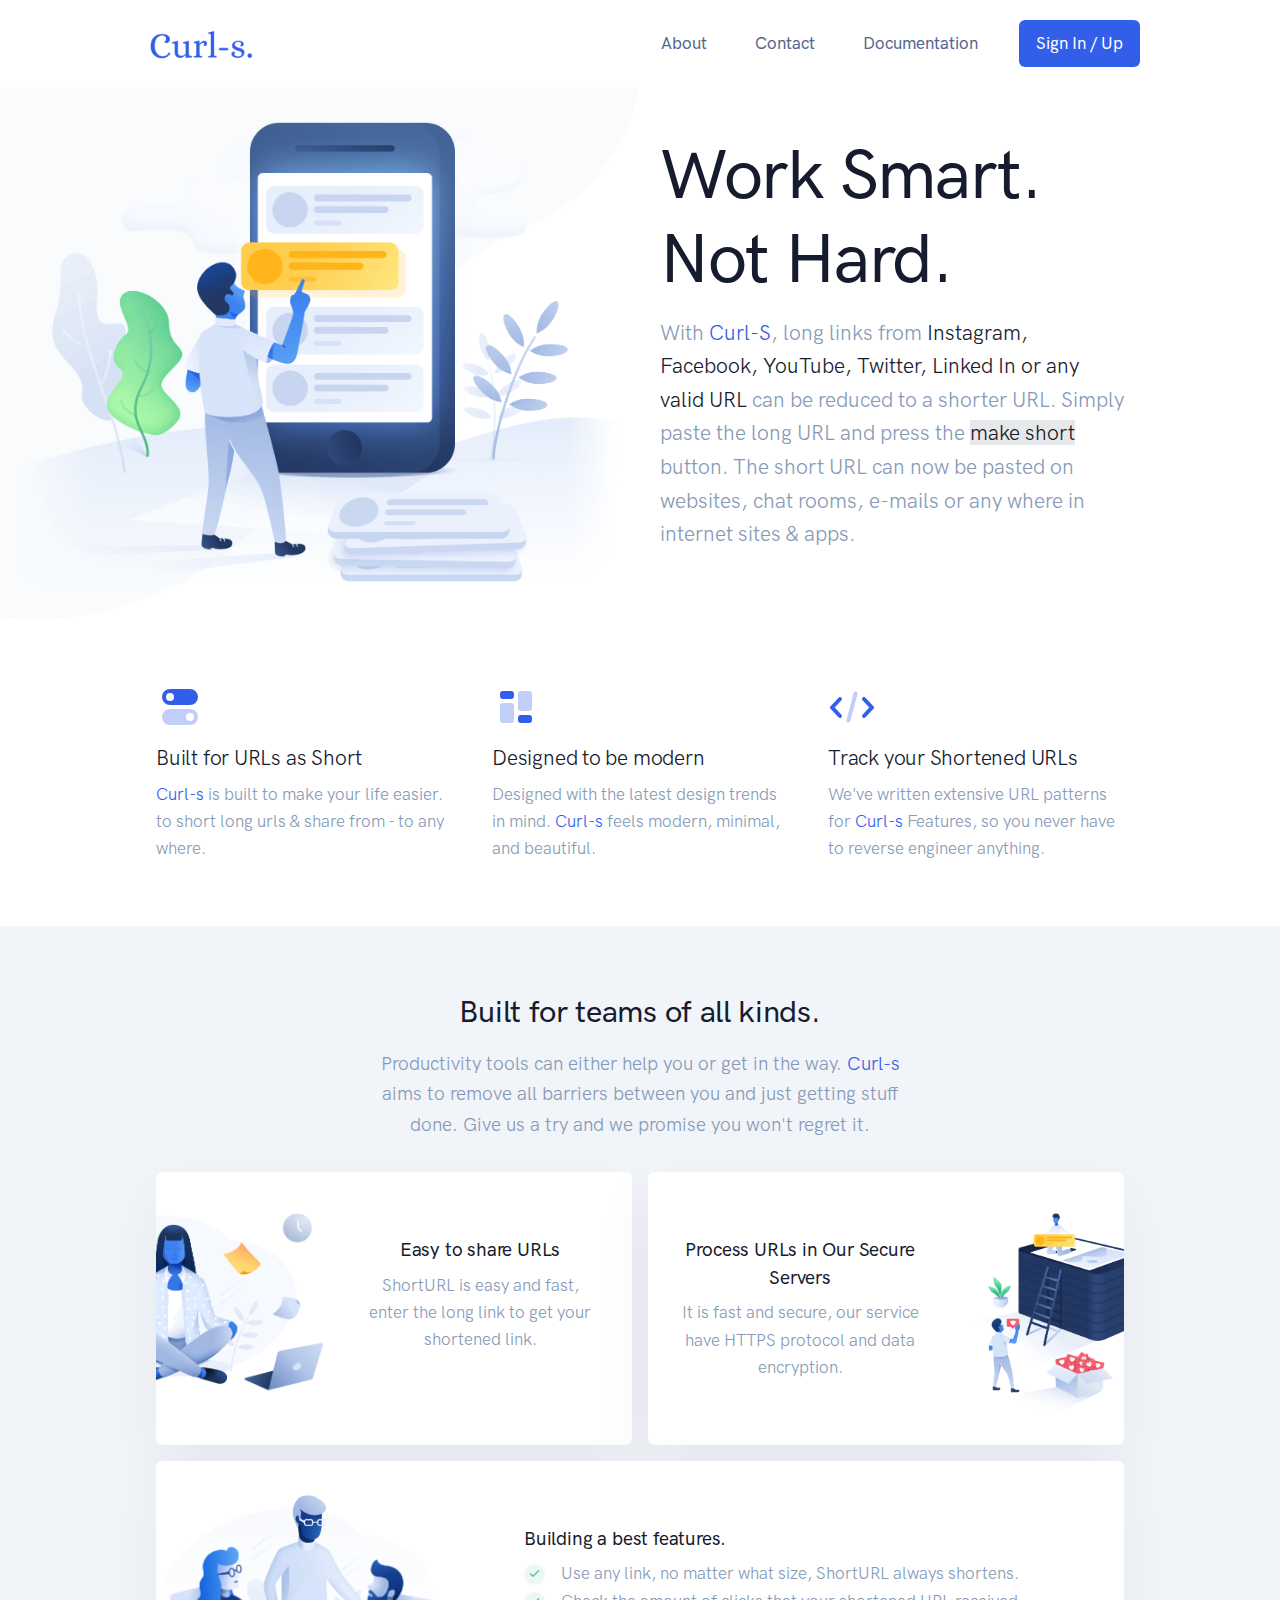
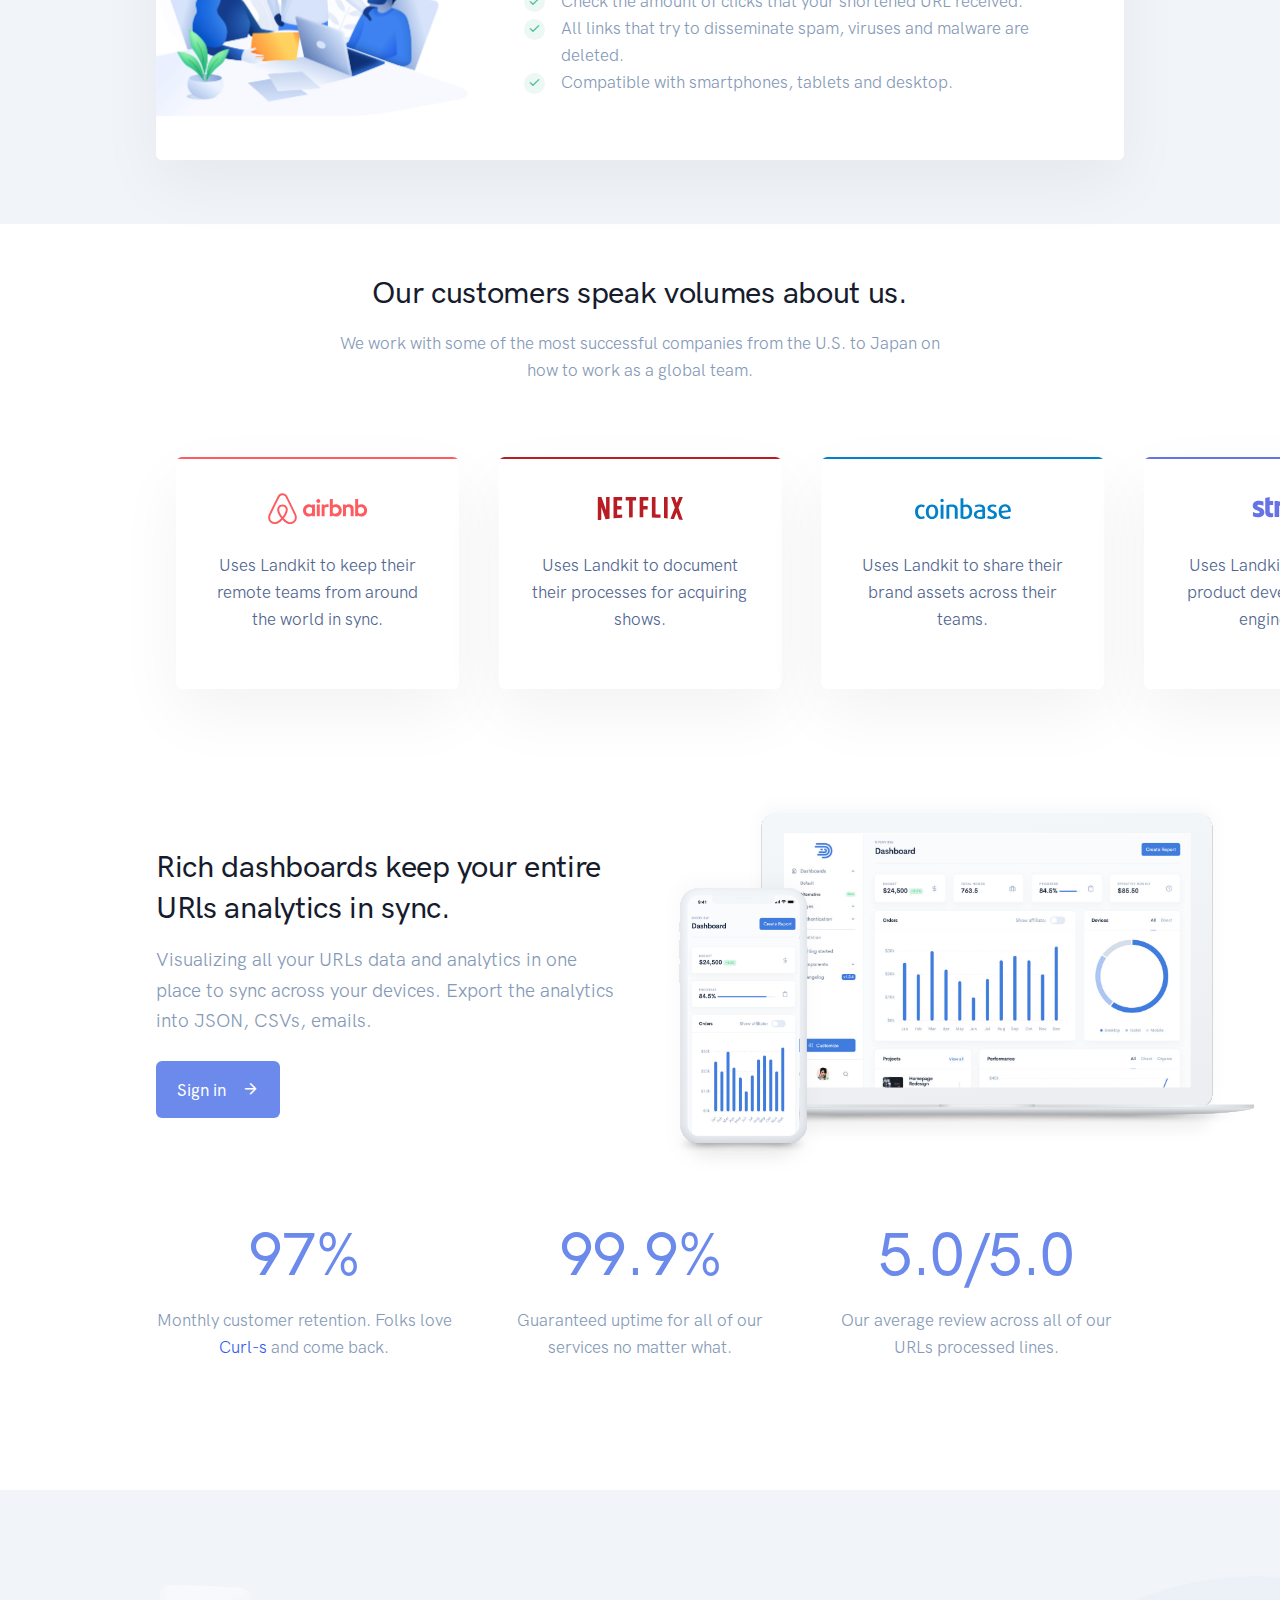
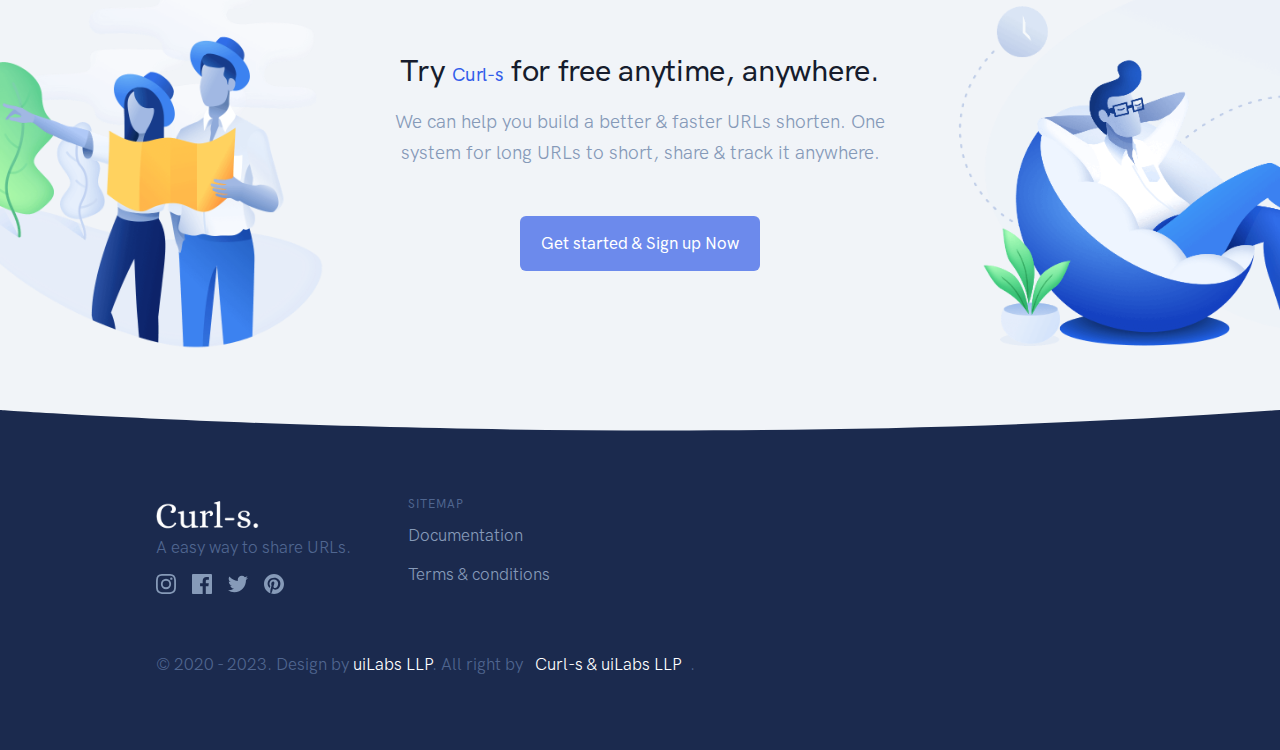
<file: about.html>
<!DOCTYPE html>
<html lang="en">
	<head>
		<meta http-equiv="Content-Type" content="text/html; charset=UTF-8">
		<meta name="viewport" content="width=device-width, initial-scale=1">
		
		<!-- Favicon -->
		<link rel="shortcut icon" href="./assets/img/favicon.ico" type="image/x-icon">
		
		<!-- Map CSS -->
		<link rel="stylesheet" href="./assets/css/mapbox-gl.css">
		
		<!-- Libs CSS -->
		<link rel="stylesheet" href="./assets/css/libs.bundle.css">
		
		<!-- Theme CSS -->
		<link rel="stylesheet" href="./assets/css/theme.default.css">
		
		<!-- Default Css -->
		<!-- <link rel="stylesheet" href="./assets/css/theme.bundle.css">-->
		
		<!-- Title -->
		<title>About Us - Curl-s. | A easy way to Share URLs.</title>
		
		<!-- Cursor animation css -->
		<style>
			.row.top-padding-footer-credits {
				padding-top: 3em;
			}

			.typed-cursor{
			  opacity: 1;
			}
			
			.typed-cursor.typed-cursor--blink{
			  animation: typedjsBlink 0.7s infinite;
			  -webkit-animation: typedjsBlink 0.7s infinite;
					  animation: typedjsBlink 0.7s infinite;
			}
			
			@keyframes typedjsBlink{
			  50% { opacity: 0.0; }
			}
			
			@-webkit-keyframes typedjsBlink{
			  0% { opacity: 1; }
			  50% { opacity: 0.0; }
			  100% { opacity: 1; }
			}
		</style>
	</head>
	<body data-aos-easing="ease-out-quad" data-aos-duration="700" data-aos-delay="0">

		<!-- NAVBAR -->
		<nav class="navbar navbar-expand-lg navbar-light bg-white">
		  <div class="container">
		
			<!-- Brand -->
			<a class="navbar-brand" href="https://curl-s.in">
			  <img src="./assets/img/title_logo.png" class="navbar-brand-img" alt="Curl-s.">
			</a>
		
			<!-- Toggler -->
			<button class="navbar-toggler" type="button" data-bs-toggle="collapse" 
					data-bs-target="#navbarCollapse" aria-controls="navbarCollapse" 
					aria-expanded="false" aria-label="Toggle navigation">
			  <span class="navbar-toggler-icon"></span>
			</button>
		
			<!-- Collapse -->
			<div class="collapse navbar-collapse" id="navbarCollapse">
			  <!-- Toggler -->
			  <button class="navbar-toggler" type="button" data-bs-toggle="collapse" 
					data-bs-target="#navbarCollapse" aria-controls="navbarCollapse" 
					aria-expanded="false" aria-label="Toggle navigation">
				<i class="fe fe-x"></i>
			  </button>
		
			  <!-- Navigation -->
			  <ul class="navbar-nav ms-auto">
				
				<li class="nav-item">
				  <a class="nav-link" id="navbarAbout" href="about.html">About</a>
				   
				</li>
				<li class="nav-item">
				  <a class="nav-link" id="navbarContact" href="contact.html">
					Contact
				  </a>
				  
				</li>
				<li class="nav-item">
				  <a class="nav-link" id="navbarDocumentation" href="documentation.html">
					Documentation
				  </a>
				  
				</li>
			  </ul>
		
			  <!-- Button -->
			  <a class="btn btn-primary btn-sm lift navbar-btn" href="signin.html" target="_blank">Sign In / Up</a>
		
			</div>
		
		  </div>
		</nav>
		<!-- Navbar Ends -->

		<!-- WELCOME -->
		<section class="position-relative pt-5">

			<!-- Shape -->
			<div class="shape shape-fluid-x shape-blur-2 text-light">
				<svg viewBox="0 0 1313 768" fill="none" xmlns="http://www.w3.org/2000/svg">
					<path d="M442.794 768c163.088 0 305.568-88.227 382.317-219.556l.183.556s.249-.749.762-2.181a440.362 440.362 0 0033.192-71.389C901.996 397.81 989.306 277.09 1144.29 206l-.92-.693C1230.34 171.296 1295.63 94.049 1312.83 0H1.294v295.514c-.663 9.909-1 19.908-1 29.986 0 244.386 198.114 442.5 442.5 442.5z" fill="currentColor"></path>
				</svg>
			</div>

			<!-- Content -->
			<div class="container">
				<div class="row align-items-center text-center text-md-start">
				  <div class="col-12 col-md-6">

					<!-- Image -->
					<img src="./assets/img/illustration-4.png" alt="..." class="img-fluid mw-130 float-end mb-6 mb-md-0 aos-init aos-animate" data-aos="fade-right">

				  </div>
				  <div class="col-12 col-md-6">

					<!-- Heading -->
					<h1 class="display-1 fw-bold">
					  <div data-aos="fade-left" class="aos-init aos-animate">Work Smart.</div>
					  <div data-aos="fade-left" data-aos-delay="100" class="aos-init aos-animate">Not Hard.</div>
					</h1>

					<!-- Text -->
					<p class="lead text-md-start text-muted mb-6 mb-lg-8">
						With <span class="text-primary">Curl-S</span>, long links from 
						<span class="text-black">Instagram, Facebook, YouTube, Twitter, Linked In or any valid URL</span> 
						can be reduced to a shorter URL. Simply paste the long URL and press the 
						<span class="btn-black-soft">make short</span> button. 
						The short URL can now be pasted on websites, chat rooms, e-mails or any where in internet sites &amp; apps.
					</p>
				  </div>
				</div> <!-- / .row -->
			</div> <!-- / .container -->
			<!-- Welcome Section End -->
		</section>

		<!-- HUB -->
		<section class="py-8 py-md-11 border-bottom">
		  <div class="container">
			<div class="row">
			  <div class="col-12 col-md-4 aos-init aos-animate" data-aos="fade-up">

				<!-- Icon -->
				<div class="icon text-primary mb-3">
				  <svg width="24" height="24" viewBox="0 0 24 24" xmlns="http://www.w3.org/2000/svg"><g fill="none" fill-rule="evenodd"><path d="M0 0h24v24H0z"></path><path d="M7 3h10a4 4 0 110 8H7a4 4 0 110-8zm0 6a2 2 0 100-4 2 2 0 000 4z" fill="#335EEA"></path><path d="M7 13h10a4 4 0 110 8H7a4 4 0 110-8zm10 6a2 2 0 100-4 2 2 0 000 4z" fill="#335EEA" opacity=".3"></path></g></svg>            </div>

				<!-- Heading -->
				<h3>Built for URLs as Short</h3>

				<!-- Text -->
				<p class="text-muted mb-6 mb-md-0">
				  <span class="text-primary">Curl-s</span> is built to make your life easier. to short long urls &amp; share from - to any where.
				</p>

			  </div>
			  <div class="col-12 col-md-4 aos-init aos-animate" data-aos="fade-up" data-aos-delay="50">

				<!-- Icon -->
				<div class="icon text-primary mb-3">
				  <svg width="24" height="24" viewBox="0 0 24 24" xmlns="http://www.w3.org/2000/svg"><g fill="none" fill-rule="evenodd"><path d="M0 0h24v24H0z"></path><path d="M5.5 4h4A1.5 1.5 0 0111 5.5v1A1.5 1.5 0 019.5 8h-4A1.5 1.5 0 014 6.5v-1A1.5 1.5 0 015.5 4zm9 12h4a1.5 1.5 0 011.5 1.5v1a1.5 1.5 0 01-1.5 1.5h-4a1.5 1.5 0 01-1.5-1.5v-1a1.5 1.5 0 011.5-1.5z" fill="#335EEA"></path><path d="M5.5 10h4a1.5 1.5 0 011.5 1.5v7A1.5 1.5 0 019.5 20h-4A1.5 1.5 0 014 18.5v-7A1.5 1.5 0 015.5 10zm9-6h4A1.5 1.5 0 0120 5.5v7a1.5 1.5 0 01-1.5 1.5h-4a1.5 1.5 0 01-1.5-1.5v-7A1.5 1.5 0 0114.5 4z" fill="#335EEA" opacity=".3"></path></g></svg>            </div>

				<!-- Heading -->
				<h3>
				  Designed to be modern
				</h3>

				<!-- Text -->
				<p class="text-muted mb-6 mb-md-0">
				  Designed with the latest design trends in mind. <span class="text-primary">Curl-s</span> feels modern, minimal, and beautiful.
				</p>

			  </div>
			  <div class="col-12 col-md-4 aos-init aos-animate" data-aos="fade-up" data-aos-delay="100">

				<!-- Icon -->
				<div class="icon text-primary mb-3">
				  <svg width="24" height="24" viewBox="0 0 24 24" xmlns="http://www.w3.org/2000/svg"><g fill="none" fill-rule="evenodd"><path d="M0 0h24v24H0z"></path><path d="M17.272 8.685a1 1 0 111.456-1.37l4 4.25a1 1 0 010 1.37l-4 4.25a1 1 0 01-1.456-1.37l3.355-3.565-3.355-3.565zm-10.544 0L3.373 12.25l3.355 3.565a1 1 0 01-1.456 1.37l-4-4.25a1 1 0 010-1.37l4-4.25a1 1 0 011.456 1.37z" fill="#335EEA"></path><rect fill="#335EEA" opacity=".3" transform="rotate(15 12 12)" x="11" y="4" width="2" height="16" rx="1"></rect></g></svg>            </div>

				<!-- Heading -->
				<h3>
				  Track your Shortened URLs
				</h3>

				<!-- Text -->
				<p class="text-muted mb-0">
				  We've written extensive URL patterns for <span class="text-primary">Curl-s</span> Features, so you never have to reverse engineer anything.
				</p>

			  </div>
			</div> <!-- / .row -->
		  </div> <!-- / .container -->
		</section>

		<!-- ABOUT -->
		<section class="py-8 py-md-11 bg-gray-200">
		  <div class="container">
			<div class="row justify-content-center">
			  <div class="col-12 col-md-10 col-lg-7 text-center">

				<!-- Heading -->
				<h2 class="fw-bold">
				  Built for teams of all kinds.
				</h2>

				<!-- Text -->
				<p class="fs-lg text-muted mb-0 aos-init aos-animate pb-md-6" data-aos="fade-left" data-aos-delay="200">
				  Productivity tools can either help you or get in the way. 
				  <span class="text-primary">Curl-s</span> aims to remove all barriers between you and just getting stuff done. 
				  Give us a try and we promise you won't regret it.
				</p>

			  </div>
			</div> <!-- / .row -->
			<div class="row gx-4">
			  <div class="col-12 col-lg-6 d-lg-flex mb-4">

				<!-- Card -->
				<div class="card shadow-light-lg overflow-hidden aos-init aos-animate" data-aos="fade-up">
				  <div class="row">
					<div class="col-md-4 position-relative">

					  <!-- Image -->
					  <img src="./assets/img/illustration-8.png" class="h-75 position-absolute right-0 mt-7 me-n4" alt="...">

					</div>
					<div class="col-md-8">

					  <!-- Body -->
					  <div class="card-body py-7 py-md-9 text-center">

						<!-- Heading -->
						<h4 class="fw-bold">
						  Easy to share URLs
						</h4>

						<!-- Text -->
						<p class="text-muted mb-0">
						  ShortURL is easy and fast, enter the long link to get your shortened link.
						</p>

					  </div>

					</div>
				  </div> <!-- / .row -->
				</div>

			  </div>
			  <div class="col-12 col-lg-6 d-lg-flex mb-4">

				<!-- Card -->
				<div class="card shadow-light-lg overflow-hidden text-center aos-init aos-animate" data-aos="fade-up">
				  <div class="row">
					<div class="col-md-8">

					  <!-- Body -->
					  <div class="card-body py-7 py-md-9">

						<!-- Heading -->
						<h4 class="fw-bold">
						  Process URLs in Our Secure Servers
						</h4>

						<!-- Text -->
						<p class="text-muted mb-0">
						  It is fast and secure, our service have HTTPS protocol and data encryption.
						</p>

					  </div>

					</div>
					<div class="col-md-4">

					  <!-- Image -->
					  <img src="./assets/img/illustration-6.png" class="h-75 position-absolute left-0 mt-7" alt="...">

					</div>
				  </div> <!-- / .row -->
				</div>

			  </div>
			</div> <!-- / .row -->
			<div class="row">
			  <div class="col-12">

				<!-- Card -->
				<div class="card shadow-light-lg overflow-hidden text-center text-lg-start aos-init aos-animate" data-aos="fade-up">
				  <div class="row">
					<div class="col-md-4 position-relative">

					  <!-- Image -->
					  <img src="./assets/img/illustration-2.png" class="h-75 position-absolute right-0 mt-6" alt="...">

					</div>
					<div class="col-md-8">

					  <!-- Body -->
					  <div class="card-body py-7 py-md-9">

						<!-- Heading -->
						<h4 class="fw-bold">
						  Building a best features.
						</h4>

						<!-- Features -->
						<div class="d-flex">

							<!-- Check -->
							<div class="badge badge-rounded-circle bg-success-soft mt-1 me-4">
								<i class="fe fe-check"></i>
							</div>

							<!-- Text -->
							<p class="text-muted mb-0">
								Use any link, no matter what size, ShortURL always shortens.
							</p>

						</div>
						
						<div class="d-flex">

							<!-- Check -->
							<div class="badge badge-rounded-circle bg-success-soft mt-1 me-4">
								<i class="fe fe-check"></i>
							</div>

							<!-- Text -->
							<p class="text-muted mb-0">
								Check the amount of clicks that your shortened URL received.
							</p>

						</div>
						
						<div class="d-flex">

							<!-- Check -->
							<div class="badge badge-rounded-circle bg-success-soft mt-1 me-4">
								<i class="fe fe-check"></i>
							</div>

							<!-- Text -->
							<p class="text-muted mb-0">
								All links that try to disseminate spam, viruses and malware are deleted.
							</p>

						</div>
						
						<div class="d-flex">

							<!-- Check -->
							<div class="badge badge-rounded-circle bg-success-soft mt-1 me-4">
								<i class="fe fe-check"></i>
							</div>

							<!-- Text -->
							<p class="text-muted mb-0">
								Compatible with smartphones, tablets and desktop.
							</p>

						</div>

					  </div>

					</div>
				  </div> <!-- / .row -->
				</div>

			  </div>
			</div> <!-- / .row -->
		  </div> <!-- / .container -->
		</section>

		<!-- Our Work -->
		<section class="pt-8 pt-md-11">
			<div class="container">
				<div class="row justify-content-center">
					<div class="col-12 col-md-10 col-lg-8 text-center">
						<!-- Heading -->
						<h2 class="fw-bold">
							Our customers speak volumes about us.
						</h2>

						<!-- Text -->
						<p class="text-muted mb-7 mb-md-9">
							We work with some of the most successful companies from the U.S. 
							to Japan on how to work as a global team.
						</p>
					</div>
				</div> <!-- / .row -->
				<div class="row">
					<div class="col-12">

						<!-- Flickity -->
						<div class="flickity-viewport-visible pt-2 pb-9 flickity-enabled is-draggable" data-flickity="{&quot;cellAlign&quot;: &quot;left&quot;, &quot;imagesLoaded&quot;: true, &quot;pageDots&quot;: false, &quot;prevNextButtons&quot;: false, &quot;contain&quot;: true}" tabindex="0">
							<div class="d-block col-12 col-md-5 col-lg-4 flickity-cell is-selected" style="transform: translateX(0%);">
								<!-- Card -->
								<div class="card card-border shadow-light-lg lift lift-lg" style="border-top-color: #FF5A5F;">
									<div class="card-body text-center">
										<!-- Icon -->
										<div class="img-fluid mb-5 w-50 mx-auto" style="color: #FF5A5F;">
											<svg viewBox="0 0 2761 991" xmlns="http://www.w3.org/2000/svg">
												<path d="M1447.629 301.83c0 28.119-22.658 50.76-50.777 50.76-28.118 0-50.76-22.641-50.76-50.76s21.87-50.76 50.76-50.76c28.915.78 50.777 23.43 50.777 50.76zm-209.316 102.317v12.5s-24.202-31.256-75.75-31.256c-85.121 0-151.517 64.828-151.517 154.638 0 89.037 65.615 154.638 151.517 154.638 52.328 0 75.75-32.02 75.75-32.02v13.271c0 6.25 4.697 10.923 10.939 10.923h63.252V393.177h-63.252c-6.242.024-10.939 5.5-10.939 10.97zm0 188.21c-11.703 17.189-35.14 32.028-63.251 32.028-49.98 0-88.258-31.24-88.258-84.356 0-53.11 38.277-84.349 88.258-84.349 27.338 0 52.328 15.62 63.251 32.02v104.658zm121.058-199.156h74.97v293.664h-74.97V393.2zm1119.954-7.818c-51.548 0-75.766 31.255-75.766 31.255V251.85h-74.97v435.015h63.267c6.25 0 10.923-5.47 10.923-10.94v-13.27s24.218 32.02 75.75 32.02c85.137 0 151.518-65.585 151.518-154.623s-66.38-154.669-150.722-154.669zm-12.499 238.214c-28.906 0-51.548-14.824-63.267-32.02V486.92c11.719-15.62 36.709-32.02 63.267-32.02 49.98 0 88.25 31.24 88.25 84.349 0 53.109-38.261 84.348-88.25 84.348zm-177.28-110.891v174.939h-74.985V521.288c0-48.412-15.62-67.949-57.767-67.949-22.642 0-46.08 11.72-60.942 28.907v204.626h-74.955V393.21h59.335c6.25 0 10.938 5.469 10.938 10.938v12.5c21.87-22.658 50.76-31.256 79.652-31.256 32.808 0 60.147 9.386 82.016 28.126 26.543 21.87 36.709 49.98 36.709 99.189zm-450.65-127.323c-51.532 0-75.75 31.255-75.75 31.255V251.85h-74.97v435.015h63.251c6.25 0 10.939-5.47 10.939-10.94v-13.27s24.218 32.02 75.75 32.02c85.137 0 151.518-65.585 151.518-154.623.78-89.045-65.6-154.669-150.737-154.669zm-12.498 238.214c-28.891 0-51.533-14.824-63.252-32.02V486.92c11.719-15.62 36.709-32.02 63.252-32.02 49.996 0 88.257 31.24 88.257 84.349 0 53.109-38.261 84.348-88.257 84.348zm-203.05-238.214c22.641 0 34.36 3.917 34.36 3.917v69.5s-62.48-21.088-101.52 23.438v205.399H1481.2V393.2h63.267c6.25 0 10.923 5.469 10.923 10.938v12.5c14.075-16.409 44.535-31.256 67.957-31.256zM844.705 660.306c-3.901-9.37-7.81-19.52-11.711-28.119-6.258-14.051-12.507-27.338-17.96-39.83l-.781-.78c-53.897-117.156-111.68-235.858-172.606-352.999l-2.34-4.696a1536.65 1536.65 0 01-18.734-36.71c-7.817-14.067-15.62-28.89-28.119-42.958-24.99-31.24-60.918-48.427-99.18-48.427-39.057 0-74.198 17.188-99.96 46.859-11.72 14.052-20.317 28.891-28.12 42.958a1695.173 1695.173 0 01-18.732 36.71l-2.349 4.696c-60.138 117.141-118.709 235.85-172.598 353l-.788 1.552c-5.462 12.514-11.719 25.786-17.968 39.83-3.901 8.597-7.803 17.968-11.704 28.118-10.158 28.892-13.287 56.23-9.37 84.357 8.59 58.578 47.632 107.763 101.529 129.647 20.309 8.598 41.398 12.5 63.26 12.5 6.249 0 14.051-.78 20.308-1.569 25.779-3.12 52.33-11.703 78.107-26.543 32.02-17.968 62.48-43.73 96.84-81.22 34.36 37.49 65.6 63.252 96.84 81.22 25.786 14.84 52.329 23.422 78.1 26.543 6.249.796 14.066 1.568 20.316 1.568 21.87 0 43.73-3.9 63.252-12.499 54.677-21.884 92.938-71.85 101.536-129.647 6.203-27.331 3.082-54.654-7.068-83.56zm-352.219 40.61c-42.178-53.109-69.517-103.09-78.88-145.252-3.9-17.968-4.688-33.588-2.34-47.647 1.553-12.5 6.25-23.438 12.499-32.808 14.84-21.074 39.83-34.36 68.729-34.36 28.907 0 54.677 12.498 68.736 34.36 6.25 9.37 10.931 20.316 12.507 32.808 2.333 14.067 1.553 30.46-2.348 47.647-9.402 41.383-36.74 91.37-78.903 145.252zm311.6 36.71c-5.46 40.61-32.8 75.765-71.06 91.385-18.742 7.802-39.058 10.15-59.352 7.802-19.52-2.348-39.057-8.598-59.35-20.3-28.119-15.636-56.23-39.83-89.038-75.767 51.54-63.252 82.78-121.058 94.5-172.59 5.469-24.218 6.257-46.08 3.9-66.397-3.113-19.52-10.15-37.489-21.081-53.109-24.226-35.156-64.843-55.45-110.127-55.45-45.283 0-85.901 21.09-110.111 55.45-10.93 15.62-17.968 33.588-21.09 53.11-3.12 20.316-2.348 42.958 3.902 66.395 11.71 51.533 43.73 110.112 94.491 173.371-32.02 35.929-60.919 60.147-89.037 75.766-20.31 11.72-39.822 17.969-59.343 20.302a124.96 124.96 0 01-59.359-7.803c-38.261-15.62-65.6-50.776-71.061-91.386-2.341-19.52-.788-39.042 7.03-60.91 2.332-7.819 6.249-15.62 10.15-24.991 5.47-12.499 11.703-25.786 17.96-39.057l.788-1.553c53.882-116.376 111.672-235.085 171.81-350.666l2.341-4.697c6.258-11.703 12.507-24.202 18.749-35.92 6.25-12.5 13.271-24.219 21.87-34.377 16.4-18.725 38.26-28.891 62.478-28.891 24.218 0 46.08 10.166 62.48 28.891 8.598 10.182 15.62 21.9 21.87 34.376 6.256 11.719 12.506 24.218 18.74 35.921l2.348 4.697a10341.109 10341.109 0 01171.038 351.446v.78c6.257 12.515 11.719 26.559 17.968 39.073 3.901 9.355 7.81 17.157 10.15 24.975 6.235 20.285 8.575 39.822 5.447 60.123z" fill="currentColor" fill-rule="nonzero"></path>
											</svg>
										</div>

										<!-- Text -->
										<p class="text-gray-700 mb-5">
											Uses Landkit to keep their remote teams from around the world in sync.
										</p>
									</div>
								</div>
							</div>
							
							<div class="d-block col-12 col-md-5 col-lg-4 flickity-cell" aria-hidden="true" style="transform: translateX(100%);">
								<!-- Card -->
								<div class="card card-border shadow-light-lg lift lift-lg" style="border-top-color: #B81D24;">
									<div class="card-body text-center">
										<!-- Icon -->
										<div class="img-fluid mb-5 w-50 mx-auto" style="color: #B81D24;">
											<svg viewBox="0 0 2761 991" xmlns="http://www.w3.org/2000/svg">
												<path d="M2140.629 749.008c29.915 2.896 59.815 6.007 89.644 9.225l65.859-162.412 62.6 177.393a7894.176 7894.176 0 0196.232 12.643l-109.75-311.073L2455 204.021h-92.981l-.967 1.33-59.307 146.273-52.068-147.581h-91.807l94.779 268.625-112.013 276.34h-.007zm-69.432-6.364V204.02h-91.77v531.064c30.609 2.36 61.233 4.892 91.77 7.552v.007zm-689.374-30.12c24.774 0 49.52.186 74.222.386V515.03h110.244v-84.267h-110.237V288.388h126.97v-84.367h-219.099v508.575c5.95 0 11.929-.093 17.9-.072zm-284.928 5.149a8147.87 8147.87 0 0191.82-2.746V288.402h85.779v-84.36h-263.377v84.36h85.792v429.27h-.014zm-701.862 56.793V453.568l108.662 307.94a7954.136 7954.136 0 01100.442-10.605V204.03h-88.055v332.396L398.828 204.03H307V786h.551c29.092-4.019 58.284-7.837 87.482-11.534zM922.625 288.38v-84.352h-219.12v537.757a7890.227 7890.227 0 01218.941-15.81v-84.432a7642.138 7642.138 0 00-126.805 8.445V515.066h110.244v-84.317H795.64V288.38h126.984zm842.27 349.13V204h-92.171v513.98c73.32 2.69 146.352 6.436 219.142 11.156v-84.481a8007.367 8007.367 0 00-126.97-7.151v.007z" fill="currentColor" fill-rule="nonzero"></path>
											</svg>
										</div>

										<!-- Text -->
										<p class="text-gray-700 mb-5">
											Uses Landkit to document their processes for acquiring shows.
										</p>
									</div>
								</div>
							</div>
							
							<div class="d-block col-12 col-md-5 col-lg-4 flickity-cell" aria-hidden="true" style="transform: translateX(200%);">
								<!-- Card -->
								<div class="card card-border shadow-light-lg lift lift-lg" style="border-top-color: #0081C9;">
									<div class="card-body text-center">
										<!-- Icon -->
										<div class="img-fluid mb-5 w-50 mx-auto" style="color: #0081C9;">
											<svg viewBox="0 0 2761 991" xmlns="http://www.w3.org/2000/svg">
												<path d="M326.558 759C247.442 759 170 702.045 170 573.476c0-128.987 77.442-185.105 156.558-185.105 38.93 0 69.489 10.051 91.256 24.29l-23.86 52.349c-14.652-10.47-36.42-17.17-58.187-17.17-47.72 0-91.255 37.69-91.255 124.799 0 87.108 44.79 125.636 91.255 125.636 21.768 0 43.535-6.7 58.186-17.17l23.861 53.605C395.209 749.787 365.488 759 326.558 759zm272.512 0c-100.884 0-156.558-79.989-156.558-185.524s55.255-185.105 156.558-185.105c100.883 0 156.558 79.151 156.558 185.105C755.628 679.011 699.953 759 599.07 759zm0-313.255c-56.093 0-83.721 50.255-83.721 126.894 0 76.638 27.628 127.312 83.72 127.312 56.094 0 83.722-50.674 83.722-127.312 0-76.639-27.628-126.894-83.721-126.894zm253.674-114.748c-23.86 0-43.116-18.427-43.116-41.042 0-22.614 19.256-41.041 43.116-41.041s43.116 18.427 43.116 41.041c0 22.615-19.674 41.042-43.116 41.042zm-36.418 64.493h72.837v355.972h-72.837V395.49zm358.325 355.972V514.008c0-41.46-25.116-67.425-74.511-67.425-26.373 0-50.652 4.606-65.303 10.47V751.88h-72V413.498c35.582-14.657 81.21-25.127 136.884-25.127 99.628 0 147.767 43.554 147.767 118.936v244.574h-72.837v-.42zm264.14 7.538c-46.047 0-91.675-11.307-119.721-25.127V233h72v171.704c17.163-7.957 44.79-14.658 69.488-14.658 91.675 0 154.047 66.169 154.047 175.054 0 134.432-69.489 193.9-175.814 193.9zM1448 446.583c-19.674 0-43.116 4.606-56.93 11.726v233.685c10.465 4.606 30.977 9.213 51.488 9.213 57.349 0 99.628-39.785 99.628-130.662.419-77.895-36.419-123.962-94.186-123.962zM1810.512 759c-102.14 0-154.047-41.46-154.047-111.817 0-99.253 105.488-116.842 213.07-122.705v-22.615c0-44.81-29.721-60.724-75.349-60.724-33.488 0-74.512 10.47-98.372 21.777l-18.419-49.418c28.465-12.563 76.605-25.127 124.326-25.127 84.977 0 136.884 33.084 136.884 121.03v224.472c-25.535 13.82-77.86 25.127-128.093 25.127zm59.441-186.361c-72.837 3.769-145.255 10.05-145.255 73.288 0 37.69 28.883 60.724 83.72 60.724 23.024 0 50.233-3.769 61.535-9.213v-124.8zM2101.023 759c-41.442 0-84.976-11.307-110.93-25.127l24.28-55.28c18.418 11.307 57.348 23.033 84.557 23.033 38.93 0 64.884-19.265 64.884-48.999 0-32.246-27.21-44.81-63.21-58.211-47.72-18.008-100.883-39.785-100.883-106.373 0-58.63 45.628-99.672 124.744-99.672 43.116 0 78.698 10.47 103.814 25.127l-22.605 50.255c-15.907-10.05-47.72-20.94-73.255-20.94-37.675 0-58.605 19.684-58.605 45.649 0 32.247 26.372 43.554 61.535 56.955 49.395 18.427 104.232 38.948 104.232 108.467C2239.163 717.12 2190.186 759 2101.023 759zm489.35-187.199l-236.513 33.084c7.117 64.075 48.977 96.322 108.838 96.322 35.581 0 74.093-8.795 98.372-21.777l20.93 54.024c-27.628 14.657-75.349 25.127-124.326 25.127-112.186 0-174.976-72.032-174.976-185.524 0-108.885 60.697-185.105 160.325-185.105 92.512 0 147.35 60.725 147.35 156.628.836 8.794.836 18.008 0 27.221zm-147.768-130.662c-55.256 0-91.675 42.297-92.93 116.423l172.465-23.87c-.838-61.982-32.233-92.553-79.535-92.553z" fill="currentColor" fill-rule="nonzero"></path>
											</svg>
										</div>
										<!-- Text -->
										<p class="text-gray-700 mb-5">
											Uses Landkit to share their brand assets across their teams.
										</p>

									</div>
								</div>

							</div>
							
							<div class="d-block col-12 col-md-5 col-lg-4 flickity-cell" aria-hidden="true" style="transform: translateX(300%);">
								<!-- Card -->
								<div class="card card-border shadow-light-lg lift lift-lg" style="border-top-color: #6772E5;">
									<div class="card-body text-center">

										<!-- Icon -->
										<div class="img-fluid mb-5 w-50 mx-auto" style="color: #6772E5;">
											<svg viewBox="0 0 2761 991" xmlns="http://www.w3.org/2000/svg">
												<path d="M666.751 420.38c0-17.962 14.764-24.873 39.222-24.873 35.063 0 79.355 10.597 114.42 29.482V316.742c-38.293-15.2-76.126-21.188-114.42-21.188-93.665 0-155.952 48.827-155.952 130.358 0 127.126 175.326 106.861 175.326 161.676 0 21.185-18.453 28.096-44.292 28.096-38.294 0-87.203-15.662-125.96-36.85V688.46c42.91 18.425 86.28 26.253 125.96 26.253 95.968 0 161.947-47.44 161.947-129.892-.46-137.263-176.25-112.852-176.25-164.442zM978.65 203.432l-112.579 23.95-.46 368.954c0 68.175 51.215 118.378 119.5 118.378 37.834 0 65.516-6.908 80.741-15.2V606.01c-14.76 5.988-87.663 27.176-87.663-40.996V401.495h87.663v-98.11H978.19l.46-99.953zm230.697 134.037l-7.384-34.084h-99.66v403.038h115.349V433.28c27.218-35.467 73.36-29.019 87.663-23.954v-105.94c-14.764-5.53-68.747-15.663-95.968 34.083zm124.111-34.084h115.81v403.038h-115.81V303.385zm0-35.007l115.81-24.873V150l-115.81 24.413v93.965zm356.654 27.176c-45.217 0-74.284 21.188-90.43 35.93l-6.002-28.559h-101.502V840l115.345-24.41.464-130.355c16.61 11.977 41.061 29.019 81.665 29.019 82.589 0 157.795-66.329 157.795-212.343-.461-133.58-76.591-206.357-157.335-206.357zm-27.682 317.364c-27.222 0-43.374-9.67-54.443-21.647l-.464-170.89c11.997-13.357 28.607-22.568 54.907-22.568 41.986 0 71.053 46.98 71.053 107.32 0 61.724-28.607 107.785-71.053 107.785zm548.59-106.401c0-117.918-57.213-210.963-166.56-210.963-109.814 0-176.254 93.048-176.254 210.043 0 138.643 78.44 208.657 191.015 208.657 54.907 0 96.432-12.437 127.806-29.939V592.19c-31.37 15.663-67.361 25.337-113.039 25.337-44.756 0-84.435-15.663-89.509-70.015h225.62c0-5.991.922-29.941.922-40.995zm-227.926-43.758c0-52.05 31.838-73.7 60.905-73.7 28.143 0 58.135 21.65 58.135 73.7h-119.04z" fill="currentColor" fill-rule="nonzero"></path>
											</svg>
										</div>
										<!-- Text -->
										<p class="text-gray-700 mb-5">
											Uses Landkit to plan their product development with engineering.
										</p>

									</div>
								</div>
							</div>
							
							<div class="d-block col-12 col-md-5 col-lg-4 flickity-cell" aria-hidden="true" style="transform: translateX(400%);">
								<!-- Card -->
								<div class="card card-border shadow-light-lg lift lift-lg" style="border-top-color: #CB2027;">
									<div class="card-body text-center">

										<!-- Icon -->
										<div class="img-fluid mb-5 w-50 mx-auto" style="color: #CB2027;">
											<svg viewBox="0 0 2761 991" xmlns="http://www.w3.org/2000/svg">
												<path d="M705.019 399.95c27.127 0 53.153-22.584 57.68-50.446 5.35-27.119-13.037-49.703-40.144-49.703-27.115 0-53.145 22.584-57.74 49.703-5.29 27.862 12.342 50.446 40.204 50.446zm1840.855 80.607h60.682c8.316 0 13.186-3.377 15.059-11.137a2716.172 2716.172 0 018.961-35.996c1.796-6.984-2.271-12.278-10.015-12.278h-59.879c4.314-17.161 21.107-72.876 21.107-109.2 0-72.54-61.598-134.244-149-134.244-98.708 0-162.925 66.243-162.925 159.455 0 27.188 10.144 58.879 22.717 78.537-5.411-.309-10.83-.462-16.25-.46-75.002 0-122.244 40.685-122.244 99.887 0 55.562 43.8 77.153 85.038 91.522 36.63 12.766 70.362 18.706 70.362 47.322 0 19.295-18.56 30.618-54.884 30.618-43.098 0-66.783-20.296-72.803-27.995 4.083-3.208 10.156-10.846 10.156-23.573 0-17.802-12.505-32.332-35.73-32.332-19.65 0-36.263 16.027-40.435 37.11-31.561 25.82-66.008 42.553-114.864 42.553-48.105 0-73.074-25.021-73.074-78.263 11.278 3.434 40.645 7.558 60.053 7.558 81.455 0 136.968-37.01 136.968-111.124 0-39.854-34.987-81.709-104.204-81.709h-.157c-91.038 0-142.032 57.668-164.297 121.098a1300.764 1300.764 0 00-18.747-4.374c4.98-14.07 8.554-30.375 8.554-48.452 0-31.328-19.4-68.272-71.314-68.272-36.162 0-70.463 23.685-94.237 59.185 5.915-23.157 9.837-38.578 10.091-39.611 1.55-6.057-.972-12.803-10.418-12.803h-53.282c-7.594 0-12.953 2.683-15.112 11.33-1.448 5.766-19.755 77.597-37.577 147.54-11.226 43.61-69.298 97.897-142.287 97.897-48.113 0-73.061-26.667-73.061-79.93 12.589 5.012 40.64 9.22 60.04 9.22 84.768 0 136.968-37.008 136.968-111.123 0-39.854-34.983-81.709-104.207-81.709h-.15c-102.513 0-165.31 79.623-175.95 169.902-4.426 37.53-36.101 89.064-70.439 89.064-16.729 0-26.058-10.507-26.058-28.346 0-15.405 10.846-53.076 22.733-100.286 3.983-15.793 10.027-39.886 16.73-66.581h55.73c8.297 0 13.163-3.377 15.047-11.137 2.668-11.173 7.562-30.666 8.95-35.996 1.796-6.984-2.247-12.278-10.015-12.278h-54.803s25.23-100.674 25.832-103.26c2.429-10.237-6.137-16.144-15.1-14.26 0 0-42.359 8.292-50.215 9.93-7.896 1.598-14.025 5.936-16.878 17.319l-22.435 90.27h-44.005c-8.296 0-13.175 3.386-15.035 11.13a3732.041 3732.041 0 01-8.95 36.003c-1.82 6.985 2.244 12.279 10.003 12.279h43.155c-.307 1.235-15.587 59.363-27.947 111.418-5.818 25.033-25.303 83.61-57.212 83.61-19.061 0-27.115-9.616-27.115-30.239 0-32.477 31.97-113.779 31.97-150.67 0-49.28-26.438-77.832-80.6-77.832-34.14 0-69.54 22.044-84.541 41.391 0 0 4.551-15.837 6.109-21.926 1.662-6.432-1.788-12.75-10.233-12.75H837.25c-11.27 0-14.385 6.024-16.04 12.65-.661 2.658-19.743 77.588-38.062 149.52-12.528 49.255-42.972 90.412-75.523 90.412-16.737 0-24.19-10.503-24.19-28.341 0-15.414 9.959-53.448 21.842-100.653 14.457-57.471 27.212-104.797 28.576-110.325 1.78-7.086-1.388-13.26-10.52-13.26H670.06c-9.652 0-13.098 5.065-15.132 12.102 0 0-14.994 56.76-30.871 119.948-11.532 45.858-24.267 92.567-24.267 114.513 0 39.164 17.585 68.684 65.928 68.684 37.312 0 66.84-18.92 89.387-43.03-3.312 13.05-5.427 21.31-5.64 22.153-1.946 7.46.41 14.054 9.2 14.054h54.516c9.49 0 13.138-3.817 15.12-12.093 1.908-7.897 42.625-168.05 42.625-168.05 10.761-43.02 37.38-71.508 74.829-71.508 17.758 0 33.127 11.758 31.348 34.608-1.977 25.138-32.292 115.446-32.292 155.081 0 30 11.124 68.813 67.598 68.813 38.494 0 66.832-18.456 87.438-42.275 7.546 25.28 27.535 42.275 64.201 42.275 60.937 0 97.667-36.141 119.247-72.444 17.907 42.178 59.847 72.424 121.348 72.424 62.684 0 111.193-26.425 145.57-62.349l-10.72 42.053c-1.95 7.574 1.347 13.53 10.24 13.53h53.957c7.388 0 12.645-3.757 14.562-11.517.948-3.809 8.744-33.938 19.755-76.75 21.059-81.922 54.904-166.915 105.762-166.915 17.935 0 25.29 10.027 25.29 25.824 0 7.449-2.162 13.884-4.03 17.334-24.65-4.898-44.482 7.271-44.482 33.592 0 17.148 18.045 32.736 42.4 32.736 18.61 0 33.995-4.564 46.265-12.824a1729.855 1729.855 0 0136.15 7.86 237.795 237.795 0 00-2.829 35.904c0 65.754 46.951 121.518 131.11 121.518 65.947 0 111.204-24.125 150.27-55.054 18.78 30.727 66.195 55.558 128.402 55.558 85.26 0 133.615-44.332 133.615-102.932 0-53.04-43.541-72.562-88.443-88.815-36.5-13.186-66.944-20.356-66.944-46.152 0-21.144 16.644-30.815 45.171-30.815 18.509 0 32.405 3.986 39.826 6.068 7.36 18.42 22.588 38.817 48.585 38.817 21.999 0 31.877-17.399 31.877-33.422 0-45.612-75.98-50.393-75.98-148.214 0-60.827 34.42-111.006 105.702-111.006 49.53 0 81.874 31.408 81.874 82.1 0 41.794-25.348 116.196-25.348 116.196h-43.086c-8.28 0-13.166 3.385-15.038 11.128a3072.974 3072.974 0 01-8.966 36.004c-1.812 6.985 2.251 12.279 10.015 12.279h42.069s-43.49 160.391-43.49 189.56c0 39.164 22.072 68.676 70.435 68.676 68.406 0 111.152-44.454 129.738-109.095 1.444-4.999-1.388-9.07-6.452-9.07h-26.099c-5.209 0-8.231 2.97-9.546 8.062-5.896 22.947-20.506 47.088-49.276 47.088-16.729 0-26.054-10.507-26.054-28.342 0-15.41 10.2-51.486 22.75-100.285 5.98-23.238 16.624-66.59 16.624-66.59zm-539.375-2.74c24.19 0 35.682 16.092 35.682 35.27 0 32.437-25.158 52.217-64.508 52.217-14.082 0-33.769-3.337-45.393-7.21 4.886-29.831 26.477-80.277 74.22-80.277zm-569.035 0c26.477 0 35.67 16.092 35.67 35.27 0 32.437-25.147 52.217-64.492 52.217-14.086 0-33.773-3.337-45.394-7.21 4.858-29.831 24.004-80.277 74.216-80.277zM390.64 177C218.03 177 131 300.753 131 403.952c0 62.486 23.657 118.077 74.397 138.788 8.32 3.406 15.773.117 18.186-9.095 1.679-6.375 5.649-22.454 7.42-29.156 2.438-9.112 1.49-12.307-5.225-20.248-14.63-17.258-23.98-39.6-23.98-71.246 0-91.812 68.692-174.005 178.872-174.005 97.566 0 151.163 59.613 151.163 139.227 0 104.753-46.354 193.164-115.18 193.164-38.005 0-66.456-31.433-57.337-69.983 10.919-46.023 32.07-95.694 32.07-128.914 0-29.738-15.962-54.542-48.996-54.542-38.853 0-70.064 40.193-70.064 94.036 0 34.294 11.588 57.487 11.588 57.487s-39.76 168.465-46.729 197.969c-13.88 58.757-2.09 130.786-1.093 138.061.589 4.31 6.129 5.335 8.638 2.082 3.584-4.676 49.853-61.804 65.59-118.89 4.45-16.165 25.553-99.859 25.553-99.859 12.621 24.077 49.513 45.285 88.746 45.285 116.785 0 196.024-106.472 196.024-248.988C620.643 277.363 529.367 177 390.64 177z" fill="currentColor" fill-rule="nonzero"></path>
											</svg>
										</div>
										<!-- Text -->
										<p class="text-gray-700 mb-5">
											Uses Landkit to share financial projections with their investors.
										</p>
									</div>
								</div>
							</div>
							
							<div class="d-block col-12 col-md-5 col-lg-4 flickity-cell" aria-hidden="true" style="transform: translateX(500%);">
								<!-- Card -->
								<div class="card card-border shadow-light-lg lift lift-lg" style="border-top-color: #DA5988;">
									<div class="card-body text-center">

										<!-- Icon -->
										<div class="img-fluid mb-5 w-50 mx-auto" style="color: #DA5988;">
											<svg viewBox="0 0 2761 991" xmlns="http://www.w3.org/2000/svg">
												<path d="M951.211 442.866c25.294 0 45.797-20.48 45.797-45.739 0-25.263-20.503-45.738-45.797-45.738-25.294 0-45.797 20.475-45.797 45.738 0 25.26 20.503 45.739 45.797 45.739zm1511.432 156.271c-6.967-4.891-12.345-5.702-16.808 3.797-76.919 166.334-206.54 83.33-193.664 90.636 28.751-13.132 104.37-73.682 92.94-157.289-6.94-51.095-50.864-73.76-97.486-65.644-81.381 14.166-111.32 101.806-96.078 179.397 2.667 13.325 7.432 24.315 12.193 35.08-91.965 74.669-128.486-66.842-132.63-83.753-.164-.905 71.01-60.137 90.805-201.281 20.748-147.928-26.516-174.864-74.847-174.023-89.436 1.556-113.603 188.124-81.135 343.615-2.72.707-15.375 7.706-35.71 8.49-14.632-45.97-77.156-86.266-93.519-70.738-40.954 38.842 9.932 114.782 45.737 120.738-21.51 132.267-156.021 99.51-130.982-66.2 43.803-81.215 77.117-201.975 71.173-274.877-2.106-25.81-21.219-60.39-64.443-58.675-83.139 3.284-92.177 189.904-82.43 322.356-.484-3.263-5.111 16.092-39.18 25.715-8.06-44.66-80.083-89.49-97.038-67.937-31.738 40.338 23.266 112.262 49.32 117.278-21.51 132.263-156.017 99.505-130.977-66.204 43.802-81.21 77.112-201.971 71.168-274.873-2.106-25.814-21.215-60.395-64.443-58.684-83.139 3.288-92.177 189.908-82.43 322.36-.489-3.314-5.224 16.679-40.683 26.142-1.187-57.942-73.474-84.511-90.839-66.023-30.948 32.956 7.088 100.574 42.275 117.282-21.508 132.263-156.016 99.505-130.977-66.204 43.803-81.21 77.117-201.971 71.17-274.873-2.103-25.814-21.216-60.395-64.445-58.684-83.134 3.288-89.824 199.29-80.078 331.738-27.383 117.14-119.214 263.426-107.284-29.616 1.179-20.557 2.465-28.361-7.8-36.058-7.691-5.982-25.181-3.103-34.742-2.866-11.62.465-14.534 7.253-17.102 17.514-5.982 26.496-7.057 52.181-7.912 87.227-.56 16.394-1.877 24.043-8.201 46.397-6.315 22.35-42.344 63.201-62.07 56.37-27.366-9.395-18.388-86.528-13.26-139.524 4.273-41.88-9.41-60.688-44.467-67.527-20.525-4.271-32.995-3.616-54.37-10.344-20.213-6.36-24.785-44.535-67.897-31.813-23.58 6.964-8.421 56.848-14.089 93.82-27.862 181.871-85.835 186.866-112.731 98.518 121.131-296.205 35.04-412.978-15.353-412.978-52.488 0-112.486 36.097-87.08 267.059-12.353-3.599-16.152-5.538-29.675-5.538-76.482 0-128.59 61.731-128.59 137.882 0 76.151 52.112 137.887 128.595 137.887 45.15 0 76.849-20.501 100.857-52.216 15.664 22.397 34.738 52.56 69.619 51.203 103.969-4.043 134.205-216.977 137.775-228.854 11.115 1.71 21.63 4.947 31.894 6.658 17.102 2.564 18.345 9.322 17.956 26.496-4.532 144.82 22.234 195.528 82.948 195.528 33.828 0 63.978-33.185 84.749-56.913 15.513 31.968 40.233 55.934 73.396 56.908 80.358 1.996 111.126-125.884 108.32-109.055-2.201 13.205 26.071 108.335 108.8 108.68 102.475.431 121.523-112.085 123.794-130.93.284-3.75.41-3.362 0 0l-.078 1.142c32.533-6.043 49.32-23.458 49.32-23.458s26.122 154.996 122.887 153.25c100.486-1.818 119.435-103.525 121.921-123.358.328-4.706.522-4.155 0 0l-.039.582c38.645-14.037 48.81-28.125 48.81-28.125s20.762 151.914 122.888 153.242c91.007 1.19 124.736-91.86 124.934-130.806 15.35.164 43.743-9.093 43.078-9.62 0 0 33.335 132.824 126.427 139.646 43.708 3.202 76.495-24.557 95.186-37.218 43.923 35.515 190.185 80.879 282.538-75.453 13.036-22.436-14.99-48.94-19.911-52.401zM400.883 712.64c-44.623 0-73.236-41.196-73.236-85.615 0-44.415 26.265-85.611 70.888-85.611 20.08 0 31.25 2.206 46.889 15.786 2.836 11.158 10.873 36.895 14.784 48.582 5.24 15.64 11.473 28.953 17.757 43.441-8.978 37.162-38.411 63.417-77.082 63.417zm108.739-154.134c-1.856-2.952-1.468-1.138-3.544-3.926-8.18-22.216-23.943-71.803-25.769-128.126-2.063-63.713 8.572-138.395 39.927-138.395 21.245 0 43.824 151.355-10.619 270.447h.005zm628.3-66.386c-5.033-37.808-5.297-206.358 35.23-201.716 22.376 9.05-14.188 168.097-35.23 201.716zm295.928 0c-5.033-37.808-5.296-206.358 35.23-201.716 22.377 9.05-14.188 168.097-35.23 201.716zm293.58 2.349c-5.037-37.813-5.296-206.362 35.226-201.72 22.376 9.05-14.188 168.1-35.226 201.72zm324.11-213.93c37.052-3.835 35.524 157.715-38.848 259.707-9.59-36.865-24.297-247.05 38.848-259.711v.004zm155.736 347.623c-11.9-60.02 18.85-99.44 50.55-103.763 11.08-1.767 27.136 5.4 30.34 18.799 5.265 25.25-.765 62.705-71.714 110.227.104.405-6.522-11.894-9.172-25.263h-.004z" fill="currentColor" fill-rule="nonzero"></path>
											</svg>
										</div>
										<!-- Text -->
										<p class="text-gray-700 mb-5">
										Uses Landkit to plan their priorities for the company quarterly and annually.
										</p>
									</div>
								</div>
							</div>
						</div>

					</div>
				</div>
			</div> <!-- / .container -->
		</section>

		<!-- ABOUT -->
		<section class="pt-5 pt-md-7">
		  <div class="container">
			<div class="row align-items-center">
			  <div class="col-12 col-md-6">

				<!-- Heading -->
				<h2 class="fw-bold">
				  Rich dashboards keep your entire URls analytics in sync.
				</h2>

				<!-- Text -->
				<p class="fs-lg text-muted mb-5">
				  Visualizing all your URLs data and analytics in one place to sync across your devices. Export the analytics into JSON, CSVs, emails.
				</p>

				<!-- Button -->
				<a href="signin.html" class="btn btn-primary-desat mb-6 mb-md-0 lift">
				  Sign in <i class="fe fe-arrow-right ms-3"></i>
				</a>

			  </div>
			  <div class="col-12 col-md-6">

				<!-- iPhone + Macbook -->
				<div class="w-md-130">
				  <div class="device-combo device-combo-iphonex-macbook">

					<!-- iPhone -->
					<div class="device device-iphonex">
					  <img src="./assets/img/dashkit-alt.jpg" class="device-screen" alt="...">
					  <img src="./assets/img/iphonex.svg" class="img-fluid" alt="...">
					</div>

					<!-- Macbook -->
					<div class="device device-macbook">
					  <img src="./assets/img/dashkit-alt(1).jpg" class="device-screen" alt="...">
					  <img src="./assets/img/macbook.svg" class="img-fluid" alt="...">
					</div>

				  </div>
				</div>

			  </div>
			</div> <!-- / .row -->
		  </div> <!-- / .container -->
		</section>

		<!-- STATS -->
		<section class="py-8 pt-md-11 pb-md-12">
		  <div class="container">
			<div class="row">
			  <div class="col-12 col-md-4 text-center">

				<!-- Heading -->
				<h1 class="display-2 fw-bold text-primary-desat">
				  <span data-countup="{&quot;startVal&quot;: 0}" data-to="97" data-aos="" data-aos-id="countup:in" class="aos-init aos-animate">97</span>%
				</h1>

				<!-- Text -->
				<p class="text-muted mb-6 mb-md-0">
				  Monthly customer retention. Folks love <span class="text-primary">Curl-s</span> and come back.
				</p>

			  </div>
			  <div class="col-12 col-md-4 text-center">

				<!-- Heading -->
				<h1 class="display-2 fw-bold text-primary-desat">
				  <span data-countup="{&quot;startVal&quot;: &quot;00.0&quot;, &quot;decimalPlaces&quot;: 1}" data-to="99.9" data-aos="" data-aos-id="countup:in" class="aos-init aos-animate">99.9</span>%
				</h1>

				<!-- Text -->
				<p class="text-muted mb-6 mb-md-0">
				  Guaranteed uptime for all of our services no matter what.
				</p>

			  </div>
			  <div class="col-12 col-md-4 text-center">

				<!-- Heading -->
				<h1 class="display-2 fw-bold text-primary-desat">
				  <span data-countup="{&quot;startVal&quot;: &quot;0.0&quot;, &quot;decimalPlaces&quot;: 1}" data-to="5.0" data-aos="" data-aos-id="countup:in" class="aos-init aos-animate">5.0</span>/5.0
				</h1>

				<!-- Text -->
				<p class="text-muted mb-0">
				  Our average review across all of our URLs processed lines.
				</p>

			  </div>
			</div> <!-- / .row -->
		  </div> <!-- / .container -->
		</section>

		<!-- CTA -->
		<section class="py-10 py-md-13 bg-gray-200 bg-between" style="background-image: url(./assets/img/illustration-1-cropped.png), url(./assets/img/illustration-3-cropped.png);">
		  <div class="container">
			<div class="row justify-content-center">
			  <div class="col-12 col-md-10 col-lg-8 text-center">

				<!-- Heading -->
				<h2 class="fw-bold">
				  Try <span class="text-primary fs-lg">Curl-s</span> for free anytime, anywhere.
				</h2>

				<!-- Text -->
				<p class="fs-lg text-muted mb-8 px-lg-9">
				  We can help you build a better & faster URLs shorten. One system for long URLs to short, share & track it anywhere.
				</p>

				<!-- Button -->
				<a href="signup.html" class="btn btn-primary-desat lift">
				  Get started & Sign up Now
				</a>

			  </div>
			</div> <!-- / .row -->
		  </div> <!-- / .container -->
		</section>

		<!-- SHAPE -->
		<div class="position-relative">
			<div class="shape shape-bottom shape-fluid-x text-dark">
				<svg viewBox="0 0 2880 48" fill="none" xmlns="http://www.w3.org/2000/svg">
					<path d="M0 48h2880V0h-720C1442.5 52 720 0 720 0H0v48z" fill="currentColor"></path>
				</svg>
			</div>
		</div>

		<!-- FOOTER -->
		<footer class="py-8 py-md-11 bg-dark">
		  <div class="container">
			<div class="row">
			  <div class="col-12 col-md-4 col-lg-3">
		
				<!-- Brand -->
				<a class="navbar-brand" href="https://curl-s.in">
				  <img src="./assets/img/title_logo_white.png" class="navbar-brand-img" alt="Curl-s." style="margin-left: -10px !important;">
				</a>
				<!-- <img src="./assets/img/brand.svg" alt="..." class="footer-brand img-fluid mb-2"> -->
		
				<!-- Text -->
				<p class="text-gray-700 mb-2">
				  A easy way to share URLs.
				</p>
		
				<!-- Social -->
				<ul class="list-unstyled list-inline list-social mb-6 mb-md-0">
				  <li class="list-inline-item list-social-item me-3">
					<a href="#" class="text-decoration-none">
					  <img src="./assets/img/instagram.svg" class="list-social-icon" alt="...">
					</a>
				  </li>
				  <li class="list-inline-item list-social-item me-3">
					<a href="#" class="text-decoration-none">
					  <img src="./assets/img/facebook.svg" class="list-social-icon" alt="...">
					</a>
				  </li>
				  <li class="list-inline-item list-social-item me-3">
					<a href="#" class="text-decoration-none">
					  <img src="./assets/img/twitter.svg" class="list-social-icon" alt="...">
					</a>
				  </li>
				  <li class="list-inline-item list-social-item">
					<a href="#" class="text-decoration-none">
					  <img src="./assets/img/pinterest.svg" class="list-social-icon" alt="Curl-s">
					</a>
				  </li>
				</ul>
		
			  </div>
			  
			  <div class="col-md-4">
		
				<!-- Heading -->
				<h6 class="fw-bold text-uppercase text-gray-700">
				  Sitemap
				</h6>
		
				<!-- List -->
				<ul class="list-unstyled text-muted mb-0">
				  <li class="mb-3">
					<a href="documentation.html" class="text-reset">
					  Documentation
					</a>
				  </li>
				  <li class="mb-3">
					<a href="term.html" class="text-reset">Terms &amp; conditions</a>
				  </li>
				  
				</ul>
		
			  </div>
			</div> <!-- / .row -->

			<div class="row top-padding-footer-credits text-gray-700 mb-2">          
				<div class="col-12">
					© 2020 - 2023. Design by <a class="text-white" href="https://uilabs.in">uiLabs LLP</a>. 
					All right by <span class="p-2 text-bg-dark"> Curl-s &amp; uiLabs LLP</span>.
				</div>
			</div>
		  </div> <!-- / .container -->
		</footer>

		<!-- JAVASCRIPT -->
		<!-- Map JS -->
		<script src="./assets/js/mapbox-gl.js.download"></script>
		
		<!-- Vendor JS -->
		<script src="./assets/js/vendor.bundle.js.download"></script>
		
		<!-- Theme JS -->
		<script src="./assets/js/theme.bundle.js.download"></script>
	</body>
</html>
</file>
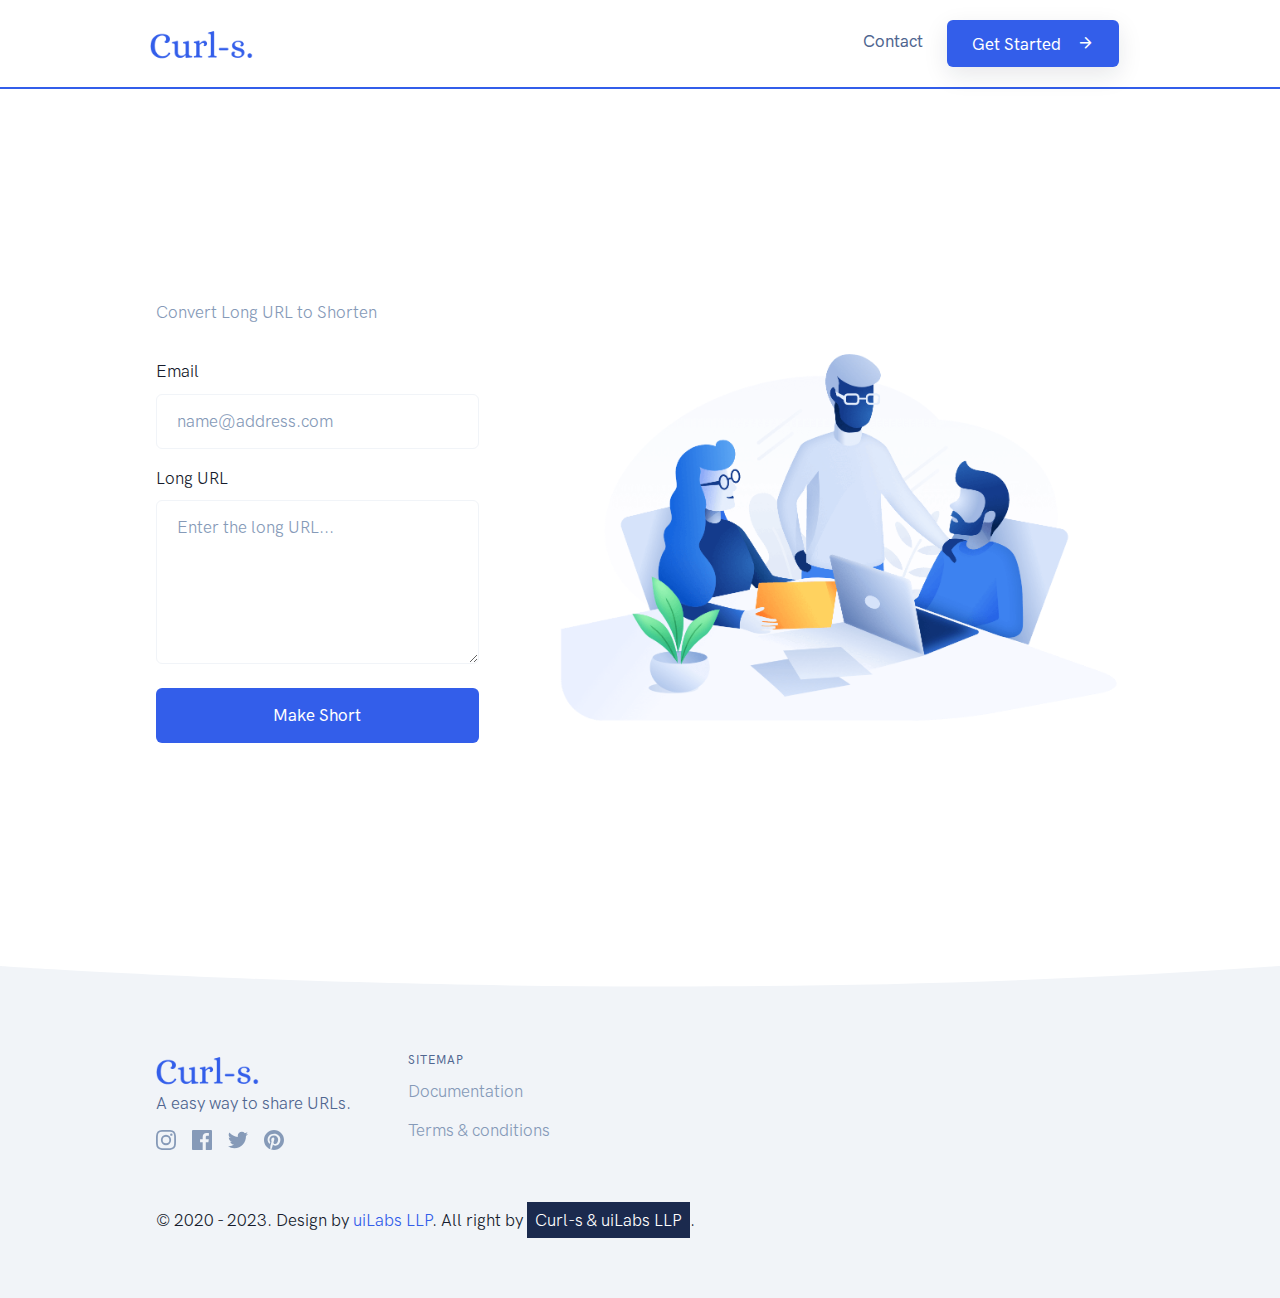
<file: createURL.html>
<!DOCTYPE html>
<html lang="en">
	<head>
		<meta http-equiv="Content-Type" content="text/html; charset=UTF-8">
		<meta name="viewport" content="width=device-width, initial-scale=1">
		
		<!-- Favicon -->
		<link rel="shortcut icon" href="./assets/img/favicon.ico" type="image/x-icon">
		
		<!-- Map CSS -->
		<link rel="stylesheet" href="./assets/css/mapbox-gl.css">
		
		<!-- Libs CSS -->
		<link rel="stylesheet" href="./assets/css/libs.bundle.css">
		
		<!-- Theme CSS -->
		<link rel="stylesheet" href="./assets/css/theme.bundle.css">
		
		<!-- Default Css -->
		<link rel="stylesheet" href="./assets/css/theme.default.css">
		
		<!-- Title -->
		<title>Create URL - Curl-s. | A easy way to Share URLs.</title>
		
		<!-- Cursor animation css -->
		<style>
			.row.top-padding-footer-credits {
				padding-top: 3em;
			}

			.typed-cursor{
			  opacity: 1;
			}
			
			.typed-cursor.typed-cursor--blink{
			  animation: typedjsBlink 0.7s infinite;
			  -webkit-animation: typedjsBlink 0.7s infinite;
					  animation: typedjsBlink 0.7s infinite;
			}
			
			@keyframes typedjsBlink{
			  50% { opacity: 0.0; }
			}
			
			@-webkit-keyframes typedjsBlink{
			  0% { opacity: 1; }
			  50% { opacity: 0.0; }
			  100% { opacity: 1; }
			}
		</style>
	</head>
	<body data-aos-easing="ease-out-quad" data-aos-duration="700" data-aos-delay="0">
		<!-- NAVBAR -->
		<nav class="navbar navbar-expand-lg navbar-light bg-white">
            <div class="container">
          
              <!-- Brand -->
              <a class="navbar-brand" href="https://curl-s.in">
                <img src="./assets/img/title_logo.png" class="navbar-brand-img" alt="Curl-s.">
              </a>
          
              <!-- Toggler -->
              <button class="navbar-toggler" type="button" data-bs-toggle="collapse" 
                      data-bs-target="#navbarCollapse" aria-controls="navbarCollapse" 
                      aria-expanded="false" aria-label="Toggle navigation">
                <span class="navbar-toggler-icon"></span>
              </button>
          
              <!-- Collapse -->
              <div class="collapse navbar-collapse" id="navbarCollapse">
                <!-- Toggler -->
                <button class="navbar-toggler" type="button" data-bs-toggle="collapse" 
                      data-bs-target="#navbarCollapse" aria-controls="navbarCollapse" 
                      aria-expanded="false" aria-label="Toggle navigation">
                  <i class="fe fe-x"></i>
                </button>
          
                <!-- Navigation -->
                <ul class="navbar-nav ms-auto">
                  <li class="nav-item">
                    <a class="nav-link" id="navbarContact" href="contact.html">
                      Contact
                    </a>
                  </li>
  
                  <li class="nav-item">
                      <a href="createURL.html" id="getStarted" class="nav-link btn btn-primary shadow lift me-1" style="color: white;"> Get Started 
                          <i class="fe fe-arrow-right d-none d-md-inline ms-3"></i>
                      </a>
                  </li>
                </ul>
              </div>
          
            </div>
          </nav>

		<!-- CONTENT -->
		<section class="section-border border-primary">
		  <div class="container d-flex flex-column">
			<div class="row align-items-center justify-content-center gx-0 min-vh-100">
			  <div class="col-8 col-md-6 col-lg-7 offset-md-1 order-md-2 mt-auto mt-md-0 pt-8 pb-4 py-md-11">

				<!-- Image -->
				<img src="./assets/img/illustration-2.png" alt="..." class="img-fluid">

			  </div>
			  <div class="col-12 col-md-5 col-lg-4 order-md-1 mb-auto mb-md-0 pb-8 py-md-11">

				<!-- Text -->
				<p class="mb-6 text-muted">
                    Convert Long URL to Shorten
				</p>

				<!-- Form -->
				<form class="mb-6" action="/createURL.php" method="post">
                    <!-- Hidden shortCode -->
                    <input type="hidden" id="shortCode" name="shortCode" />
                    <script>
                        var characters = "ABCDEFGHIJKLMNOPQRSTUVWXTZabcdefghiklmnopqrstuvwxyz0123456789";  
                        var shortenCode = null;
                        var lenString = 6;
                    
                        for (var i=0; i<lenString; i++) {  
                            var rnum = Math.floor(Math.random() * characters.length); 
                            if (shortenCode === null) {
                                shortenCode = characters.substring(rnum, rnum+1);
                            } else {
                                shortenCode += characters.substring(rnum, rnum+1);
                            }  
                        }
                        document.querySelector('#shortCode').value = shortenCode;
                    </script>
				  <!-- Email -->
				  <div class="form-group">
					<label class="form-label" for="email">
					  Email
					</label>
					<input type="email" name="email" class="form-control" id="email" placeholder="name@address.com">
				  </div>

				  <!-- Password -->
				  <div class="form-group mb-5">
					<label class="form-label" for="longURL">
					  Long URL
					</label>
					<textarea class="form-control" id="longURL" name="longURL" rows="5" placeholder="Enter the long URL..."></textarea>
				  </div>

				  <!-- Submit -->
				  <button class="btn w-100 btn-primary" type="submit">
					Make Short
				  </button>
				</form>
			  </div>
			</div> <!-- / .row -->
		  </div> <!-- / .container -->
		</section>
		
		<!-- SHAPE -->
		<div class="position-relative">
		  <div class="shape shape-bottom shape-fluid-x text-gray-200">
			<svg viewBox="0 0 2880 48" fill="none" xmlns="http://www.w3.org/2000/svg"><path d="M0 48h2880V0h-720C1442.5 52 720 0 720 0H0v48z" fill="currentColor"></path></svg>      </div>
		</div>

		<!-- FOOTER -->
		<footer class="py-8 py-md-11 bg-gray-200">
		  <div class="container">
			<div class="row">
			  <div class="col-12 col-md-4 col-lg-3">
		
				<!-- Brand -->
				<a class="navbar-brand" href="https://curl-s.in">
				  <img src="./assets/img/title_logo.png" class="navbar-brand-img" alt="Curl-s." style="margin-left: -10px !important;">
				</a>
				<!-- <img src="./assets/img/brand.svg" alt="..." class="footer-brand img-fluid mb-2"> -->
		
				<!-- Text -->
				<p class="text-gray-700 mb-2">
				  A easy way to share URLs.
				</p>
		
				<!-- Social -->
				<ul class="list-unstyled list-inline list-social mb-6 mb-md-0">
				  <li class="list-inline-item list-social-item me-3">
					<a href="#" class="text-decoration-none">
					  <img src="./assets/img/instagram.svg" class="list-social-icon" alt="...">
					</a>
				  </li>
				  <li class="list-inline-item list-social-item me-3">
					<a href="#" class="text-decoration-none">
					  <img src="./assets/img/facebook.svg" class="list-social-icon" alt="...">
					</a>
				  </li>
				  <li class="list-inline-item list-social-item me-3">
					<a href="#" class="text-decoration-none">
					  <img src="./assets/img/twitter.svg" class="list-social-icon" alt="...">
					</a>
				  </li>
				  <li class="list-inline-item list-social-item">
					<a href="#" class="text-decoration-none">
					  <img src="./assets/img/pinterest.svg" class="list-social-icon" alt="Curl-s">
					</a>
				  </li>
				</ul>
		
			  </div>
			  
			  <div class="col-md-4">
		
				<!-- Heading -->
				<h6 class="fw-bold text-uppercase text-gray-700">
				  Sitemap
				</h6>
		
				<!-- List -->
				<ul class="list-unstyled text-muted mb-0">
				  <li class="mb-3">
					<a href="documentation.html" class="text-reset">
					  Documentation
					</a>
				  </li>
				  <li class="mb-3">
					<a href="term.html" class="text-reset">Terms &amp; conditions</a>
				  </li>
				  
				</ul>
		
			  </div>
			</div> <!-- / .row -->

			<div class="row top-padding-footer-credits">          
				<div class="col-12">
					© 2020 - 2023. Design by <a href="https://uilabs.in">uiLabs LLP</a>. 
					All right by <span class="p-2 text-bg-dark"> Curl-s &amp; uiLabs LLP</span>.
				</div>
			</div>
		  </div> <!-- / .container -->
		</footer>

		<!-- JAVASCRIPT -->
		<!-- Map JS -->
		<script src="../assets/js/mapbox-gl.js.download"></script>
		
		<!-- Vendor JS -->
		<script src="../assets/js/vendor.bundle.js.download"></script>
		
		<!-- Theme JS -->
		<script src="../assets/js/theme.bundle.js.download"></script>
	</body>
</html>
</file>
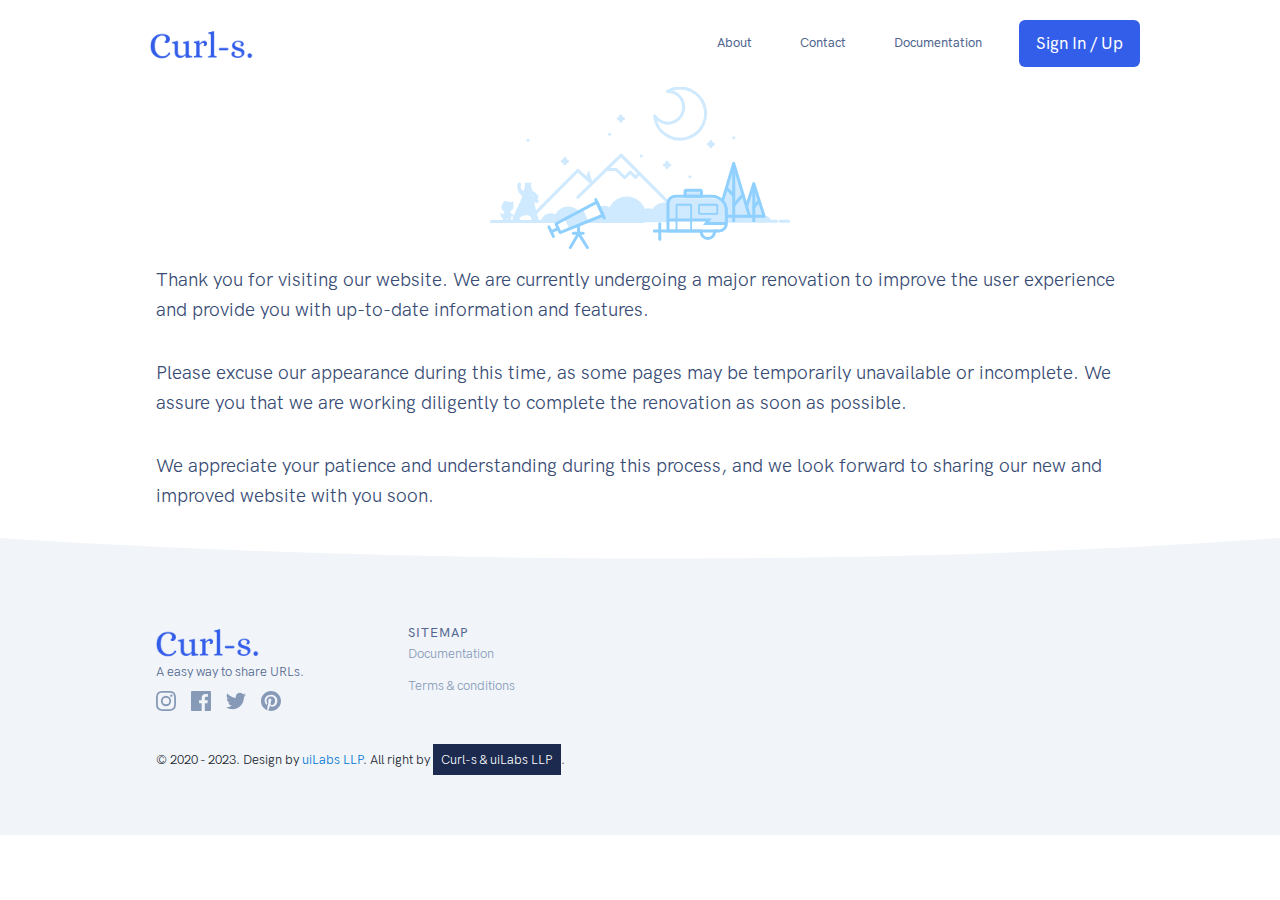
<file: documentation.html>
<!DOCTYPE html>
<html lang="en">
	<head>
		<meta http-equiv="Content-Type" content="text/html; charset=UTF-8">
		<meta name="viewport" content="width=device-width, initial-scale=1">
		
		<!-- Favicon -->
		<link rel="shortcut icon" href="./assets/img/favicon.ico" type="image/x-icon">
		
		<!-- Map CSS -->
		<link rel="stylesheet" href="./assets/css/mapbox-gl.css">
		
		<!-- Libs CSS -->
		<link rel="stylesheet" href="./assets/css/libs.bundle.css">
		
		<!-- Theme CSS -->
		<link rel="stylesheet" href="./assets/css/theme.bundle.css">
		
		<!-- Default Css -->
		<link rel="stylesheet" href="./assets/css/theme.default.css">
		
		<!-- Lightning Design System -->
		<link rel="stylesheet" href="./assets/css/theme.lightning.css">
		
		<!-- Title -->
		<title>Documentation - Curl-s. | A easy way to Share URLs.</title>
		
		<!-- Cursor animation css -->
		<style>
			.row.top-padding-footer-credits {
				padding-top: 3em;
			}

			.typed-cursor{
			  opacity: 1;
			}
			
			.typed-cursor.typed-cursor--blink{
			  animation: typedjsBlink 0.7s infinite;
			  -webkit-animation: typedjsBlink 0.7s infinite;
					  animation: typedjsBlink 0.7s infinite;
			}
			
			@keyframes typedjsBlink{
			  50% { opacity: 0.0; }
			}
			
			@-webkit-keyframes typedjsBlink{
			  0% { opacity: 1; }
			  50% { opacity: 0.0; }
			  100% { opacity: 1; }
			}
		</style>
	</head>
	<body data-aos-easing="ease-out-quad" data-aos-duration="700" data-aos-delay="0">

		<!-- NAVBAR -->
		<nav class="navbar navbar-expand-lg navbar-light bg-white">
		
		  <div class="container">
		
			<!-- Brand -->
			<a class="navbar-brand" href="https://curl-s.in">
			  <img src="./assets/img/title_logo.png" class="navbar-brand-img" alt="Curl-s.">
			</a>
		
			<!-- Toggler -->
			<button class="navbar-toggler" type="button" data-bs-toggle="collapse" 
					data-bs-target="#navbarCollapse" aria-controls="navbarCollapse" 
					aria-expanded="false" aria-label="Toggle navigation">
			  <span class="navbar-toggler-icon"></span>
			</button>
		
			<!-- Collapse -->
			<div class="collapse navbar-collapse" id="navbarCollapse">
			  <!-- Toggler -->
			  <button class="navbar-toggler" type="button" data-bs-toggle="collapse" 
					data-bs-target="#navbarCollapse" aria-controls="navbarCollapse" 
					aria-expanded="false" aria-label="Toggle navigation">
				<i class="fe fe-x"></i>
			  </button>
		
			  <!-- Navigation -->
			  <ul class="navbar-nav ms-auto">
				
				<li class="nav-item">
				  <a class="nav-link" id="navbarAbout" href="about.html">About</a>
				   
				</li>
				<li class="nav-item">
				  <a class="nav-link" id="navbarContact" href="contact.html">
					Contact
				  </a>
				  
				</li>
				<li class="nav-item">
				  <a class="nav-link" id="navbarDocumentation" href="documentation.html">
					Documentation
				  </a>
				  
				</li>
			  </ul>
		
			  <!-- Button -->
			  <a class="btn btn-primary btn-sm lift navbar-btn" href="signin.html" target="_blank">Sign In / Up</a>
		
			</div>
		
		  </div>
		</nav>

		<!-- Container::row::col-12 -->
		<div class="container">
			<!-- row -->
			<div class="row">
				<div class="col-12">
					<div class="slds-illustration slds-illustration_small">
						<svg class="slds-illustration__svg" viewBox="0 0 493 266" aria-hidden="true" xmlns="http://www.w3.org/2000/svg">
							<g stroke="none" stroke-width="1" fill="none" fill-rule="evenodd">
							  <g transform="translate(-54.000000, -75.000000)">
								<g>
								  <g transform="translate(245.500000, 236.500000) scale(-1, 1) translate(-245.500000, -236.500000) translate(124.500000, 187.000000)">
									<polyline vector-effect="non-scaling-stroke" class="slds-illustration__stroke-secondary" stroke-width="3" stroke-linecap="round" stroke-linejoin="round" points="0.5 97 97 0 168 69"></polyline>
									<polyline vector-effect="non-scaling-stroke" class="slds-illustration__stroke-secondary" stroke-width="3" stroke-linecap="round" stroke-linejoin="round" points="119.917969 23.5 105.449217 23.5 91.1448389 37.1793777 81.8465031 27.8810419 73.1896465 36.5378985 68.1055212 31.4537731"></polyline>
									<polyline vector-effect="non-scaling-stroke" class="slds-illustration__stroke-secondary" stroke-width="3" stroke-linecap="round" stroke-linejoin="round" points="145.5 46 168 25 241.5 99"></polyline>
									<path vector-effect="non-scaling-stroke" d="M149.072948,27.0372884 L155.148556,47 L150.514767,44.0361328 L143.5,38.2738261 L147.165427,27.0187879 C147.336449,26.4936498 147.900798,26.2065817 148.425936,26.3776034 C148.736361,26.4786994 148.977892,26.7249613 149.072948,27.0372884 Z"
									  class="slds-illustration__fill-secondary" transform="translate(149.324278, 36.617027) scale(-1, 1) translate(-149.324278, -36.617027) "></path>
								  </g>
								  <g transform="translate(56.000000, 271.000000)">
									<g transform="translate(130.339768, 0.275260)"></g>
									<path vector-effect="non-scaling-stroke" d="M210.962142,26.4644491 C208.225735,20.0143094 201.944776,15.5029106 194.633892,15.5029106 C192.619663,15.5029106 190.683612,15.8453541 188.878328,16.4764392 C185.451481,11.1704266 179.567406,7.66985447 172.883789,7.66985447 C166.491267,7.66985447 160.830159,10.8721423 157.350851,15.7935668 C155.958996,14.968161 154.342316,14.4956341 152.617761,14.4956341 C151.108314,14.4956341 149.68151,14.8576334 148.415767,15.5014039 C144.997533,6.58722215 136.50983,0.275259875 126.580456,0.275259875 C117.463284,0.275259875 109.561578,5.59684366 105.68373,13.3681823 C103.391203,12.266973 100.831486,11.6515593 98.1312741,11.6515593 C89.4373504,11.6515593 82.1998844,18.0312998 80.6476214,26.4644491 L210.962142,26.4644491 Z"
									  class="slds-illustration__fill-secondary"></path>
									<path vector-effect="non-scaling-stroke" d="M0,25 L250,25" class="slds-illustration__stroke-secondary" stroke-width="3" stroke-linecap="round"></path>
								  </g>
								  <path vector-effect="non-scaling-stroke" d="M92.3840606,286.007966 C93.0385344,286.409807 93.137697,286.964909 92.840209,287.490106 C92.433642,288.21342 90.745893,288.576011 88.7388402,287.525617 C88.7328904,288.273229 88.7090913,289.112423 88.65951,290.091794 C88.6297612,290.652502 88.237077,291.983251 88.5980291,292.323414 C89.4706608,293.145787 89.7483163,293.818637 89.549991,294.680259 C89.440912,295.156862 88.7527229,295.508239 87.9138066,295.721309 C87.221651,295.936247 86.3728184,296.080162 85.5041532,295.951199 L85.50217,295.951199 C83.2888588,295.781117 82.4122606,295.360586 82.4558921,294.455976 C82.4598587,294.330751 82.4836578,294.194312 82.5253061,294.042921 C82.7037989,293.413058 82.8604759,292.728993 82.8584926,292.237439 C82.8565094,292.072964 82.8406434,291.929049 82.7970118,291.816907 C82.7573468,291.704766 82.5709209,291.338436 82.2912821,291.145926 C82.2218682,291.0992 82.1465046,291.06182 82.0651912,291.04126 C81.8212509,290.981451 81.5316959,291.08051 81.2183418,291.519732 C81.1370284,291.631873 81.0497652,291.801955 81.0219997,291.98512 C80.9942342,292.168285 81.0219997,292.364533 81.1786768,292.529007 C81.2679232,292.624328 81.337337,292.732731 81.3908849,292.848611 C81.4424495,292.964491 81.4781481,293.087847 81.4959974,293.21681 C81.5971433,293.98685 81.039849,294.91015 79.8082484,295.166207 C79.2668201,295.27648 78.7630736,295.351241 78.2950257,295.386752 C76.890882,295.491418 75.8179417,295.250313 75.1059537,294.6597 C74.6279895,294.267204 75.0246403,292.594423 75.4312073,291.153402 C72.5158242,290.09927 71.9248145,288.019041 71.9248145,288.019041 C72.5812716,288.357335 73.3924224,289.116161 73.5153841,288.667594 C73.6383458,288.222765 69.0590129,285.46034 71.9704294,280.548533 C71.8276351,283.488515 73.2972262,283.92213 73.568932,283.952034 C73.8386545,283.983808 73.7692406,283.578228 73.6105803,282.939021 C74.5764249,283.21003 75.3141953,284.024926 75.8496738,284.6903 C75.8734729,284.59498 75.8853724,284.486576 75.9091714,284.393125 C75.8794226,283.963248 75.9726356,283.419361 76.1570782,282.838093 C76.492248,281.797044 77.1368055,280.653198 77.8963917,279.817742 C77.6921166,279.724291 77.5056907,279.628971 77.3609132,279.539257 C74.483212,277.726299 69.9455273,273.003263 75.1079369,266.637351 C75.3776594,266.306533 75.6672145,266.003751 75.9785854,265.725265 C75.4907048,259.992954 78.9812315,262.256348 80.5341193,263.527287 C83.0746674,263.007697 85.8611389,263.301135 88.1974119,264.216959 C89.9585412,263.046947 93.3003239,261.46388 92.2809314,267.089656 C92.2809314,267.089656 94.3930967,274.416249 89.1235914,278.329995 C88.2013784,279.015929 87.2573496,279.520567 86.3272036,279.881289 C86.3906677,279.980348 86.4223997,280.049502 86.4382658,280.094359 C86.4580983,280.116787 86.4759476,280.139215 86.4977634,280.163513 C88.0447013,280.475641 88.2826918,281.647522 88.2826918,281.647522 C88.2727755,281.912924 88.3164071,282.183933 88.3818545,282.550263 C88.5246487,282.752118 88.667443,282.955842 88.8142038,283.176387 C88.9133665,283.32404 89.0541775,283.49786 89.198955,283.673549 C89.9327589,284.039878 90.8212566,284.118378 90.8351394,284.120247 C90.9640509,284.109033 91.1187447,284.138937 91.2040246,284.155758 C91.6125749,284.232388 92.4356252,284.217436 92.5804027,284.897763 C92.6458501,285.206152 92.4098429,285.374365 92.2531659,285.529494 C92.1183046,285.660326 92.2214338,285.908907 92.3840606,286.007966 Z"
									class="slds-illustration__fill-secondary" fill-rule="nonzero"></path>
								  <path vector-effect="non-scaling-stroke" d="M113.258395,232.870346 C115.028317,231.952627 118.784118,232.271536 119.951297,232.577668 C120.313745,232.26174 121.282887,231.567456 122.047518,232.381243 C122.930485,233.322395 121.308514,234.915114 121.308514,234.915114 L121.293271,234.892789 C121.572951,236.186669 121.722287,237.810764 121.842426,239.16667 C122.030426,241.288467 123.137541,244.212839 123.517852,245.168008 C123.529666,245.151316 123.54159,245.13465 123.553625,245.118012 C123.553625,245.118012 131.272861,250.561306 132.90909,253.383961 C134.253961,255.703666 133.470489,257.036973 132.308607,258.771527 C131.35636,260.192607 132.674582,259.900031 133.310597,260.18982 C134.209546,260.600819 134.817136,264.634178 131.224893,265.424132 C129.409578,265.823329 127.704963,264.973356 126.396716,263.767792 C126.559329,264.331306 126.730635,264.91036 126.911072,265.505282 C128.328306,270.177669 129.270828,277.888419 130.964056,283.920523 C131.953498,287.458937 134,289.272768 134,291.414716 C134,294.273272 130.734981,295.6973 126.007189,295.161813 C123.314859,294.857321 122.292298,293.662974 121.842426,290.343742 C121.344255,286.683269 115.985815,285.743541 113.286585,285.633294 C108.936906,285.454798 103.270732,287.989174 103.044416,290.665297 C102.865019,292.811183 103.143774,295.084378 98.8796534,295.804923 C93.8137677,296.661964 91,294.531828 91,292.593313 C91,291.439653 92.4130937,287.804116 94.3257381,283.416535 C97.3989409,276.352832 101.75828,267.33355 103.608825,263.549704 C105.053183,260.595771 106.045675,257.130015 106.854035,254.018581 C105.168042,252.891778 103.23089,251.176607 101.43118,248.413466 C100.667969,247.234065 99.3749042,243.222792 99.0756598,239.575824 C98.3261761,236.053347 98.9150562,232.270092 102.692674,232.008002 C104.991914,231.844197 105.17448,234.214792 104.555401,237.312685 C104.547165,237.32972 104.547165,237.345446 104.547165,237.362482 C104.442842,240.417129 104.744831,242.339552 104.854646,242.664543 C105.571185,243.872773 107.097606,244.850365 108.316547,245.525245 C108.711611,245.584795 109.101051,245.605322 109.465197,245.606795 C110.451644,243.073517 111.041532,237.997926 111.8607,235.140389 C111.480704,234.700203 110.593532,233.51622 111.310049,232.769822 C111.996591,232.054305 112.829741,232.530536 113.258395,232.870346 Z M123.725746,251.519917 C123.852786,252.563048 124.035751,253.760907 124.294057,255.128083 C124.484578,254.689069 124.722377,254.208447 125.015749,253.675143 C125.334194,253.089531 124.602368,252.300247 123.725746,251.519917 Z"
									class="slds-illustration__fill-secondary" fill-rule="nonzero"></path>
								  <g transform="translate(216.000000, 255.000000)">
									<g transform="translate(0.293436, 0.054545)">
									  <path vector-effect="non-scaling-stroke" d="M165.428708,41.9454545 L0.0995432562,41.9454545 C0.0336614956,41.2089487 0,40.4630069 0,39.7090909 C0,26.2132599 10.7866531,15.2727273 24.0926641,15.2727273 C27.7492016,15.2727273 31.215485,16.0989227 34.3199502,17.5772977 C39.5712028,7.14424616 50.271428,0 62.6175975,0 C76.0636257,0 87.5573893,8.47383452 92.1862485,20.441159 C93.9002755,19.5768947 95.8324059,19.0909091 97.8764479,19.0909091 C100.211783,19.0909091 102.401037,19.7252784 104.285841,20.8333889 C108.997403,14.2263569 116.663488,9.92727273 125.320028,9.92727273 C138.043441,9.92727273 148.627152,19.2146805 150.834755,31.4671412 C151.487388,31.3631046 152.156394,31.3090909 152.837838,31.3090909 C159.117096,31.3090909 164.340238,35.8953699 165.428708,41.9454545 Z"
										class="slds-illustration__fill-secondary"></path>
									  <path vector-effect="non-scaling-stroke" d="M32.7065637,39.9454545 L173.706564,39.9454545" class="slds-illustration__stroke-secondary" stroke-width="3" stroke-linecap="round"></path>
									  <path vector-effect="non-scaling-stroke" d="M182.706564,39.9454545 L193.706564,39.9454545" class="slds-illustration__stroke-secondary" stroke-width="3" stroke-linecap="round"></path>
									</g>
								  </g>
								  <g transform="translate(351.000000, 255.000000)">
									<g transform="translate(0.293436, 0.054545)">
									  <path vector-effect="non-scaling-stroke" d="M165.428708,41.9454545 L0.0995432562,41.9454545 C0.0336614956,41.2089487 0,40.4630069 0,39.7090909 C0,26.2132599 10.7866531,15.2727273 24.0926641,15.2727273 C27.7492016,15.2727273 31.215485,16.0989227 34.3199502,17.5772977 C39.5712028,7.14424616 50.271428,0 62.6175975,0 C76.0636257,0 87.5573893,8.47383452 92.1862485,20.441159 C93.9002755,19.5768947 95.8324059,19.0909091 97.8764479,19.0909091 C100.211783,19.0909091 102.401037,19.7252784 104.285841,20.8333889 C108.997403,14.2263569 116.663488,9.92727273 125.320028,9.92727273 C138.043441,9.92727273 148.627152,19.2146805 150.834755,31.4671412 C151.487388,31.3631046 152.156394,31.3090909 152.837838,31.3090909 C159.117096,31.3090909 164.340238,35.8953699 165.428708,41.9454545 Z"
										class="slds-illustration__fill-secondary"></path>
									  <path vector-effect="non-scaling-stroke" d="M32.7065637,40.4454545 L173.706564,40.4454545" class="slds-illustration__stroke-secondary" stroke-width="3" stroke-linecap="round"></path>
									  <path vector-effect="non-scaling-stroke" d="M179.706564,40.4454545 L193.706564,40.4454545" class="slds-illustration__stroke-secondary" stroke-width="3" stroke-linecap="round"></path>
									</g>
								  </g>
								  <g transform="translate(470.500000, 233.500000)">
									<g class="slds-illustration__fill-secondary">
									  <path vector-effect="non-scaling-stroke" d="M18.9209988,1.95433401 L33.259296,51.443436 C33.5666778,52.5043744 32.9557995,53.613617 31.8948612,53.9209988 C31.7139843,53.9734036 31.5266126,54 31.3382972,54 L2.6617028,54 C1.5571333,54 0.661702805,53.1045695 0.661702805,52 C0.661702805,51.8116846 0.688299176,51.6243129 0.74070397,51.443436 L15.0790012,1.95433401 C15.386383,0.893395645 16.4956256,0.282517358 17.556564,0.589899164 C18.2152102,0.780726338 18.7301717,1.29568777 18.9209988,1.95433401 Z"></path>
									</g>
									<g class="slds-illustration__stroke-primary" stroke-linecap="round" stroke-width="3">
									  <polygon vector-effect="non-scaling-stroke" stroke-linejoin="round" points="17 0.323943662 34 54 -1.81721305e-12 54"></polygon>
									  <path vector-effect="non-scaling-stroke" d="M17,4.6953125 C17,43.0456294 17,62.6471919 17,63.5 C17,62.6471919 17,43.0456294 17,4.6953125 Z"></path>
									  <path vector-effect="non-scaling-stroke" d="M17,29.3239437 C22.3333333,35.7851611 25,39.1184944 25,39.3239437 C25,39.1184944 22.3333333,35.7851611 17,29.3239437 Z" stroke-linejoin="round" transform="translate(21.000000, 34.323944) scale(-1, 1) translate(-21.000000, -34.323944) "></path>
									</g>
								  </g>
								  <g transform="translate(428.000000, 200.500000)">
									<g transform="translate(1.000000, 0.000000)" class="slds-illustration__fill-secondary">
									  <path vector-effect="non-scaling-stroke" d="M25.6478873,0 L50.879042,84.4273253 C51.1953215,85.4856452 50.5937789,86.5999782 49.535459,86.9162577 C49.3496374,86.9717906 49.1567264,87 48.9627843,87 L2.33299037,87 C1.22842087,87 0.332990367,86.1045695 0.332990367,85 C0.332990367,84.8060578 0.361199757,84.6131469 0.416732643,84.4273253 L25.6478873,0 Z"></path>
									</g>
									<g class="slds-illustration__stroke-primary" stroke-linecap="round" stroke-width="3">
									  <polygon vector-effect="non-scaling-stroke" stroke-linejoin="round" points="26.5 0 52.5 87 0.5 87"></polygon>
									  <path vector-effect="non-scaling-stroke" d="M26.5,3.58642578 C26.5,64.0261034 26.5,94.9972948 26.5,96.5 C26.5,94.9972948 26.5,64.0261034 26.5,3.58642578 Z"></path>
									  <path vector-effect="non-scaling-stroke" d="M15.6478873,42 C22.9812207,49.078692 26.6478873,52.7453587 26.6478873,53 C26.6478873,52.7453587 22.9812207,49.078692 15.6478873,42 Z" stroke-linejoin="round"></path>
									  <path vector-effect="non-scaling-stroke" d="M27.6478873,68 C36.9812207,57.078692 41.6478873,51.7453587 41.6478873,52 C41.6478873,51.7453587 36.9812207,57.078692 27.6478873,68 Z" stroke-linejoin="round"></path>
									</g>
								  </g>
								  <g transform="translate(322.000000, 244.500000)">
									<g transform="translate(25.000000, 0.000000)" class="slds-illustration__fill-secondary">
									  <path vector-effect="non-scaling-stroke" d="M2.01464844,13.4511719 L0.18359375,22.2475586 L0.18359375,49.0366211 L65.9321289,49.0366211 L62.9897461,54.4458008 L95.7871094,54.4458008 L95.199707,29.3144531 L89.3999023,17.3056641 L75.6298828,10.543457 C59.2139757,10.1238607 43.9452582,9.9140625 29.8237305,9.9140625 C15.7022027,9.9140625 6.43250868,11.093099 2.01464844,13.4511719 Z"></path>
									  <rect x="27.5" y="0" width="27" height="10" rx="2"></rect>
									</g>
									<g transform="translate(24.000000, 9.000000)" fill="#FFFFFF">
									  <polygon vector-effect="non-scaling-stroke" points="0.634277344 40.8232422 67.1601562 40.8232422 64.1865234 45.4521484 96.6953125 46.4760742 93.1474609 54.6992188 84.7587891 57.7099609 11.0742187 58.3500977 0.634277344 57.7099609"></polygon>
									  <circle vector-effect="non-scaling-stroke" cx="66" cy="59.5" r="11"></circle>
									  <path vector-effect="non-scaling-stroke" d="M1.52783203,11.3217773 C4.92236328,6.82128906 8.36539714,4.55810547 11.8569336,4.53222656 C15.3484701,4.50634766 35.8100628,4.50634766 73.241712,4.53222656 C83.0900108,5.16178385 90.4536947,10.2570801 95.3327637,19.8181152 C100.211833,29.3791504 99.1593424,26.0000814 92.175293,9.6809082 C88.4861654,6.10766602 86.5785319,4.27368164 86.4523926,4.17895508 C86.3262533,4.08422852 82.7312012,2.83650716 75.6672363,0.435791016 L58.2929688,0.435791016 L11.5412598,0.435791016 L4.86254883,2.60107422 L1.52783203,6.31982422 L1.52783203,11.3217773 Z"></path>
									</g>
									<g class="slds-illustration__stroke-primary" stroke-width="3">
									  <path vector-effect="non-scaling-stroke" d="M108.5,67 C115.127417,67 120.5,61.627417 120.5,55 L120.5,34 C120.5,20.745166 109.754834,10 96.5,10 L36.5,10 C29.872583,10 24.5,15.372583 24.5,22 L24.5,67 L79.1014187,67 C79.0345454,67.4904531 79,67.9911923 79,68.5 C79,74.5751322 83.9248678,79.5 90,79.5 C96.0751322,79.5 101,74.5751322 101,68.5 C101,67.9911923 100.965455,67.4904531 100.898581,67 L108.5,67 Z"
										stroke-linecap="round" stroke-linejoin="round"></path>
									  <path vector-effect="non-scaling-stroke" d="M54.5,0 L77.5,0 C78.6045695,-2.02906125e-16 79.5,0.8954305 79.5,2 L79.5,10 L52.5,10 L52.5,2 C52.5,0.8954305 53.3954305,2.02906125e-16 54.5,0 Z"></path>
									  <rect x="38.5" y="24" width="24" height="43" rx="1"></rect>
									  <rect x="75.5" y="24" width="30" height="15" rx="1"></rect>
									  <polyline vector-effect="non-scaling-stroke" points="25 49 91.5 49 86.9943799 55 120.5 55"></polyline>
									  <path vector-effect="non-scaling-stroke" d="M105.004883,67 L0,67"></path>
									  <path vector-effect="non-scaling-stroke" d="M11,55.0403226 L11,80.5241935" stroke-linecap="round"></path>
									</g>
								  </g>
								  <g transform="translate(145.000000, 258.000000)">
									<g transform="translate(53.410421, 34.819165) rotate(-25.000000) translate(-53.410421, -34.819165) translate(15.410421, 22.319165)" fill="#FFFFFF">
									  <path vector-effect="non-scaling-stroke" d="M0.947441167,4.84215335 L74.9474412,0.947416509 C75.4989626,0.918389067 75.9695904,1.34195411 75.9986178,1.89347551 C75.9995391,1.91097997 76,1.92850564 76,1.94603434 L76,23.838003 C76,24.3902878 75.5522847,24.838003 75,24.838003 C74.9824713,24.838003 74.9649456,24.8375421 74.9474412,24.8366208 L0.947441167,20.941884 C0.416316461,20.9139301 -2.42221946e-12,20.475126 -2.4222846e-12,19.9432662 L-2.42650344e-12,5.84077118 C-2.42656858e-12,5.30891135 0.416316461,4.87010728 0.947441167,4.84215335 Z"></path>
									</g>
									<g transform="translate(50.802425, 34.576672) rotate(-25.000000) translate(-50.802425, -34.576672) translate(33.802425, 22.576672)" class="slds-illustration__fill-secondary">
									  <path vector-effect="non-scaling-stroke" d="M0.883158752,3.78811765 L32.8831588,0.0234117638 C33.4316607,-0.0411178754 33.928621,0.351219188 33.9931506,0.899721121 C33.997713,0.938501075 34,0.977514963 34,1.01656237 L34,22.767475 C34,23.3197597 33.5522847,23.767475 33,23.767475 C32.9609526,23.767475 32.9219387,23.7651879 32.8831588,23.7606256 L0.883158752,19.9959197 C0.379545837,19.9366711 -1.96527987e-12,19.5098553 -1.96354044e-12,19.0027691 L-1.96420658e-12,4.78126825 C-1.96426868e-12,4.2741821 0.379545837,3.84736622 0.883158752,3.78811765 Z"></path>
									</g>
									<g transform="translate(49.453154, 35.788691) rotate(-25.000000) translate(-49.453154, -35.788691) translate(2.953154, 18.788691)" class="slds-illustration__stroke-primary" stroke-linecap="round" stroke-width="3">
									  <path vector-effect="non-scaling-stroke" d="M15.9474412,8.84215335 L89.9474412,4.94741651 C90.4989626,4.91838907 90.9695904,5.34195411 90.9986178,5.89347551 C90.9995391,5.91097997 91,5.92850564 91,5.94603434 L91,27.838003 C91,28.3902878 90.5522847,28.838003 90,28.838003 C89.9824713,28.838003 89.9649456,28.8375421 89.9474412,28.8366208 L15.9474412,24.941884 C15.4163165,24.9139301 15,24.475126 15,23.9432662 L15,9.84077118 C15,9.30891135 15.4163165,8.87010728 15.9474412,8.84215335 Z"
										stroke-linejoin="round"></path>
									  <rect fill="#FFFFFF" stroke-linejoin="round" x="2.93185165" y="16.5176381" width="12" height="2" rx="1"></rect>
									  <path vector-effect="non-scaling-stroke" d="M91,0.540322581 L91,33.9603207"></path>
									  <path vector-effect="non-scaling-stroke" d="M2.2607777,8.57427115 L2.2607777,25.9942712"></path>
									</g>
									<g transform="translate(41.000000, 45.000000)" class="slds-illustration__stroke-primary" stroke-linecap="round" stroke-linejoin="round" stroke-width="3">
									  <path vector-effect="non-scaling-stroke" d="M13.5,0.575195312 L13.5,11.8151951"></path>
									  <path vector-effect="non-scaling-stroke" d="M13.5,12.5751953 L0,35.8151951"></path>
									  <path vector-effect="non-scaling-stroke" d="M28,12.5751953 L13.5,35.8151951" transform="translate(20.750000, 24.195195) scale(-1, 1) translate(-20.750000, -24.195195) "></path>
									  <path vector-effect="non-scaling-stroke" d="M5,12.5 L21,12.5"></path>
									</g>
								  </g>
								  <g transform="translate(114.000000, 76.000000)">
									<g>
									  <path vector-effect="non-scaling-stroke" d="M210.699691,46.7204576 C212.020514,61.0736985 220.69299,74.3442509 234.663351,80.8587375 C255.612995,90.6277168 280.542968,81.5047909 290.346004,60.4821122 C300.14904,39.4594335 291.112929,14.4978627 270.163285,4.72888342 C257.35563,-1.2434243 243.06031,-0.154804852 231.643264,6.39706158 C235.558035,6.27525724 239.557475,7.0438216 243.346578,8.8107095 C256.315405,14.8581729 261.909188,30.3105738 255.840642,43.324613 C249.772096,56.3386522 234.339255,61.9861778 221.370428,55.9387144 C216.862351,53.8365632 213.245413,50.597996 210.699691,46.7204576 Z"
										class="slds-illustration__stroke-secondary" stroke-width="3" stroke-linecap="round" stroke-linejoin="round"></path>
									  <circle vector-effect="non-scaling-stroke" class="slds-illustration__fill-secondary" cx="136.5" cy="76.5" r="2.5"></circle>
									  <circle vector-effect="non-scaling-stroke" class="slds-illustration__fill-secondary" cx="2.5" cy="86.5" r="2.5"></circle>
									  <circle vector-effect="non-scaling-stroke" class="slds-illustration__fill-secondary" cx="340.5" cy="82.5" r="2.5"></circle>
									  <circle vector-effect="non-scaling-stroke" class="slds-illustration__fill-secondary" cx="268.5" cy="146.5" r="2.5"></circle>
									  <circle vector-effect="non-scaling-stroke" class="slds-illustration__fill-secondary" cx="188.5" cy="112.5" r="2.5"></circle>
									  <polygon vector-effect="non-scaling-stroke" class="slds-illustration__stroke-secondary" stroke-width="3" stroke-linecap="round" stroke-linejoin="round" transform="translate(303.000000, 93.000000) rotate(45.000000) translate(-303.000000, -93.000000) "
										points="303 94.5995812 300 96 301.400419 93 300 90 303 91.4004188 306 90 304.599581 93 306 96"></polygon>
									  <polygon vector-effect="non-scaling-stroke" class="slds-illustration__stroke-secondary" stroke-width="3" stroke-linecap="round" stroke-linejoin="round" transform="translate(231.000000, 127.000000) rotate(45.000000) translate(-231.000000, -127.000000) "
										points="231 128.599581 228 130 229.400419 127 228 124 231 125.400419 234 124 232.599581 127 234 130"></polygon>
									  <polygon vector-effect="non-scaling-stroke" class="slds-illustration__stroke-secondary" stroke-width="3" stroke-linecap="round" stroke-linejoin="round" transform="translate(63.000000, 121.000000) rotate(45.000000) translate(-63.000000, -121.000000) "
										points="63 122.599581 60 124 61.4004188 121 60 118 63 119.400419 66 118 64.5995812 121 66 124"></polygon>
									  <polygon vector-effect="non-scaling-stroke" class="slds-illustration__stroke-secondary" stroke-width="3" stroke-linecap="round" stroke-linejoin="round" transform="translate(155.000000, 51.000000) rotate(45.000000) translate(-155.000000, -51.000000) "
										points="155 52.5995812 152 54 153.400419 51 152 48 155 49.4004188 158 48 156.599581 51 158 54"></polygon>
									</g>
								  </g>
								</g>
							  </g>
							</g>
						</svg>
					</div>
					<div class="under-construction">
						<p class="fs-lg text-gray-800 pb-md-6">
							Thank you for visiting our website. 
							We are currently undergoing a major renovation to improve the user experience and provide you with up-to-date information and features.
						</p>
						
						<p class="fs-lg text-gray-800 pb-md-6">
							Please excuse our appearance during this time, 
							as some pages may be temporarily unavailable or incomplete. 
							We assure you that we are working diligently to complete the renovation as soon as possible.
						</p>

						<p class="fs-lg text-gray-800 pb-md-8">
							We appreciate your patience and understanding during this process, 
							and we look forward to sharing our new and improved website with you soon.
						</p>
					</div>
				</div>
			</div>
		</div>
		
		<!-- SHAPE -->
		<div class="position-relative">
		  <div class="shape shape-bottom shape-fluid-x text-gray-200">
			<svg viewBox="0 0 2880 48" fill="none" xmlns="http://www.w3.org/2000/svg"><path d="M0 48h2880V0h-720C1442.5 52 720 0 720 0H0v48z" fill="currentColor"></path></svg>      </div>
		</div>

		<!-- FOOTER -->
		<footer class="py-8 py-md-11 bg-gray-200">
		  <div class="container">
			<div class="row">
			  <div class="col-12 col-md-4 col-lg-3">
		
				<!-- Brand -->
				<a class="navbar-brand" href="https://curl-s.in">
				  <img src="./assets/img/title_logo.png" class="navbar-brand-img" alt="Curl-s." style="margin-left: -10px !important;">
				</a>
				<!-- <img src="./assets/img/brand.svg" alt="..." class="footer-brand img-fluid mb-2"> -->
		
				<!-- Text -->
				<p class="text-gray-700 mb-2">
				  A easy way to share URLs.
				</p>
		
				<!-- Social -->
				<ul class="list-unstyled list-inline list-social mb-6 mb-md-0">
				  <li class="list-inline-item list-social-item me-3">
					<a href="#" class="text-decoration-none">
					  <img src="./assets/img/instagram.svg" class="list-social-icon" alt="...">
					</a>
				  </li>
				  <li class="list-inline-item list-social-item me-3">
					<a href="#" class="text-decoration-none">
					  <img src="./assets/img/facebook.svg" class="list-social-icon" alt="...">
					</a>
				  </li>
				  <li class="list-inline-item list-social-item me-3">
					<a href="#" class="text-decoration-none">
					  <img src="./assets/img/twitter.svg" class="list-social-icon" alt="...">
					</a>
				  </li>
				  <li class="list-inline-item list-social-item">
					<a href="#" class="text-decoration-none">
					  <img src="./assets/img/pinterest.svg" class="list-social-icon" alt="Curl-s">
					</a>
				  </li>
				</ul>
		
			  </div>
			  
			  <div class="col-md-4">
		
				<!-- Heading -->
				<h6 class="fw-bold text-uppercase text-gray-700">
				  Sitemap
				</h6>
		
				<!-- List -->
				<ul class="list-unstyled text-muted mb-0">
				  <li class="mb-3">
					<a href="documentation.html" class="text-reset">
					  Documentation
					</a>
				  </li>
				  <li class="mb-3">
					<a href="term.html" class="text-reset">Terms &amp; conditions</a>
				  </li>
				  
				</ul>
		
			  </div>
			</div> <!-- / .row -->

			<div class="row top-padding-footer-credits">          
				<div class="col-12">
					© 2020 - 2023. Design by <a href="https://uilabs.in">uiLabs LLP</a>. 
					All right by <span class="p-2 text-bg-dark"> Curl-s &amp; uiLabs LLP</span>.
				</div>
			</div>
		  </div> <!-- / .container -->
		</footer>

		<!-- JAVASCRIPT -->
		<!-- Map JS -->
		<script src="./assets/js/mapbox-gl.js.download"></script>
		
		<!-- Vendor JS -->
		<script src="./assets/js/vendor.bundle.js.download"></script>
		
		<!-- Theme JS -->
		<script src="./assets/js/theme.bundle.js.download"></script>
	</body>
</html>
</file>
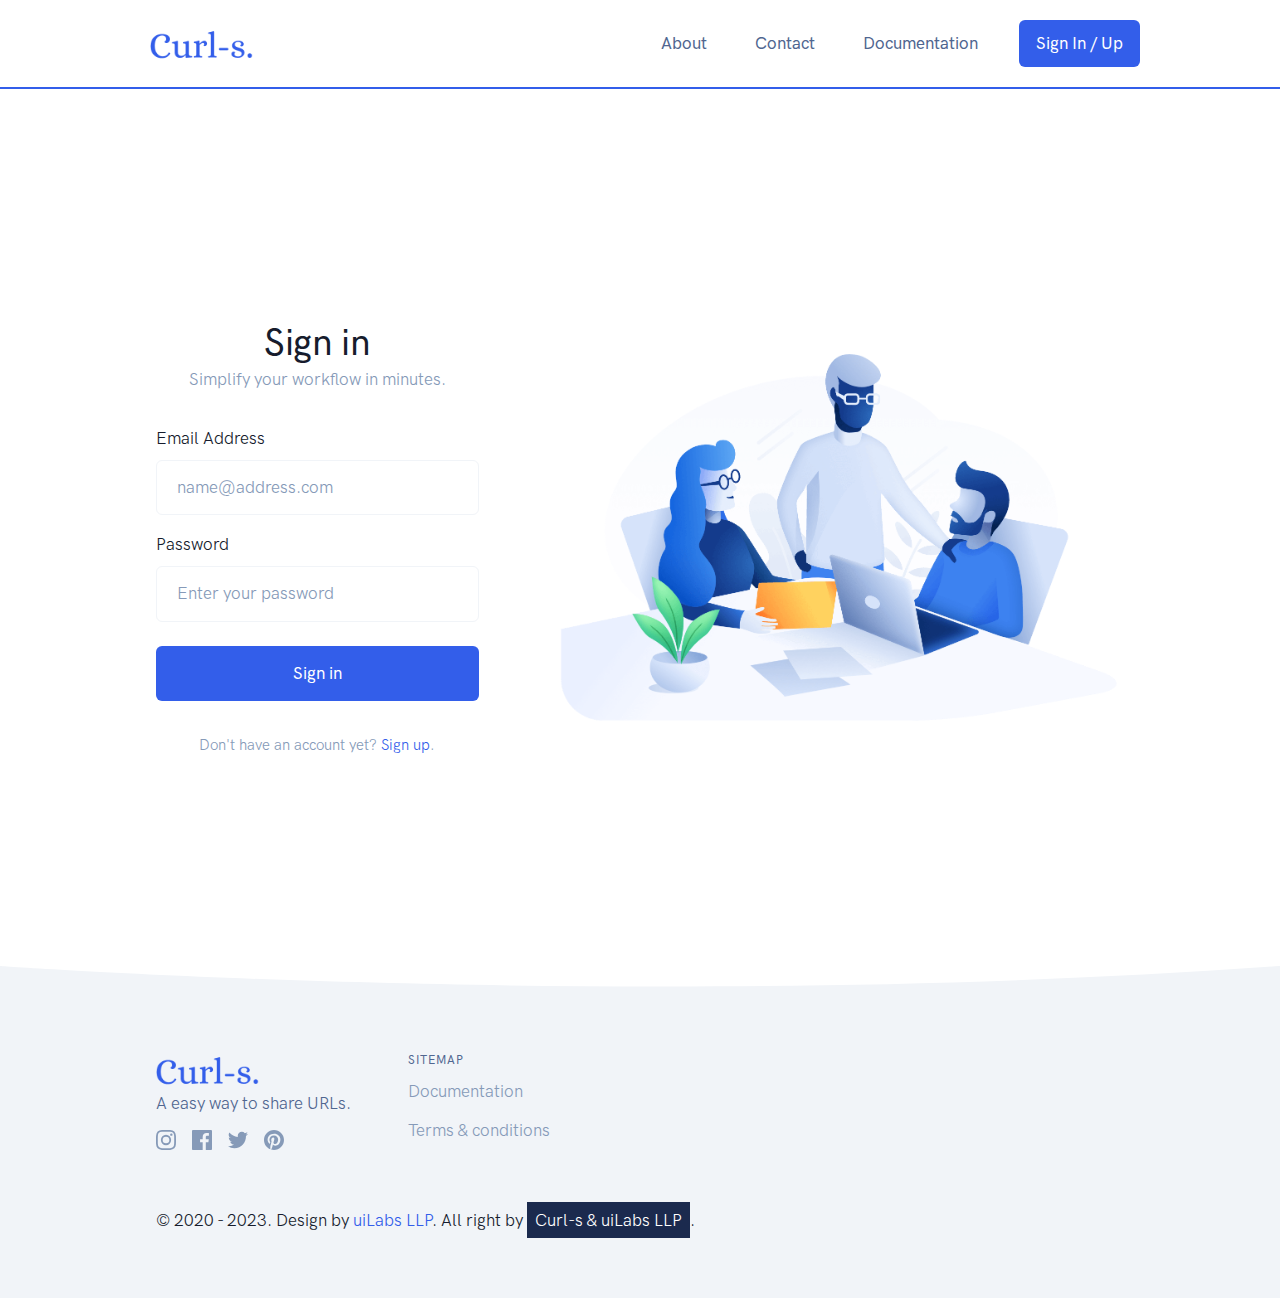
<file: signin.html>
<!DOCTYPE html>
<html lang="en">
	<head>
		<meta http-equiv="Content-Type" content="text/html; charset=UTF-8">
		<meta name="viewport" content="width=device-width, initial-scale=1">
		
		<!-- Favicon -->
		<link rel="shortcut icon" href="./assets/img/favicon.ico" type="image/x-icon">
		
		<!-- Map CSS -->
		<link rel="stylesheet" href="./assets/css/mapbox-gl.css">
		
		<!-- Libs CSS -->
		<link rel="stylesheet" href="./assets/css/libs.bundle.css">
		
		<!-- Theme CSS -->
		<link rel="stylesheet" href="./assets/css/theme.bundle.css">
		
		<!-- Default Css -->
		<link rel="stylesheet" href="./assets/css/theme.default.css">
		
		<!-- Title -->
		<title>Sign in - Curl-s. | A easy way to Share URLs.</title>
		
		<!-- Cursor animation css -->
		<style>
			.row.top-padding-footer-credits {
				padding-top: 3em;
			}

			.typed-cursor{
			  opacity: 1;
			}
			
			.typed-cursor.typed-cursor--blink{
			  animation: typedjsBlink 0.7s infinite;
			  -webkit-animation: typedjsBlink 0.7s infinite;
					  animation: typedjsBlink 0.7s infinite;
			}
			
			@keyframes typedjsBlink{
			  50% { opacity: 0.0; }
			}
			
			@-webkit-keyframes typedjsBlink{
			  0% { opacity: 1; }
			  50% { opacity: 0.0; }
			  100% { opacity: 1; }
			}
		</style>
	</head>
	<body data-aos-easing="ease-out-quad" data-aos-duration="700" data-aos-delay="0">
		<!-- NAVBAR -->
		<nav class="navbar navbar-expand-lg navbar-light bg-white">
		  <div class="container">
		
			<!-- Brand -->
			<a class="navbar-brand" href="https://curl-s.in">
			  <img src="./assets/img/title_logo.png" class="navbar-brand-img" alt="Curl-s.">
			</a>
		
			<!-- Toggler -->
			<button class="navbar-toggler" type="button" data-bs-toggle="collapse" 
					data-bs-target="#navbarCollapse" aria-controls="navbarCollapse" 
					aria-expanded="false" aria-label="Toggle navigation">
			  <span class="navbar-toggler-icon"></span>
			</button>
		
			<!-- Collapse -->
			<div class="collapse navbar-collapse" id="navbarCollapse">
			  <!-- Toggler -->
			  <button class="navbar-toggler" type="button" data-bs-toggle="collapse" 
					data-bs-target="#navbarCollapse" aria-controls="navbarCollapse" 
					aria-expanded="false" aria-label="Toggle navigation">
				<i class="fe fe-x"></i>
			  </button>
		
			  <!-- Navigation -->
			  <ul class="navbar-nav ms-auto">
				
				<li class="nav-item">
				  <a class="nav-link" id="navbarAbout" href="about.html">About</a>
				   
				</li>
				<li class="nav-item">
				  <a class="nav-link" id="navbarContact" href="contact.html">
					Contact
				  </a>
				  
				</li>
				<li class="nav-item">
				  <a class="nav-link" id="navbarDocumentation" href="documentation.html">
					Documentation
				  </a>
				  
				</li>
			  </ul>
		
			  <!-- Button -->
			  <a class="btn btn-primary btn-sm lift navbar-btn" href="signin.html" target="_blank">Sign In / Up</a>
		
			</div>
		
		  </div>
		</nav>

		<!-- CONTENT -->
		<section class="section-border border-primary">
		  <div class="container d-flex flex-column">
			<div class="row align-items-center justify-content-center gx-0 min-vh-100">
			  <div class="col-8 col-md-6 col-lg-7 offset-md-1 order-md-2 mt-auto mt-md-0 pt-8 pb-4 py-md-11">

				<!-- Image -->
				<img src="./assets/img/illustration-2.png" alt="..." class="img-fluid">

			  </div>
			  <div class="col-12 col-md-5 col-lg-4 order-md-1 mb-auto mb-md-0 pb-8 py-md-11">

				<!-- Heading -->
				<h1 class="mb-0 fw-bold text-center">
				  Sign in
				</h1>

				<!-- Text -->
				<p class="mb-6 text-center text-muted">
				  Simplify your workflow in minutes.
				</p>

				<!-- Form -->
				<form class="mb-6">

				  <!-- Email -->
				  <div class="form-group">
					<label class="form-label" for="email">
					  Email Address
					</label>
					<input type="email" class="form-control" id="email" placeholder="name@address.com">
				  </div>

				  <!-- Password -->
				  <div class="form-group mb-5">
					<label class="form-label" for="password">
					  Password
					</label>
					<input type="password" class="form-control" id="password" placeholder="Enter your password">
				  </div>

				  <!-- Submit -->
				  <button class="btn w-100 btn-primary" type="submit">
					Sign in
				  </button>

				</form>

				<!-- Text -->
				<p class="mb-0 fs-sm text-center text-muted">
				  Don't have an account yet? <a href="signup.html">Sign up</a>.
				</p>

			  </div>
			</div> <!-- / .row -->
		  </div> <!-- / .container -->
		</section>
		
		<!-- SHAPE -->
		<div class="position-relative">
		  <div class="shape shape-bottom shape-fluid-x text-gray-200">
			<svg viewBox="0 0 2880 48" fill="none" xmlns="http://www.w3.org/2000/svg"><path d="M0 48h2880V0h-720C1442.5 52 720 0 720 0H0v48z" fill="currentColor"></path></svg>      </div>
		</div>

		<!-- FOOTER -->
		<footer class="py-8 py-md-11 bg-gray-200">
		  <div class="container">
			<div class="row">
			  <div class="col-12 col-md-4 col-lg-3">
		
				<!-- Brand -->
				<a class="navbar-brand" href="https://curl-s.in">
				  <img src="./assets/img/title_logo.png" class="navbar-brand-img" alt="Curl-s." style="margin-left: -10px !important;">
				</a>
				<!-- <img src="./assets/img/brand.svg" alt="..." class="footer-brand img-fluid mb-2"> -->
		
				<!-- Text -->
				<p class="text-gray-700 mb-2">
				  A easy way to share URLs.
				</p>
		
				<!-- Social -->
				<ul class="list-unstyled list-inline list-social mb-6 mb-md-0">
				  <li class="list-inline-item list-social-item me-3">
					<a href="#" class="text-decoration-none">
					  <img src="./assets/img/instagram.svg" class="list-social-icon" alt="...">
					</a>
				  </li>
				  <li class="list-inline-item list-social-item me-3">
					<a href="#" class="text-decoration-none">
					  <img src="./assets/img/facebook.svg" class="list-social-icon" alt="...">
					</a>
				  </li>
				  <li class="list-inline-item list-social-item me-3">
					<a href="#" class="text-decoration-none">
					  <img src="./assets/img/twitter.svg" class="list-social-icon" alt="...">
					</a>
				  </li>
				  <li class="list-inline-item list-social-item">
					<a href="#" class="text-decoration-none">
					  <img src="./assets/img/pinterest.svg" class="list-social-icon" alt="Curl-s">
					</a>
				  </li>
				</ul>
		
			  </div>
			  
			  <div class="col-md-4">
		
				<!-- Heading -->
				<h6 class="fw-bold text-uppercase text-gray-700">
				  Sitemap
				</h6>
		
				<!-- List -->
				<ul class="list-unstyled text-muted mb-0">
				  <li class="mb-3">
					<a href="documentation.html" class="text-reset">
					  Documentation
					</a>
				  </li>
				  <li class="mb-3">
					<a href="term.html" class="text-reset">Terms &amp; conditions</a>
				  </li>
				  
				</ul>
		
			  </div>
			</div> <!-- / .row -->

			<div class="row top-padding-footer-credits">          
				<div class="col-12">
					© 2020 - 2023. Design by <a href="https://uilabs.in">uiLabs LLP</a>. 
					All right by <span class="p-2 text-bg-dark"> Curl-s &amp; uiLabs LLP</span>.
				</div>
			</div>
		  </div> <!-- / .container -->
		</footer>

		<!-- JAVASCRIPT -->
		<!-- Map JS -->
		<script src="../assets/js/mapbox-gl.js.download"></script>
		
		<!-- Vendor JS -->
		<script src="../assets/js/vendor.bundle.js.download"></script>
		
		<!-- Theme JS -->
		<script src="../assets/js/theme.bundle.js.download"></script>
	</body>
</html>
</file>
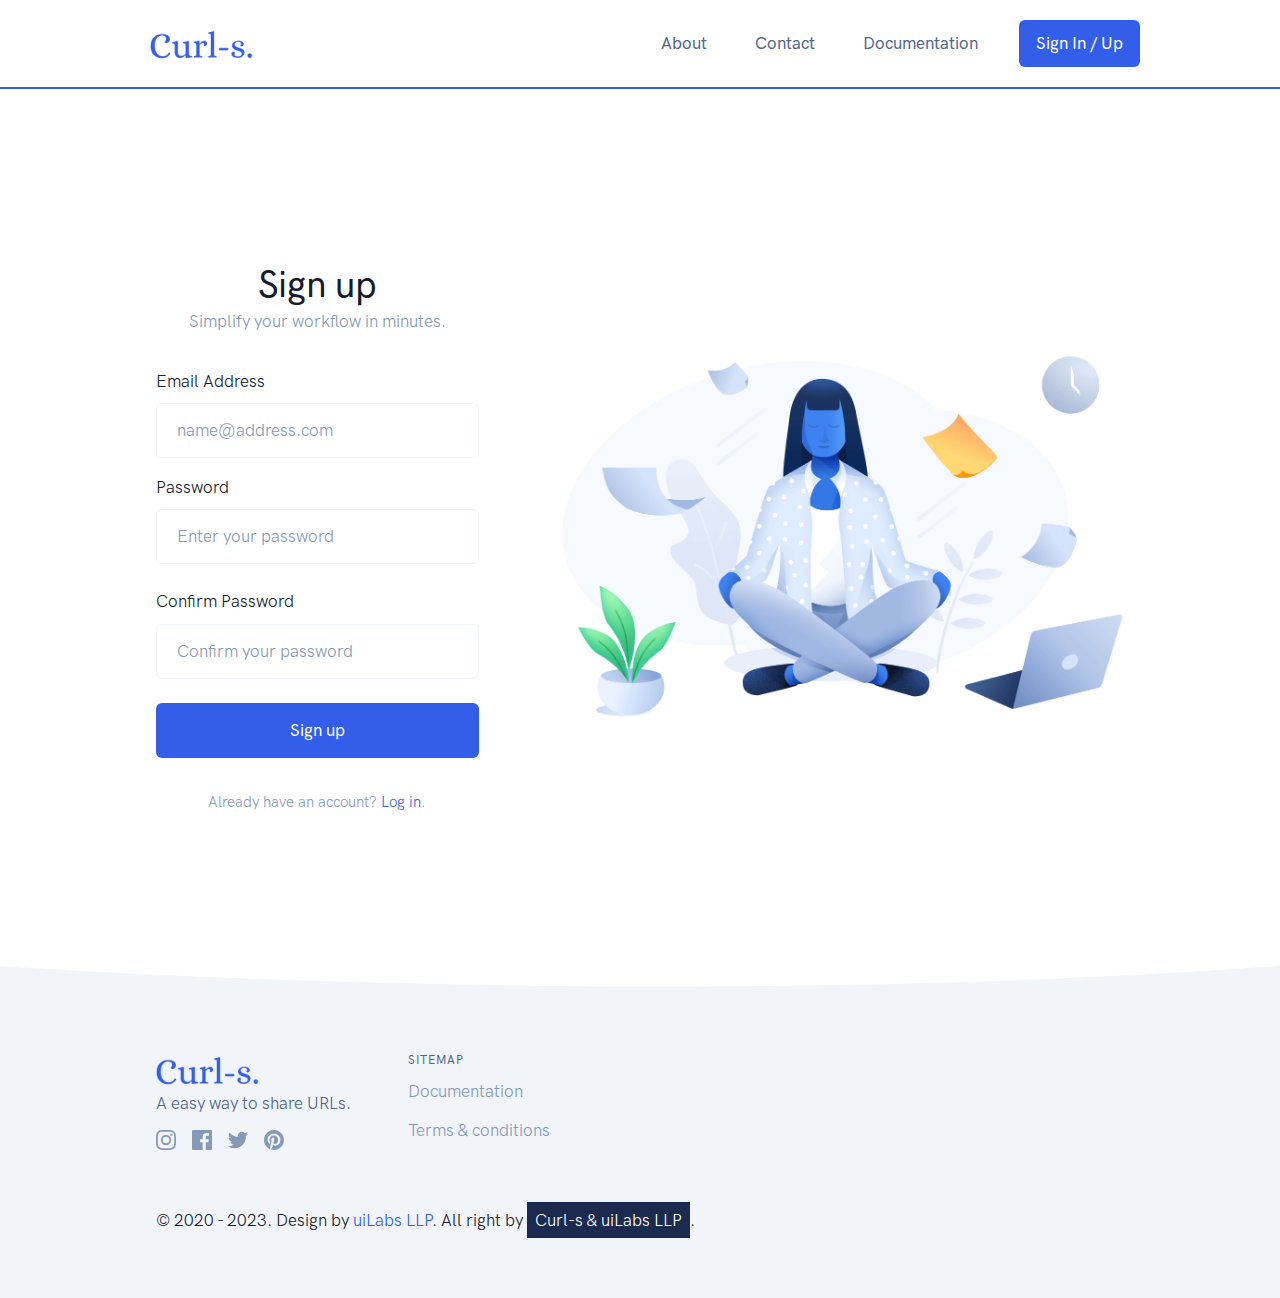
<file: signup.html>
<!DOCTYPE html>
<html lang="en">
	<head>
		<meta http-equiv="Content-Type" content="text/html; charset=UTF-8">
		<meta name="viewport" content="width=device-width, initial-scale=1">
		
		<!-- Favicon -->
		<link rel="shortcut icon" href="./assets/img/favicon.ico" type="image/x-icon">
		
		<!-- Map CSS -->
		<link rel="stylesheet" href="./assets/css/mapbox-gl.css">
		
		<!-- Libs CSS -->
		<link rel="stylesheet" href="./assets/css/libs.bundle.css">
		
		<!-- Theme CSS -->
		<link rel="stylesheet" href="./assets/css/theme.bundle.css">
		
		<!-- Default Css -->
		<link rel="stylesheet" href="./assets/css/theme.default.css">
		
		<!-- Title -->
		<title>Sign up - Curl-s. | A easy way to Share URLs.</title>
		
		<!-- Cursor animation css -->
		<style>
			.row.top-padding-footer-credits {
				padding-top: 3em;
			}

			.typed-cursor{
			  opacity: 1;
			}
			
			.typed-cursor.typed-cursor--blink{
			  animation: typedjsBlink 0.7s infinite;
			  -webkit-animation: typedjsBlink 0.7s infinite;
					  animation: typedjsBlink 0.7s infinite;
			}
			
			@keyframes typedjsBlink{
			  50% { opacity: 0.0; }
			}
			
			@-webkit-keyframes typedjsBlink{
			  0% { opacity: 1; }
			  50% { opacity: 0.0; }
			  100% { opacity: 1; }
			}
		</style>
	</head>
	<body data-aos-easing="ease-out-quad" data-aos-duration="700" data-aos-delay="0">
		<!-- NAVBAR -->
		<nav class="navbar navbar-expand-lg navbar-light bg-white">
		  <div class="container">
		
			<!-- Brand -->
			<a class="navbar-brand" href="https://curl-s.in">
			  <img src="./assets/img/title_logo.png" class="navbar-brand-img" alt="Curl-s.">
			</a>
		
			<!-- Toggler -->
			<button class="navbar-toggler" type="button" data-bs-toggle="collapse" 
					data-bs-target="#navbarCollapse" aria-controls="navbarCollapse" 
					aria-expanded="false" aria-label="Toggle navigation">
			  <span class="navbar-toggler-icon"></span>
			</button>
		
			<!-- Collapse -->
			<div class="collapse navbar-collapse" id="navbarCollapse">
			  <!-- Toggler -->
			  <button class="navbar-toggler" type="button" data-bs-toggle="collapse" 
					data-bs-target="#navbarCollapse" aria-controls="navbarCollapse" 
					aria-expanded="false" aria-label="Toggle navigation">
				<i class="fe fe-x"></i>
			  </button>
		
			  <!-- Navigation -->
			  <ul class="navbar-nav ms-auto">
				
				<li class="nav-item">
				  <a class="nav-link" id="navbarAbout" href="about.html">About</a>
				   
				</li>
				<li class="nav-item">
				  <a class="nav-link" id="navbarContact" href="contact.html">
					Contact
				  </a>
				  
				</li>
				<li class="nav-item">
				  <a class="nav-link" id="navbarDocumentation" href="documentation.html">
					Documentation
				  </a>
				  
				</li>
			  </ul>
		
			  <!-- Button -->
			  <a class="btn btn-primary btn-sm lift navbar-btn" href="signin.html" target="_blank">Sign In / Up</a>
		
			</div>
		
		  </div>
		</nav>
		
		<!-- CONTENT -->
		<section class="section-border border-primary">
		  <div class="container d-flex flex-column">
			<div class="row align-items-center justify-content-center gx-0 min-vh-100">
			  <div class="col-8 col-md-6 col-lg-7 offset-md-1 order-md-2 mt-auto mt-md-0 pt-8 pb-4 py-md-11">

				<!-- Image -->
				<img src="./assets/img/illustration-8.png" alt="..." class="img-fluid">

			  </div>
			  <div class="col-12 col-md-5 col-lg-4 order-md-1 mb-auto mb-md-0 pb-8 py-md-11">

				<!-- Heading -->
				<h1 class="mb-0 fw-bold text-center">
				  Sign up
				</h1>

				<!-- Text -->
				<p class="mb-6 text-center text-muted">
				  Simplify your workflow in minutes.
				</p>

				<!-- Form -->
				<form class="mb-6">
				  <!-- Email -->
				  <div class="form-group">
					<label class="form-label" for="email">
					  Email Address
					</label>
					<input type="email" class="form-control" id="email" placeholder="name@address.com">
				  </div>

				  <!-- Password -->
				  <div class="form-group mb-5">
					<label class="form-label" for="password">
					  Password
					</label>
					<input type="password" class="form-control" id="password" placeholder="Enter your password">
				  </div>
				  
				  <!-- Confirm Password -->
				  <div class="form-group mb-5">
					<label class="form-label" for="ConfirmPassword">
					  Confirm Password
					</label>
					<input type="password" class="form-control" id="ConfirmPassword" placeholder="Confirm your password">
				  </div>

				  <!-- Submit -->
				  <button class="btn w-100 btn-primary" type="submit">
					Sign up
				  </button>

				</form>

				<!-- Text -->
				<p class="mb-0 fs-sm text-center text-muted">
				  Already have an account? <a href="signin.html">Log in</a>.
				</p>

			  </div>
			</div> <!-- / .row -->
		  </div> <!-- / .container -->
		</section>

		<!-- SHAPE -->
		<div class="position-relative">
			<div class="shape shape-bottom shape-fluid-x text-gray-200">
				<svg viewBox="0 0 2880 48" fill="none" xmlns="http://www.w3.org/2000/svg">
					<path d="M0 48h2880V0h-720C1442.5 52 720 0 720 0H0v48z" fill="currentColor"></path>
				</svg>
			</div>
		</div>

		<!-- FOOTER -->
		<footer class="py-8 py-md-11 bg-gray-200">
		  <div class="container">
			<div class="row">
			  <div class="col-12 col-md-4 col-lg-3">
				<!-- Brand -->
				<a class="navbar-brand" href="https://curl-s.in">
				  <img src="./assets/img/title_logo.png" class="navbar-brand-img" alt="Curl-s." style="margin-left: -10px !important;">
				</a>
		
				<!-- Text -->
				<p class="text-gray-700 mb-2">
				  A easy way to share URLs.
				</p>
		
				<!-- Social -->
				<ul class="list-unstyled list-inline list-social mb-6 mb-md-0">
				  <li class="list-inline-item list-social-item me-3">
					<a href="#" class="text-decoration-none">
					  <img src="./assets/img/instagram.svg" class="list-social-icon" alt="...">
					</a>
				  </li>
				  <li class="list-inline-item list-social-item me-3">
					<a href="#" class="text-decoration-none">
					  <img src="./assets/img/facebook.svg" class="list-social-icon" alt="...">
					</a>
				  </li>
				  <li class="list-inline-item list-social-item me-3">
					<a href="#" class="text-decoration-none">
					  <img src="./assets/img/twitter.svg" class="list-social-icon" alt="...">
					</a>
				  </li>
				  <li class="list-inline-item list-social-item">
					<a href="#" class="text-decoration-none">
					  <img src="./assets/img/pinterest.svg" class="list-social-icon" alt="Curl-s">
					</a>
				  </li>
				</ul>
		
			  </div>
			  
			  <div class="col-md-4">
				<!-- Heading -->
				<h6 class="fw-bold text-uppercase text-gray-700">
				  Sitemap
				</h6>
				<!-- List -->
				<ul class="list-unstyled text-muted mb-0">
				  <li class="mb-3">
					<a href="documentation.html" class="text-reset">
					  Documentation
					</a>
				  </li>
				  <li class="mb-3">
					<a href="term.html" class="text-reset">Terms &amp; conditions</a>
				  </li>
				  
				</ul>
		
			  </div>
			</div> <!-- / .row -->

			<div class="row top-padding-footer-credits">          
				<div class="col-12">
					© 2020 - 2023. Design by <a href="https://uilabs.in">uiLabs LLP</a>. 
					All right by <span class="p-2 text-bg-dark"> Curl-s &amp; uiLabs LLP</span>.
				</div>
			</div>
		  </div> <!-- / .container -->
		</footer>

		<!-- JAVASCRIPT -->
		<!-- Map JS -->
		<script src="../assets/js/mapbox-gl.js.download"></script>
		
		<!-- Vendor JS -->
		<script src="../assets/js/vendor.bundle.js.download"></script>
		
		<!-- Theme JS -->
		<script src="../assets/js/theme.bundle.js.download"></script>
	</body>
</html>
</file>
<file: assets/css/mapbox-gl.css>
.mapboxgl-map {
    font: 12px/20px 'Helvetica Neue', Arial, Helvetica, sans-serif;
    overflow: hidden;
    position: relative;
    -webkit-tap-highlight-color: rgba(0, 0, 0, 0);
}

.mapboxgl-map:-webkit-full-screen {
    width: 100%;
    height: 100%;
}

.mapboxgl-canary {
    background-color: salmon;
}

.mapboxgl-canvas-container.mapboxgl-interactive,
.mapboxgl-ctrl-group > button.mapboxgl-ctrl-compass {
    cursor: -webkit-grab;
    cursor: -moz-grab;
    cursor: grab;
    -moz-user-select: none;
    -webkit-user-select: none;
    -ms-user-select: none;
    user-select: none;
}

.mapboxgl-canvas-container.mapboxgl-interactive:active,
.mapboxgl-ctrl-group > button.mapboxgl-ctrl-compass:active {
    cursor: -webkit-grabbing;
    cursor: -moz-grabbing;
    cursor: grabbing;
}

.mapboxgl-canvas-container.mapboxgl-touch-zoom-rotate,
.mapboxgl-canvas-container.mapboxgl-touch-zoom-rotate .mapboxgl-canvas {
    touch-action: pan-x pan-y;
}

.mapboxgl-canvas-container.mapboxgl-touch-drag-pan,
.mapboxgl-canvas-container.mapboxgl-touch-drag-pan .mapboxgl-canvas {
    touch-action: pinch-zoom;
}

.mapboxgl-canvas-container.mapboxgl-touch-zoom-rotate.mapboxgl-touch-drag-pan,
.mapboxgl-canvas-container.mapboxgl-touch-zoom-rotate.mapboxgl-touch-drag-pan .mapboxgl-canvas {
    touch-action: none;
}

.mapboxgl-ctrl-top-left,
.mapboxgl-ctrl-top-right,
.mapboxgl-ctrl-bottom-left,
.mapboxgl-ctrl-bottom-right { position: absolute; pointer-events: none; z-index: 2; }
.mapboxgl-ctrl-top-left     { top: 0; left: 0; }
.mapboxgl-ctrl-top-right    { top: 0; right: 0; }
.mapboxgl-ctrl-bottom-left  { bottom: 0; left: 0; }
.mapboxgl-ctrl-bottom-right { right: 0; bottom: 0; }

.mapboxgl-ctrl { clear: both; pointer-events: auto; }
.mapboxgl-ctrl-top-left .mapboxgl-ctrl     { margin: 10px 0 0 10px; float: left; }
.mapboxgl-ctrl-top-right .mapboxgl-ctrl    { margin: 10px 10px 0 0; float: right; }
.mapboxgl-ctrl-bottom-left .mapboxgl-ctrl  { margin: 0 0 10px 10px; float: left; }
.mapboxgl-ctrl-bottom-right .mapboxgl-ctrl { margin: 0 10px 10px 0; float: right; }

.mapboxgl-ctrl-group {
    border-radius: 4px;
    overflow: hidden;
    background: #fff;
}

.mapboxgl-ctrl-group:not(:empty) {
    -moz-box-shadow: 0 0 2px rgba(0, 0, 0, 0.1);
    -webkit-box-shadow: 0 0 2px rgba(0, 0, 0, 0.1);
    box-shadow: 0 0 0 2px rgba(0, 0, 0, 0.1);
}

.mapboxgl-ctrl-group > button {
    width: 30px;
    height: 30px;
    display: block;
    padding: 0;
    outline: none;
    border: 0;
    box-sizing: border-box;
    background-color: transparent;
    cursor: pointer;
}

.mapboxgl-ctrl-group > button + button {
    border-top: 1px solid #ddd;
}

/* https://bugzilla.mozilla.org/show_bug.cgi?id=140562 */
.mapboxgl-ctrl > button::-moz-focus-inner {
    border: 0;
    padding: 0;
}

.mapboxgl-ctrl > button:hover {
    background-color: rgba(0, 0, 0, 0.05);
}

.mapboxgl-ctrl-icon,
.mapboxgl-ctrl-icon > .mapboxgl-ctrl-compass-arrow {
    speak: none;
    -webkit-font-smoothing: antialiased;
    -moz-osx-font-smoothing: grayscale;
}

.mapboxgl-ctrl-icon {
    padding: 5px;
}

.mapboxgl-ctrl-icon.mapboxgl-ctrl-zoom-out {
    background-image: url("data:image/svg+xml;charset=utf-8,%3Csvg viewBox='0 0 20 20' xmlns='http://www.w3.org/2000/svg'%3E %3Cpath style='fill:%23333333;' d='m 7,9 c -0.554,0 -1,0.446 -1,1 0,0.554 0.446,1 1,1 l 6,0 c 0.554,0 1,-0.446 1,-1 0,-0.554 -0.446,-1 -1,-1 z'/%3E %3C/svg%3E");
}

.mapboxgl-ctrl-icon.mapboxgl-ctrl-zoom-in {
    background-image: url("data:image/svg+xml;charset=utf-8,%3Csvg viewBox='0 0 20 20' xmlns='http://www.w3.org/2000/svg'%3E %3Cpath style='fill:%23333333;' d='M 10 6 C 9.446 6 9 6.4459904 9 7 L 9 9 L 7 9 C 6.446 9 6 9.446 6 10 C 6 10.554 6.446 11 7 11 L 9 11 L 9 13 C 9 13.55401 9.446 14 10 14 C 10.554 14 11 13.55401 11 13 L 11 11 L 13 11 C 13.554 11 14 10.554 14 10 C 14 9.446 13.554 9 13 9 L 11 9 L 11 7 C 11 6.4459904 10.554 6 10 6 z'/%3E %3C/svg%3E");
}

.mapboxgl-ctrl-icon.mapboxgl-ctrl-geolocate {
    background-image: url("data:image/svg+xml;charset=utf-8,%3Csvg viewBox='0 0 20 20' xmlns='http://www.w3.org/2000/svg' fill='%23333'%3E %3Cpath d='M10 4C9 4 9 5 9 5L9 5.1A5 5 0 0 0 5.1 9L5 9C5 9 4 9 4 10 4 11 5 11 5 11L5.1 11A5 5 0 0 0 9 14.9L9 15C9 15 9 16 10 16 11 16 11 15 11 15L11 14.9A5 5 0 0 0 14.9 11L15 11C15 11 16 11 16 10 16 9 15 9 15 9L14.9 9A5 5 0 0 0 11 5.1L11 5C11 5 11 4 10 4zM10 6.5A3.5 3.5 0 0 1 13.5 10 3.5 3.5 0 0 1 10 13.5 3.5 3.5 0 0 1 6.5 10 3.5 3.5 0 0 1 10 6.5zM10 8.3A1.8 1.8 0 0 0 8.3 10 1.8 1.8 0 0 0 10 11.8 1.8 1.8 0 0 0 11.8 10 1.8 1.8 0 0 0 10 8.3z'/%3E %3C/svg%3E");
}

.mapboxgl-ctrl-icon.mapboxgl-ctrl-geolocate:disabled {
    background-image: url("data:image/svg+xml;charset=utf-8,%3Csvg viewBox='0 0 20 20' xmlns='http://www.w3.org/2000/svg' fill='%23aaa'%3E %3Cpath d='M10 4C9 4 9 5 9 5L9 5.1A5 5 0 0 0 5.1 9L5 9C5 9 4 9 4 10 4 11 5 11 5 11L5.1 11A5 5 0 0 0 9 14.9L9 15C9 15 9 16 10 16 11 16 11 15 11 15L11 14.9A5 5 0 0 0 14.9 11L15 11C15 11 16 11 16 10 16 9 15 9 15 9L14.9 9A5 5 0 0 0 11 5.1L11 5C11 5 11 4 10 4zM10 6.5A3.5 3.5 0 0 1 13.5 10 3.5 3.5 0 0 1 10 13.5 3.5 3.5 0 0 1 6.5 10 3.5 3.5 0 0 1 10 6.5zM10 8.3A1.8 1.8 0 0 0 8.3 10 1.8 1.8 0 0 0 10 11.8 1.8 1.8 0 0 0 11.8 10 1.8 1.8 0 0 0 10 8.3z'/%3E %3C/svg%3E");
}

.mapboxgl-ctrl-icon.mapboxgl-ctrl-geolocate.mapboxgl-ctrl-geolocate-active {
    background-image: url("data:image/svg+xml;charset=utf-8,%3Csvg viewBox='0 0 20 20' xmlns='http://www.w3.org/2000/svg' fill='%2333b5e5'%3E %3Cpath d='M10 4C9 4 9 5 9 5L9 5.1A5 5 0 0 0 5.1 9L5 9C5 9 4 9 4 10 4 11 5 11 5 11L5.1 11A5 5 0 0 0 9 14.9L9 15C9 15 9 16 10 16 11 16 11 15 11 15L11 14.9A5 5 0 0 0 14.9 11L15 11C15 11 16 11 16 10 16 9 15 9 15 9L14.9 9A5 5 0 0 0 11 5.1L11 5C11 5 11 4 10 4zM10 6.5A3.5 3.5 0 0 1 13.5 10 3.5 3.5 0 0 1 10 13.5 3.5 3.5 0 0 1 6.5 10 3.5 3.5 0 0 1 10 6.5zM10 8.3A1.8 1.8 0 0 0 8.3 10 1.8 1.8 0 0 0 10 11.8 1.8 1.8 0 0 0 11.8 10 1.8 1.8 0 0 0 10 8.3z'/%3E %3C/svg%3E");
}

.mapboxgl-ctrl-icon.mapboxgl-ctrl-geolocate.mapboxgl-ctrl-geolocate-active-error {
    background-image: url("data:image/svg+xml;charset=utf-8,%3Csvg viewBox='0 0 20 20' xmlns='http://www.w3.org/2000/svg' fill='%23e58978'%3E %3Cpath d='M10 4C9 4 9 5 9 5L9 5.1A5 5 0 0 0 5.1 9L5 9C5 9 4 9 4 10 4 11 5 11 5 11L5.1 11A5 5 0 0 0 9 14.9L9 15C9 15 9 16 10 16 11 16 11 15 11 15L11 14.9A5 5 0 0 0 14.9 11L15 11C15 11 16 11 16 10 16 9 15 9 15 9L14.9 9A5 5 0 0 0 11 5.1L11 5C11 5 11 4 10 4zM10 6.5A3.5 3.5 0 0 1 13.5 10 3.5 3.5 0 0 1 10 13.5 3.5 3.5 0 0 1 6.5 10 3.5 3.5 0 0 1 10 6.5zM10 8.3A1.8 1.8 0 0 0 8.3 10 1.8 1.8 0 0 0 10 11.8 1.8 1.8 0 0 0 11.8 10 1.8 1.8 0 0 0 10 8.3z'/%3E %3C/svg%3E");
}

.mapboxgl-ctrl-icon.mapboxgl-ctrl-geolocate.mapboxgl-ctrl-geolocate-background {
    background-image: url("data:image/svg+xml;charset=utf-8,%3Csvg viewBox='0 0 20 20' xmlns='http://www.w3.org/2000/svg' fill='%2333b5e5'%3E %3Cpath d='M 10,4 C 9,4 9,5 9,5 L 9,5.1 C 7.0357113,5.5006048 5.5006048,7.0357113 5.1,9 L 5,9 c 0,0 -1,0 -1,1 0,1 1,1 1,1 l 0.1,0 c 0.4006048,1.964289 1.9357113,3.499395 3.9,3.9 L 9,15 c 0,0 0,1 1,1 1,0 1,-1 1,-1 l 0,-0.1 c 1.964289,-0.400605 3.499395,-1.935711 3.9,-3.9 l 0.1,0 c 0,0 1,0 1,-1 C 16,9 15,9 15,9 L 14.9,9 C 14.499395,7.0357113 12.964289,5.5006048 11,5.1 L 11,5 c 0,0 0,-1 -1,-1 z m 0,2.5 c 1.932997,0 3.5,1.5670034 3.5,3.5 0,1.932997 -1.567003,3.5 -3.5,3.5 C 8.0670034,13.5 6.5,11.932997 6.5,10 6.5,8.0670034 8.0670034,6.5 10,6.5 Z'/%3E %3C/svg%3E");
}

.mapboxgl-ctrl-icon.mapboxgl-ctrl-geolocate.mapboxgl-ctrl-geolocate-background-error {
    background-image: url("data:image/svg+xml;charset=utf-8,%3Csvg viewBox='0 0 20 20' xmlns='http://www.w3.org/2000/svg' fill='%23e54e33'%3E %3Cpath d='M 10,4 C 9,4 9,5 9,5 L 9,5.1 C 7.0357113,5.5006048 5.5006048,7.0357113 5.1,9 L 5,9 c 0,0 -1,0 -1,1 0,1 1,1 1,1 l 0.1,0 c 0.4006048,1.964289 1.9357113,3.499395 3.9,3.9 L 9,15 c 0,0 0,1 1,1 1,0 1,-1 1,-1 l 0,-0.1 c 1.964289,-0.400605 3.499395,-1.935711 3.9,-3.9 l 0.1,0 c 0,0 1,0 1,-1 C 16,9 15,9 15,9 L 14.9,9 C 14.499395,7.0357113 12.964289,5.5006048 11,5.1 L 11,5 c 0,0 0,-1 -1,-1 z m 0,2.5 c 1.932997,0 3.5,1.5670034 3.5,3.5 0,1.932997 -1.567003,3.5 -3.5,3.5 C 8.0670034,13.5 6.5,11.932997 6.5,10 6.5,8.0670034 8.0670034,6.5 10,6.5 Z'/%3E %3C/svg%3E");
}

.mapboxgl-ctrl-icon.mapboxgl-ctrl-geolocate.mapboxgl-ctrl-geolocate-waiting {
    -webkit-animation: mapboxgl-spin 2s infinite linear;
    -moz-animation: mapboxgl-spin 2s infinite linear;
    -o-animation: mapboxgl-spin 2s infinite linear;
    -ms-animation: mapboxgl-spin 2s infinite linear;
    animation: mapboxgl-spin 2s infinite linear;
}

@-webkit-keyframes mapboxgl-spin {
    0% { -webkit-transform: rotate(0deg); }
    100% { -webkit-transform: rotate(360deg); }
}

@-moz-keyframes mapboxgl-spin {
    0% { -moz-transform: rotate(0deg); }
    100% { -moz-transform: rotate(360deg); }
}

@-o-keyframes mapboxgl-spin {
    0% { -o-transform: rotate(0deg); }
    100% { -o-transform: rotate(360deg); }
}

@-ms-keyframes mapboxgl-spin {
    0% { -ms-transform: rotate(0deg); }
    100% { -ms-transform: rotate(360deg); }
}

@keyframes mapboxgl-spin {
    0% { transform: rotate(0deg); }
    100% { transform: rotate(360deg); }
}

.mapboxgl-ctrl-icon.mapboxgl-ctrl-fullscreen {
    background-image: url("data:image/svg+xml;charset=utf-8,%3Csvg viewBox='0 0 20 20' xmlns='http://www.w3.org/2000/svg'%3E %3Cpath d='M 5 4 C 4.5 4 4 4.5 4 5 L 4 6 L 4 9 L 4.5 9 L 5.7773438 7.296875 C 6.7771319 8.0602131 7.835765 8.9565728 8.890625 10 C 7.8257121 11.0633 6.7761791 11.951675 5.78125 12.707031 L 4.5 11 L 4 11 L 4 15 C 4 15.5 4.5 16 5 16 L 9 16 L 9 15.5 L 7.2734375 14.205078 C 8.0428931 13.187886 8.9395441 12.133481 9.9609375 11.068359 C 11.042371 12.14699 11.942093 13.2112 12.707031 14.21875 L 11 15.5 L 11 16 L 14 16 L 15 16 C 15.5 16 16 15.5 16 15 L 16 14 L 16 11 L 15.5 11 L 14.205078 12.726562 C 13.177985 11.949617 12.112718 11.043577 11.037109 10.009766 C 12.151856 8.981061 13.224345 8.0798624 14.228516 7.3046875 L 15.5 9 L 16 9 L 16 5 C 16 4.5 15.5 4 15 4 L 11 4 L 11 4.5 L 12.703125 5.7773438 C 11.932647 6.7864834 11.026693 7.8554712 9.9707031 8.9199219 C 8.9584739 7.8204943 8.0698767 6.7627188 7.3046875 5.7714844 L 9 4.5 L 9 4 L 6 4 L 5 4 z '/%3E %3C/svg%3E");
}

.mapboxgl-ctrl-icon.mapboxgl-ctrl-shrink {
    background-image: url("data:image/svg+xml;charset=utf-8,%3Csvg viewBox='0 0 20 20' xmlns='http://www.w3.org/2000/svg'%3E %3Cpath style='fill:%23000000;' d='M 4.2421875 3.4921875 A 0.750075 0.750075 0 0 0 3.71875 4.78125 L 5.9648438 7.0273438 L 4 8.5 L 4 9 L 8 9 C 8.500001 8.9999988 9 8.4999992 9 8 L 9 4 L 8.5 4 L 7.0175781 5.9550781 L 4.78125 3.71875 A 0.750075 0.750075 0 0 0 4.2421875 3.4921875 z M 15.734375 3.4921875 A 0.750075 0.750075 0 0 0 15.21875 3.71875 L 12.984375 5.953125 L 11.5 4 L 11 4 L 11 8 C 11 8.4999992 11.499999 8.9999988 12 9 L 16 9 L 16 8.5 L 14.035156 7.0273438 L 16.28125 4.78125 A 0.750075 0.750075 0 0 0 15.734375 3.4921875 z M 4 11 L 4 11.5 L 5.9648438 12.972656 L 3.71875 15.21875 A 0.75130096 0.75130096 0 1 0 4.78125 16.28125 L 7.0273438 14.035156 L 8.5 16 L 9 16 L 9 12 C 9 11.500001 8.500001 11.000001 8 11 L 4 11 z M 12 11 C 11.499999 11.000001 11 11.500001 11 12 L 11 16 L 11.5 16 L 12.972656 14.035156 L 15.21875 16.28125 A 0.75130096 0.75130096 0 1 0 16.28125 15.21875 L 14.035156 12.972656 L 16 11.5 L 16 11 L 12 11 z '/%3E %3C/svg%3E");
}

.mapboxgl-ctrl-icon.mapboxgl-ctrl-compass > .mapboxgl-ctrl-compass-arrow {
    width: 20px;
    height: 20px;
    margin: 5px;
    background-image: url("data:image/svg+xml;charset=utf-8,%3Csvg viewBox='0 0 20 20' xmlns='http://www.w3.org/2000/svg'%3E %3Cpolygon fill='%23333333' points='6,9 10,1 14,9'/%3E %3Cpolygon fill='%23CCCCCC' points='6,11 10,19 14,11 '/%3E %3C/svg%3E");
    background-repeat: no-repeat;
    display: inline-block;
}

a.mapboxgl-ctrl-logo {
    width: 85px;
    height: 21px;
    margin: 0 0 -3px -3px;
    display: block;
    background-repeat: no-repeat;
    cursor: pointer;
    background-image: url("data:image/svg+xml;charset=utf-8,%3C?xml version='1.0' encoding='utf-8'?%3E%3Csvg version='1.1' id='Layer_1' xmlns='http://www.w3.org/2000/svg' xmlns:xlink='http://www.w3.org/1999/xlink' x='0px' y='0px' viewBox='0 0 84.49 21' style='enable-background:new 0 0 84.49 21;' xml:space='preserve'%3E%3Cg%3E %3Cpath class='st0' style='opacity:0.9; fill: %23FFFFFF; enable-background: new;' d='M83.25,14.26c0,0.12-0.09,0.21-0.21,0.21h-1.61c-0.13,0-0.24-0.06-0.3-0.17l-1.44-2.39l-1.44,2.39 c-0.06,0.11-0.18,0.17-0.3,0.17h-1.61c-0.04,0-0.08-0.01-0.12-0.03c-0.09-0.06-0.13-0.19-0.06-0.28l0,0l2.43-3.68L76.2,6.84 c-0.02-0.03-0.03-0.07-0.03-0.12c0-0.12,0.09-0.21,0.21-0.21h1.61c0.13,0,0.24,0.06,0.3,0.17l1.41,2.36l1.4-2.35 c0.06-0.11,0.18-0.17,0.3-0.17H83c0.04,0,0.08,0.01,0.12,0.03c0.09,0.06,0.13,0.19,0.06,0.28l0,0l-2.37,3.63l2.43,3.67 C83.24,14.18,83.25,14.22,83.25,14.26z'/%3E %3Cpath class='st0' style='opacity:0.9; fill: %23FFFFFF; enable-background: new;' d='M66.24,9.59c-0.39-1.88-1.96-3.28-3.84-3.28c-1.03,0-2.03,0.42-2.73,1.18V3.51c0-0.13-0.1-0.23-0.23-0.23h-1.4 c-0.13,0-0.23,0.11-0.23,0.23v10.72c0,0.13,0.1,0.23,0.23,0.23h1.4c0.13,0,0.23-0.11,0.23-0.23V13.5c0.71,0.75,1.7,1.18,2.73,1.18 c1.88,0,3.45-1.41,3.84-3.29C66.37,10.79,66.37,10.18,66.24,9.59L66.24,9.59z M62.08,13c-1.32,0-2.39-1.11-2.41-2.48v-0.06 c0.02-1.38,1.09-2.48,2.41-2.48s2.42,1.12,2.42,2.51S63.41,13,62.08,13z'/%3E %3Cpath class='st0' style='opacity:0.9; fill: %23FFFFFF; enable-background: new;' d='M71.67,6.32c-1.98-0.01-3.72,1.35-4.16,3.29c-0.13,0.59-0.13,1.19,0,1.77c0.44,1.94,2.17,3.32,4.17,3.3 c2.35,0,4.26-1.87,4.26-4.19S74.04,6.32,71.67,6.32z M71.65,13.01c-1.33,0-2.42-1.12-2.42-2.51s1.08-2.52,2.42-2.52 c1.33,0,2.42,1.12,2.42,2.51S72.99,13,71.65,13.01L71.65,13.01z'/%3E %3Cpath class='st1' style='opacity:0.35; enable-background:new;' d='M62.08,7.98c-1.32,0-2.39,1.11-2.41,2.48v0.06C59.68,11.9,60.75,13,62.08,13s2.42-1.12,2.42-2.51 S63.41,7.98,62.08,7.98z M62.08,11.76c-0.63,0-1.14-0.56-1.17-1.25v-0.04c0.01-0.69,0.54-1.25,1.17-1.25 c0.63,0,1.17,0.57,1.17,1.27C63.24,11.2,62.73,11.76,62.08,11.76z'/%3E %3Cpath class='st1' style='opacity:0.35; enable-background:new;' d='M71.65,7.98c-1.33,0-2.42,1.12-2.42,2.51S70.32,13,71.65,13s2.42-1.12,2.42-2.51S72.99,7.98,71.65,7.98z M71.65,11.76c-0.64,0-1.17-0.57-1.17-1.27c0-0.7,0.53-1.26,1.17-1.26s1.17,0.57,1.17,1.27C72.82,11.21,72.29,11.76,71.65,11.76z'/%3E %3Cpath class='st0' style='opacity:0.9; fill: %23FFFFFF; enable-background: new;' d='M45.74,6.53h-1.4c-0.13,0-0.23,0.11-0.23,0.23v0.73c-0.71-0.75-1.7-1.18-2.73-1.18 c-2.17,0-3.94,1.87-3.94,4.19s1.77,4.19,3.94,4.19c1.04,0,2.03-0.43,2.73-1.19v0.73c0,0.13,0.1,0.23,0.23,0.23h1.4 c0.13,0,0.23-0.11,0.23-0.23V6.74c0-0.12-0.09-0.22-0.22-0.22C45.75,6.53,45.75,6.53,45.74,6.53z M44.12,10.53 C44.11,11.9,43.03,13,41.71,13s-2.42-1.12-2.42-2.51s1.08-2.52,2.4-2.52c1.33,0,2.39,1.11,2.41,2.48L44.12,10.53z'/%3E %3Cpath class='st1' style='opacity:0.35; enable-background:new;' d='M41.71,7.98c-1.33,0-2.42,1.12-2.42,2.51S40.37,13,41.71,13s2.39-1.11,2.41-2.48v-0.06 C44.1,9.09,43.03,7.98,41.71,7.98z M40.55,10.49c0-0.7,0.52-1.27,1.17-1.27c0.64,0,1.14,0.56,1.17,1.25v0.04 c-0.01,0.68-0.53,1.24-1.17,1.24C41.08,11.75,40.55,11.19,40.55,10.49z'/%3E %3Cpath class='st0' style='opacity:0.9; fill: %23FFFFFF; enable-background: new;' d='M52.41,6.32c-1.03,0-2.03,0.42-2.73,1.18V6.75c0-0.13-0.1-0.23-0.23-0.23h-1.4c-0.13,0-0.23,0.11-0.23,0.23 v10.72c0,0.13,0.1,0.23,0.23,0.23h1.4c0.13,0,0.23-0.1,0.23-0.23V13.5c0.71,0.75,1.7,1.18,2.74,1.18c2.17,0,3.94-1.87,3.94-4.19 S54.58,6.32,52.41,6.32z M52.08,13.01c-1.32,0-2.39-1.11-2.42-2.48v-0.07c0.02-1.38,1.09-2.49,2.4-2.49c1.32,0,2.41,1.12,2.41,2.51 S53.4,13,52.08,13.01L52.08,13.01z'/%3E %3Cpath class='st1' style='opacity:0.35; enable-background:new;' d='M52.08,7.98c-1.32,0-2.39,1.11-2.42,2.48v0.06c0.03,1.38,1.1,2.48,2.42,2.48s2.41-1.12,2.41-2.51 S53.4,7.98,52.08,7.98z M52.08,11.76c-0.63,0-1.14-0.56-1.17-1.25v-0.04c0.01-0.69,0.54-1.25,1.17-1.25c0.63,0,1.17,0.58,1.17,1.27 S52.72,11.76,52.08,11.76z'/%3E %3Cpath class='st0' style='opacity:0.9; fill: %23FFFFFF; enable-background: new;' d='M36.08,14.24c0,0.13-0.1,0.23-0.23,0.23h-1.41c-0.13,0-0.23-0.11-0.23-0.23V9.68c0-0.98-0.74-1.71-1.62-1.71 c-0.8,0-1.46,0.7-1.59,1.62l0.01,4.66c0,0.13-0.11,0.23-0.23,0.23h-1.41c-0.13,0-0.23-0.11-0.23-0.23V9.68 c0-0.98-0.74-1.71-1.62-1.71c-0.85,0-1.54,0.79-1.6,1.8v4.48c0,0.13-0.1,0.23-0.23,0.23h-1.4c-0.13,0-0.23-0.11-0.23-0.23V6.74 c0.01-0.13,0.1-0.22,0.23-0.22h1.4c0.13,0,0.22,0.11,0.23,0.22V7.4c0.5-0.68,1.3-1.09,2.16-1.1h0.03c1.09,0,2.09,0.6,2.6,1.55 c0.45-0.95,1.4-1.55,2.44-1.56c1.62,0,2.93,1.25,2.9,2.78L36.08,14.24z'/%3E %3Cpath class='st1' style='opacity:0.35; enable-background:new;' d='M84.34,13.59l-0.07-0.13l-1.96-2.99l1.94-2.95c0.44-0.67,0.26-1.56-0.41-2.02c-0.02,0-0.03,0-0.04-0.01 c-0.23-0.15-0.5-0.22-0.78-0.22h-1.61c-0.56,0-1.08,0.29-1.37,0.78L79.72,6.6l-0.34-0.56C79.09,5.56,78.57,5.27,78,5.27h-1.6 c-0.6,0-1.13,0.37-1.35,0.92c-2.19-1.66-5.28-1.47-7.26,0.45c-0.35,0.34-0.65,0.72-0.89,1.14c-0.9-1.62-2.58-2.72-4.5-2.72 c-0.5,0-1.01,0.07-1.48,0.23V3.51c0-0.82-0.66-1.48-1.47-1.48h-1.4c-0.81,0-1.47,0.66-1.47,1.47v3.75 c-0.95-1.36-2.5-2.18-4.17-2.19c-0.74,0-1.46,0.16-2.12,0.47c-0.24-0.17-0.54-0.26-0.84-0.26h-1.4c-0.45,0-0.87,0.21-1.15,0.56 c-0.02-0.03-0.04-0.05-0.07-0.08c-0.28-0.3-0.68-0.47-1.09-0.47h-1.39c-0.3,0-0.6,0.09-0.84,0.26c-0.67-0.3-1.39-0.46-2.12-0.46 c-1.83,0-3.43,1-4.37,2.5c-0.2-0.46-0.48-0.89-0.83-1.25c-0.8-0.81-1.89-1.25-3.02-1.25h-0.01c-0.89,0.01-1.75,0.33-2.46,0.88 c-0.74-0.57-1.64-0.88-2.57-0.88H28.1c-0.29,0-0.58,0.03-0.86,0.11c-0.28,0.06-0.56,0.16-0.82,0.28c-0.21-0.12-0.45-0.18-0.7-0.18 h-1.4c-0.82,0-1.47,0.66-1.47,1.47v7.5c0,0.82,0.66,1.47,1.47,1.47h1.4c0.82,0,1.48-0.66,1.48-1.48l0,0V9.79 c0.03-0.36,0.23-0.59,0.36-0.59c0.18,0,0.38,0.18,0.38,0.47v4.57c0,0.82,0.66,1.47,1.47,1.47h1.41c0.82,0,1.47-0.66,1.47-1.47 l-0.01-4.57c0.06-0.32,0.25-0.47,0.35-0.47c0.18,0,0.38,0.18,0.38,0.47v4.57c0,0.82,0.66,1.47,1.47,1.47h1.41 c0.82,0,1.47-0.66,1.47-1.47v-0.38c0.96,1.29,2.46,2.06,4.06,2.06c0.74,0,1.46-0.16,2.12-0.47c0.24,0.17,0.54,0.26,0.84,0.26h1.39 c0.3,0,0.6-0.09,0.84-0.26v2.01c0,0.82,0.66,1.47,1.47,1.47h1.4c0.82,0,1.47-0.66,1.47-1.47v-1.77c0.48,0.15,0.99,0.23,1.49,0.22 c1.7,0,3.22-0.87,4.17-2.2v0.52c0,0.82,0.66,1.47,1.47,1.47h1.4c0.3,0,0.6-0.09,0.84-0.26c0.66,0.31,1.39,0.47,2.12,0.47 c1.92,0,3.6-1.1,4.49-2.73c1.54,2.65,4.95,3.53,7.58,1.98c0.18-0.11,0.36-0.22,0.53-0.36c0.22,0.55,0.76,0.91,1.35,0.9H78 c0.56,0,1.08-0.29,1.37-0.78l0.37-0.61l0.37,0.61c0.29,0.48,0.81,0.78,1.38,0.78h1.6c0.81,0,1.46-0.66,1.45-1.46 C84.49,14.02,84.44,13.8,84.34,13.59L84.34,13.59z M35.86,14.47h-1.41c-0.13,0-0.23-0.11-0.23-0.23V9.68 c0-0.98-0.74-1.71-1.62-1.71c-0.8,0-1.46,0.7-1.59,1.62l0.01,4.66c0,0.13-0.1,0.23-0.23,0.23h-1.41c-0.13,0-0.23-0.11-0.23-0.23 V9.68c0-0.98-0.74-1.71-1.62-1.71c-0.85,0-1.54,0.79-1.6,1.8v4.48c0,0.13-0.1,0.23-0.23,0.23h-1.4c-0.13,0-0.23-0.11-0.23-0.23 V6.74c0.01-0.13,0.11-0.22,0.23-0.22h1.4c0.13,0,0.22,0.11,0.23,0.22V7.4c0.5-0.68,1.3-1.09,2.16-1.1h0.03 c1.09,0,2.09,0.6,2.6,1.55c0.45-0.95,1.4-1.55,2.44-1.56c1.62,0,2.93,1.25,2.9,2.78l0.01,5.16C36.09,14.36,35.98,14.46,35.86,14.47 L35.86,14.47z M45.97,14.24c0,0.13-0.1,0.23-0.23,0.23h-1.4c-0.13,0-0.23-0.11-0.23-0.23V13.5c-0.7,0.76-1.69,1.18-2.72,1.18 c-2.17,0-3.94-1.87-3.94-4.19s1.77-4.19,3.94-4.19c1.03,0,2.02,0.43,2.73,1.18V6.74c0-0.13,0.1-0.23,0.23-0.23h1.4 c0.12-0.01,0.22,0.08,0.23,0.21c0,0.01,0,0.01,0,0.02v7.51h-0.01V14.24z M52.41,14.67c-1.03,0-2.02-0.43-2.73-1.18v3.97 c0,0.13-0.1,0.23-0.23,0.23h-1.4c-0.13,0-0.23-0.1-0.23-0.23V6.75c0-0.13,0.1-0.22,0.23-0.22h1.4c0.13,0,0.23,0.11,0.23,0.23v0.73 c0.71-0.76,1.7-1.18,2.73-1.18c2.17,0,3.94,1.86,3.94,4.18S54.58,14.67,52.41,14.67z M66.24,11.39c-0.39,1.87-1.96,3.29-3.84,3.29 c-1.03,0-2.02-0.43-2.73-1.18v0.73c0,0.13-0.1,0.23-0.23,0.23h-1.4c-0.13,0-0.23-0.11-0.23-0.23V3.51c0-0.13,0.1-0.23,0.23-0.23 h1.4c0.13,0,0.23,0.11,0.23,0.23v3.97c0.71-0.75,1.7-1.18,2.73-1.17c1.88,0,3.45,1.4,3.84,3.28C66.37,10.19,66.37,10.8,66.24,11.39 L66.24,11.39L66.24,11.39z M71.67,14.68c-2,0.01-3.73-1.35-4.17-3.3c-0.13-0.59-0.13-1.19,0-1.77c0.44-1.94,2.17-3.31,4.17-3.3 c2.36,0,4.26,1.87,4.26,4.19S74.03,14.68,71.67,14.68L71.67,14.68z M83.04,14.47h-1.61c-0.13,0-0.24-0.06-0.3-0.17l-1.44-2.39 l-1.44,2.39c-0.06,0.11-0.18,0.17-0.3,0.17h-1.61c-0.04,0-0.08-0.01-0.12-0.03c-0.09-0.06-0.13-0.19-0.06-0.28l0,0l2.43-3.68 L76.2,6.84c-0.02-0.03-0.03-0.07-0.03-0.12c0-0.12,0.09-0.21,0.21-0.21h1.61c0.13,0,0.24,0.06,0.3,0.17l1.41,2.36l1.41-2.36 c0.06-0.11,0.18-0.17,0.3-0.17h1.61c0.04,0,0.08,0.01,0.12,0.03c0.09,0.06,0.13,0.19,0.06,0.28l0,0l-2.38,3.64l2.43,3.67 c0.02,0.03,0.03,0.07,0.03,0.12C83.25,14.38,83.16,14.47,83.04,14.47L83.04,14.47L83.04,14.47z'/%3E %3Cpath class='st0' style='opacity:0.9; fill: %23FFFFFF; enable-background: new;' d='M10.5,1.24c-5.11,0-9.25,4.15-9.25,9.25s4.15,9.25,9.25,9.25s9.25-4.15,9.25-9.25 C19.75,5.38,15.61,1.24,10.5,1.24z M14.89,12.77c-1.93,1.93-4.78,2.31-6.7,2.31c-0.7,0-1.41-0.05-2.1-0.16c0,0-1.02-5.64,2.14-8.81 c0.83-0.83,1.95-1.28,3.13-1.28c1.27,0,2.49,0.51,3.39,1.42C16.59,8.09,16.64,11,14.89,12.77z'/%3E %3Cpath class='st1' style='opacity:0.35; enable-background:new;' d='M10.5-0.01C4.7-0.01,0,4.7,0,10.49s4.7,10.5,10.5,10.5S21,16.29,21,10.49C20.99,4.7,16.3-0.01,10.5-0.01z M10.5,19.74c-5.11,0-9.25-4.15-9.25-9.25s4.14-9.26,9.25-9.26s9.25,4.15,9.25,9.25C19.75,15.61,15.61,19.74,10.5,19.74z'/%3E %3Cpath class='st1' style='opacity:0.35; enable-background:new;' d='M14.74,6.25C12.9,4.41,9.98,4.35,8.23,6.1c-3.16,3.17-2.14,8.81-2.14,8.81s5.64,1.02,8.81-2.14 C16.64,11,16.59,8.09,14.74,6.25z M12.47,10.34l-0.91,1.87l-0.9-1.87L8.8,9.43l1.86-0.9l0.9-1.87l0.91,1.87l1.86,0.9L12.47,10.34z'/%3E %3Cpolygon class='st0' style='opacity:0.9; fill: %23FFFFFF; enable-background: new;' points='14.33,9.43 12.47,10.34 11.56,12.21 10.66,10.34 8.8,9.43 10.66,8.53 11.56,6.66 12.47,8.53 '/%3E%3C/g%3E%3C/svg%3E");
}

a.mapboxgl-ctrl-logo.mapboxgl-compact {
    width: 21px;
    height: 21px;
    background-image: url("data:image/svg+xml;charset=utf-8,%3C?xml version='1.0' encoding='utf-8'?%3E %3Csvg version='1.1' id='Layer_1' xmlns='http://www.w3.org/2000/svg' xmlns:xlink='http://www.w3.org/1999/xlink' x='0px' y='0px' viewBox='0 0 21 21' style='enable-background:new 0 0 21 21;' xml:space='preserve'%3E%3Cg transform='translate(0,0.01)'%3E%3Cpath d='m 10.5,1.24 c -5.11,0 -9.25,4.15 -9.25,9.25 0,5.1 4.15,9.25 9.25,9.25 5.1,0 9.25,-4.15 9.25,-9.25 0,-5.11 -4.14,-9.25 -9.25,-9.25 z m 4.39,11.53 c -1.93,1.93 -4.78,2.31 -6.7,2.31 -0.7,0 -1.41,-0.05 -2.1,-0.16 0,0 -1.02,-5.64 2.14,-8.81 0.83,-0.83 1.95,-1.28 3.13,-1.28 1.27,0 2.49,0.51 3.39,1.42 1.84,1.84 1.89,4.75 0.14,6.52 z' style='opacity:0.9;fill:%23ffffff;enable-background:new' class='st0'/%3E%3Cpath d='M 10.5,-0.01 C 4.7,-0.01 0,4.7 0,10.49 c 0,5.79 4.7,10.5 10.5,10.5 5.8,0 10.5,-4.7 10.5,-10.5 C 20.99,4.7 16.3,-0.01 10.5,-0.01 Z m 0,19.75 c -5.11,0 -9.25,-4.15 -9.25,-9.25 0,-5.1 4.14,-9.26 9.25,-9.26 5.11,0 9.25,4.15 9.25,9.25 0,5.13 -4.14,9.26 -9.25,9.26 z' style='opacity:0.35;enable-background:new' class='st1'/%3E%3Cpath d='M 14.74,6.25 C 12.9,4.41 9.98,4.35 8.23,6.1 5.07,9.27 6.09,14.91 6.09,14.91 c 0,0 5.64,1.02 8.81,-2.14 C 16.64,11 16.59,8.09 14.74,6.25 Z m -2.27,4.09 -0.91,1.87 -0.9,-1.87 -1.86,-0.91 1.86,-0.9 0.9,-1.87 0.91,1.87 1.86,0.9 z' style='opacity:0.35;enable-background:new' class='st1'/%3E%3Cpolygon points='11.56,12.21 10.66,10.34 8.8,9.43 10.66,8.53 11.56,6.66 12.47,8.53 14.33,9.43 12.47,10.34 ' style='opacity:0.9;fill:%23ffffff;enable-background:new' class='st0'/%3E%3C/g%3E%3C/svg%3E");
}

.mapboxgl-ctrl.mapboxgl-ctrl-attrib {
    padding: 0 5px;
    background-color: rgba(255, 255, 255, 0.5);
    margin: 0;
}

@media screen {
    .mapboxgl-ctrl-attrib.mapboxgl-compact {
        margin: 10px;
        position: relative;
        background-color: #fff;
        border-radius: 3px 12px 12px 3px;
    }

    .mapboxgl-ctrl-attrib.mapboxgl-compact:hover {
        padding: 2px 24px 2px 4px;
        visibility: visible;
    }

    .mapboxgl-ctrl-top-left > .mapboxgl-ctrl-attrib.mapboxgl-compact:hover,
    .mapboxgl-ctrl-bottom-left > .mapboxgl-ctrl-attrib.mapboxgl-compact:hover {
        padding: 2px 4px 2px 24px;
        border-radius: 12px 3px 3px 12px;
    }

    .mapboxgl-ctrl-attrib.mapboxgl-compact .mapboxgl-ctrl-attrib-inner {
        display: none;
    }

    .mapboxgl-ctrl-attrib.mapboxgl-compact:hover .mapboxgl-ctrl-attrib-inner {
        display: block;
    }

    .mapboxgl-ctrl-attrib.mapboxgl-compact::after {
        content: '';
        cursor: pointer;
        position: absolute;
        background-image: url("data:image/svg+xml;charset=utf-8,%3Csvg viewBox='0 0 20 20' xmlns='http://www.w3.org/2000/svg'%3E %3Cpath fill='%23333333' fill-rule='evenodd' d='M4,10a6,6 0 1,0 12,0a6,6 0 1,0 -12,0 M9,7a1,1 0 1,0 2,0a1,1 0 1,0 -2,0 M9,10a1,1 0 1,1 2,0l0,3a1,1 0 1,1 -2,0'/%3E %3C/svg%3E");
        background-color: rgba(255, 255, 255, 0.5);
        width: 24px;
        height: 24px;
        box-sizing: border-box;
        border-radius: 12px;
    }

    .mapboxgl-ctrl-bottom-right > .mapboxgl-ctrl-attrib.mapboxgl-compact::after {
        bottom: 0;
        right: 0;
    }

    .mapboxgl-ctrl-top-right > .mapboxgl-ctrl-attrib.mapboxgl-compact::after {
        top: 0;
        right: 0;
    }

    .mapboxgl-ctrl-top-left > .mapboxgl-ctrl-attrib.mapboxgl-compact::after {
        top: 0;
        left: 0;
    }

    .mapboxgl-ctrl-bottom-left > .mapboxgl-ctrl-attrib.mapboxgl-compact::after {
        bottom: 0;
        left: 0;
    }
}

.mapboxgl-ctrl-attrib a {
    color: rgba(0, 0, 0, 0.75);
    text-decoration: none;
}

.mapboxgl-ctrl-attrib a:hover {
    color: inherit;
    text-decoration: underline;
}

/* stylelint-disable-next-line selector-class-pattern */
.mapboxgl-ctrl-attrib .mapbox-improve-map {
    font-weight: bold;
    margin-left: 2px;
}

.mapboxgl-attrib-empty {
    display: none;
}

.mapboxgl-ctrl-scale {
    background-color: rgba(255, 255, 255, 0.75);
    font-size: 10px;
    border-width: medium 2px 2px;
    border-style: none solid solid;
    border-color: #333;
    padding: 0 5px;
    color: #333;
    box-sizing: border-box;
}

.mapboxgl-popup {
    position: absolute;
    top: 0;
    left: 0;
    display: -webkit-flex;
    display: flex;
    will-change: transform;
    pointer-events: none;
}

.mapboxgl-popup-anchor-top,
.mapboxgl-popup-anchor-top-left,
.mapboxgl-popup-anchor-top-right {
    -webkit-flex-direction: column;
    flex-direction: column;
}

.mapboxgl-popup-anchor-bottom,
.mapboxgl-popup-anchor-bottom-left,
.mapboxgl-popup-anchor-bottom-right {
    -webkit-flex-direction: column-reverse;
    flex-direction: column-reverse;
}

.mapboxgl-popup-anchor-left {
    -webkit-flex-direction: row;
    flex-direction: row;
}

.mapboxgl-popup-anchor-right {
    -webkit-flex-direction: row-reverse;
    flex-direction: row-reverse;
}

.mapboxgl-popup-tip {
    width: 0;
    height: 0;
    border: 10px solid transparent;
    z-index: 1;
}

.mapboxgl-popup-anchor-top .mapboxgl-popup-tip {
    -webkit-align-self: center;
    align-self: center;
    border-top: none;
    border-bottom-color: #fff;
}

.mapboxgl-popup-anchor-top-left .mapboxgl-popup-tip {
    -webkit-align-self: flex-start;
    align-self: flex-start;
    border-top: none;
    border-left: none;
    border-bottom-color: #fff;
}

.mapboxgl-popup-anchor-top-right .mapboxgl-popup-tip {
    -webkit-align-self: flex-end;
    align-self: flex-end;
    border-top: none;
    border-right: none;
    border-bottom-color: #fff;
}

.mapboxgl-popup-anchor-bottom .mapboxgl-popup-tip {
    -webkit-align-self: center;
    align-self: center;
    border-bottom: none;
    border-top-color: #fff;
}

.mapboxgl-popup-anchor-bottom-left .mapboxgl-popup-tip {
    -webkit-align-self: flex-start;
    align-self: flex-start;
    border-bottom: none;
    border-left: none;
    border-top-color: #fff;
}

.mapboxgl-popup-anchor-bottom-right .mapboxgl-popup-tip {
    -webkit-align-self: flex-end;
    align-self: flex-end;
    border-bottom: none;
    border-right: none;
    border-top-color: #fff;
}

.mapboxgl-popup-anchor-left .mapboxgl-popup-tip {
    -webkit-align-self: center;
    align-self: center;
    border-left: none;
    border-right-color: #fff;
}

.mapboxgl-popup-anchor-right .mapboxgl-popup-tip {
    -webkit-align-self: center;
    align-self: center;
    border-right: none;
    border-left-color: #fff;
}

.mapboxgl-popup-close-button {
    position: absolute;
    right: 0;
    top: 0;
    border: 0;
    border-radius: 0 3px 0 0;
    cursor: pointer;
    background-color: transparent;
}

.mapboxgl-popup-close-button:hover {
    background-color: rgba(0, 0, 0, 0.05);
}

.mapboxgl-popup-content {
    position: relative;
    background: #fff;
    border-radius: 3px;
    box-shadow: 0 1px 2px rgba(0, 0, 0, 0.1);
    padding: 10px 10px 15px;
    pointer-events: auto;
}

.mapboxgl-popup-anchor-top-left .mapboxgl-popup-content {
    border-top-left-radius: 0;
}

.mapboxgl-popup-anchor-top-right .mapboxgl-popup-content {
    border-top-right-radius: 0;
}

.mapboxgl-popup-anchor-bottom-left .mapboxgl-popup-content {
    border-bottom-left-radius: 0;
}

.mapboxgl-popup-anchor-bottom-right .mapboxgl-popup-content {
    border-bottom-right-radius: 0;
}

.mapboxgl-marker {
    position: absolute;
    top: 0;
    left: 0;
    will-change: transform;
}

.mapboxgl-user-location-dot {
    background-color: #1da1f2;
    width: 15px;
    height: 15px;
    border-radius: 50%;
    box-shadow: 0 0 2px rgba(0, 0, 0, 0.25);
}

.mapboxgl-user-location-dot::before {
    background-color: #1da1f2;
    content: '';
    width: 15px;
    height: 15px;
    border-radius: 50%;
    position: absolute;
    -webkit-animation: mapboxgl-user-location-dot-pulse 2s infinite;
    -moz-animation: mapboxgl-user-location-dot-pulse 2s infinite;
    -ms-animation: mapboxgl-user-location-dot-pulse 2s infinite;
    animation: mapboxgl-user-location-dot-pulse 2s infinite;
}

.mapboxgl-user-location-dot::after {
    border-radius: 50%;
    border: 2px solid #fff;
    content: '';
    height: 19px;
    left: -2px;
    position: absolute;
    top: -2px;
    width: 19px;
    box-sizing: border-box;
}

@-webkit-keyframes mapboxgl-user-location-dot-pulse {
    0%   { -webkit-transform: scale(1); opacity: 1; }
    70%  { -webkit-transform: scale(3); opacity: 0; }
    100% { -webkit-transform: scale(1); opacity: 0; }
}

@-ms-keyframes mapboxgl-user-location-dot-pulse {
    0%   { -ms-transform: scale(1); opacity: 1; }
    70%  { -ms-transform: scale(3); opacity: 0; }
    100% { -ms-transform: scale(1); opacity: 0; }
}

@keyframes mapboxgl-user-location-dot-pulse {
    0%   { transform: scale(1); opacity: 1; }
    70%  { transform: scale(3); opacity: 0; }
    100% { transform: scale(1); opacity: 0; }
}

.mapboxgl-user-location-dot-stale {
    background-color: #aaa;
}

.mapboxgl-user-location-dot-stale::after {
    display: none;
}

.mapboxgl-crosshair,
.mapboxgl-crosshair .mapboxgl-interactive,
.mapboxgl-crosshair .mapboxgl-interactive:active {
    cursor: crosshair;
}

.mapboxgl-boxzoom {
    position: absolute;
    top: 0;
    left: 0;
    width: 0;
    height: 0;
    background: #fff;
    border: 2px dotted #202020;
    opacity: 0.5;
}

@media print {
    /* stylelint-disable-next-line selector-class-pattern */
    .mapbox-improve-map {
        display: none;
    }
}
</file>
<file: assets/css/libs.bundle.css>
[data-aos][data-aos][data-aos-duration="50"],body[data-aos-duration="50"] [data-aos]{transition-duration:50ms}[data-aos][data-aos][data-aos-delay="50"],body[data-aos-delay="50"] [data-aos]{transition-delay:0s}[data-aos][data-aos][data-aos-delay="50"].aos-animate,body[data-aos-delay="50"] [data-aos].aos-animate{transition-delay:50ms}[data-aos][data-aos][data-aos-duration="100"],body[data-aos-duration="100"] [data-aos]{transition-duration:.1s}[data-aos][data-aos][data-aos-delay="100"],body[data-aos-delay="100"] [data-aos]{transition-delay:0s}[data-aos][data-aos][data-aos-delay="100"].aos-animate,body[data-aos-delay="100"] [data-aos].aos-animate{transition-delay:.1s}[data-aos][data-aos][data-aos-duration="150"],body[data-aos-duration="150"] [data-aos]{transition-duration:.15s}[data-aos][data-aos][data-aos-delay="150"],body[data-aos-delay="150"] [data-aos]{transition-delay:0s}[data-aos][data-aos][data-aos-delay="150"].aos-animate,body[data-aos-delay="150"] [data-aos].aos-animate{transition-delay:.15s}[data-aos][data-aos][data-aos-duration="200"],body[data-aos-duration="200"] [data-aos]{transition-duration:.2s}[data-aos][data-aos][data-aos-delay="200"],body[data-aos-delay="200"] [data-aos]{transition-delay:0s}[data-aos][data-aos][data-aos-delay="200"].aos-animate,body[data-aos-delay="200"] [data-aos].aos-animate{transition-delay:.2s}[data-aos][data-aos][data-aos-duration="250"],body[data-aos-duration="250"] [data-aos]{transition-duration:.25s}[data-aos][data-aos][data-aos-delay="250"],body[data-aos-delay="250"] [data-aos]{transition-delay:0s}[data-aos][data-aos][data-aos-delay="250"].aos-animate,body[data-aos-delay="250"] [data-aos].aos-animate{transition-delay:.25s}[data-aos][data-aos][data-aos-duration="300"],body[data-aos-duration="300"] [data-aos]{transition-duration:.3s}[data-aos][data-aos][data-aos-delay="300"],body[data-aos-delay="300"] [data-aos]{transition-delay:0s}[data-aos][data-aos][data-aos-delay="300"].aos-animate,body[data-aos-delay="300"] [data-aos].aos-animate{transition-delay:.3s}[data-aos][data-aos][data-aos-duration="350"],body[data-aos-duration="350"] [data-aos]{transition-duration:.35s}[data-aos][data-aos][data-aos-delay="350"],body[data-aos-delay="350"] [data-aos]{transition-delay:0s}[data-aos][data-aos][data-aos-delay="350"].aos-animate,body[data-aos-delay="350"] [data-aos].aos-animate{transition-delay:.35s}[data-aos][data-aos][data-aos-duration="400"],body[data-aos-duration="400"] [data-aos]{transition-duration:.4s}[data-aos][data-aos][data-aos-delay="400"],body[data-aos-delay="400"] [data-aos]{transition-delay:0s}[data-aos][data-aos][data-aos-delay="400"].aos-animate,body[data-aos-delay="400"] [data-aos].aos-animate{transition-delay:.4s}[data-aos][data-aos][data-aos-duration="450"],body[data-aos-duration="450"] [data-aos]{transition-duration:.45s}[data-aos][data-aos][data-aos-delay="450"],body[data-aos-delay="450"] [data-aos]{transition-delay:0s}[data-aos][data-aos][data-aos-delay="450"].aos-animate,body[data-aos-delay="450"] [data-aos].aos-animate{transition-delay:.45s}[data-aos][data-aos][data-aos-duration="500"],body[data-aos-duration="500"] [data-aos]{transition-duration:.5s}[data-aos][data-aos][data-aos-delay="500"],body[data-aos-delay="500"] [data-aos]{transition-delay:0s}[data-aos][data-aos][data-aos-delay="500"].aos-animate,body[data-aos-delay="500"] [data-aos].aos-animate{transition-delay:.5s}[data-aos][data-aos][data-aos-duration="550"],body[data-aos-duration="550"] [data-aos]{transition-duration:.55s}[data-aos][data-aos][data-aos-delay="550"],body[data-aos-delay="550"] [data-aos]{transition-delay:0s}[data-aos][data-aos][data-aos-delay="550"].aos-animate,body[data-aos-delay="550"] [data-aos].aos-animate{transition-delay:.55s}[data-aos][data-aos][data-aos-duration="600"],body[data-aos-duration="600"] [data-aos]{transition-duration:.6s}[data-aos][data-aos][data-aos-delay="600"],body[data-aos-delay="600"] [data-aos]{transition-delay:0s}[data-aos][data-aos][data-aos-delay="600"].aos-animate,body[data-aos-delay="600"] [data-aos].aos-animate{transition-delay:.6s}[data-aos][data-aos][data-aos-duration="650"],body[data-aos-duration="650"] [data-aos]{transition-duration:.65s}[data-aos][data-aos][data-aos-delay="650"],body[data-aos-delay="650"] [data-aos]{transition-delay:0s}[data-aos][data-aos][data-aos-delay="650"].aos-animate,body[data-aos-delay="650"] [data-aos].aos-animate{transition-delay:.65s}[data-aos][data-aos][data-aos-duration="700"],body[data-aos-duration="700"] [data-aos]{transition-duration:.7s}[data-aos][data-aos][data-aos-delay="700"],body[data-aos-delay="700"] [data-aos]{transition-delay:0s}[data-aos][data-aos][data-aos-delay="700"].aos-animate,body[data-aos-delay="700"] [data-aos].aos-animate{transition-delay:.7s}[data-aos][data-aos][data-aos-duration="750"],body[data-aos-duration="750"] [data-aos]{transition-duration:.75s}[data-aos][data-aos][data-aos-delay="750"],body[data-aos-delay="750"] [data-aos]{transition-delay:0s}[data-aos][data-aos][data-aos-delay="750"].aos-animate,body[data-aos-delay="750"] [data-aos].aos-animate{transition-delay:.75s}[data-aos][data-aos][data-aos-duration="800"],body[data-aos-duration="800"] [data-aos]{transition-duration:.8s}[data-aos][data-aos][data-aos-delay="800"],body[data-aos-delay="800"] [data-aos]{transition-delay:0s}[data-aos][data-aos][data-aos-delay="800"].aos-animate,body[data-aos-delay="800"] [data-aos].aos-animate{transition-delay:.8s}[data-aos][data-aos][data-aos-duration="850"],body[data-aos-duration="850"] [data-aos]{transition-duration:.85s}[data-aos][data-aos][data-aos-delay="850"],body[data-aos-delay="850"] [data-aos]{transition-delay:0s}[data-aos][data-aos][data-aos-delay="850"].aos-animate,body[data-aos-delay="850"] [data-aos].aos-animate{transition-delay:.85s}[data-aos][data-aos][data-aos-duration="900"],body[data-aos-duration="900"] [data-aos]{transition-duration:.9s}[data-aos][data-aos][data-aos-delay="900"],body[data-aos-delay="900"] [data-aos]{transition-delay:0s}[data-aos][data-aos][data-aos-delay="900"].aos-animate,body[data-aos-delay="900"] [data-aos].aos-animate{transition-delay:.9s}[data-aos][data-aos][data-aos-duration="950"],body[data-aos-duration="950"] [data-aos]{transition-duration:.95s}[data-aos][data-aos][data-aos-delay="950"],body[data-aos-delay="950"] [data-aos]{transition-delay:0s}[data-aos][data-aos][data-aos-delay="950"].aos-animate,body[data-aos-delay="950"] [data-aos].aos-animate{transition-delay:.95s}[data-aos][data-aos][data-aos-duration="1000"],body[data-aos-duration="1000"] [data-aos]{transition-duration:1s}[data-aos][data-aos][data-aos-delay="1000"],body[data-aos-delay="1000"] [data-aos]{transition-delay:0s}[data-aos][data-aos][data-aos-delay="1000"].aos-animate,body[data-aos-delay="1000"] [data-aos].aos-animate{transition-delay:1s}[data-aos][data-aos][data-aos-duration="1050"],body[data-aos-duration="1050"] [data-aos]{transition-duration:1.05s}[data-aos][data-aos][data-aos-delay="1050"],body[data-aos-delay="1050"] [data-aos]{transition-delay:0s}[data-aos][data-aos][data-aos-delay="1050"].aos-animate,body[data-aos-delay="1050"] [data-aos].aos-animate{transition-delay:1.05s}[data-aos][data-aos][data-aos-duration="1100"],body[data-aos-duration="1100"] [data-aos]{transition-duration:1.1s}[data-aos][data-aos][data-aos-delay="1100"],body[data-aos-delay="1100"] [data-aos]{transition-delay:0s}[data-aos][data-aos][data-aos-delay="1100"].aos-animate,body[data-aos-delay="1100"] [data-aos].aos-animate{transition-delay:1.1s}[data-aos][data-aos][data-aos-duration="1150"],body[data-aos-duration="1150"] [data-aos]{transition-duration:1.15s}[data-aos][data-aos][data-aos-delay="1150"],body[data-aos-delay="1150"] [data-aos]{transition-delay:0s}[data-aos][data-aos][data-aos-delay="1150"].aos-animate,body[data-aos-delay="1150"] [data-aos].aos-animate{transition-delay:1.15s}[data-aos][data-aos][data-aos-duration="1200"],body[data-aos-duration="1200"] [data-aos]{transition-duration:1.2s}[data-aos][data-aos][data-aos-delay="1200"],body[data-aos-delay="1200"] [data-aos]{transition-delay:0s}[data-aos][data-aos][data-aos-delay="1200"].aos-animate,body[data-aos-delay="1200"] [data-aos].aos-animate{transition-delay:1.2s}[data-aos][data-aos][data-aos-duration="1250"],body[data-aos-duration="1250"] [data-aos]{transition-duration:1.25s}[data-aos][data-aos][data-aos-delay="1250"],body[data-aos-delay="1250"] [data-aos]{transition-delay:0s}[data-aos][data-aos][data-aos-delay="1250"].aos-animate,body[data-aos-delay="1250"] [data-aos].aos-animate{transition-delay:1.25s}[data-aos][data-aos][data-aos-duration="1300"],body[data-aos-duration="1300"] [data-aos]{transition-duration:1.3s}[data-aos][data-aos][data-aos-delay="1300"],body[data-aos-delay="1300"] [data-aos]{transition-delay:0s}[data-aos][data-aos][data-aos-delay="1300"].aos-animate,body[data-aos-delay="1300"] [data-aos].aos-animate{transition-delay:1.3s}[data-aos][data-aos][data-aos-duration="1350"],body[data-aos-duration="1350"] [data-aos]{transition-duration:1.35s}[data-aos][data-aos][data-aos-delay="1350"],body[data-aos-delay="1350"] [data-aos]{transition-delay:0s}[data-aos][data-aos][data-aos-delay="1350"].aos-animate,body[data-aos-delay="1350"] [data-aos].aos-animate{transition-delay:1.35s}[data-aos][data-aos][data-aos-duration="1400"],body[data-aos-duration="1400"] [data-aos]{transition-duration:1.4s}[data-aos][data-aos][data-aos-delay="1400"],body[data-aos-delay="1400"] [data-aos]{transition-delay:0s}[data-aos][data-aos][data-aos-delay="1400"].aos-animate,body[data-aos-delay="1400"] [data-aos].aos-animate{transition-delay:1.4s}[data-aos][data-aos][data-aos-duration="1450"],body[data-aos-duration="1450"] [data-aos]{transition-duration:1.45s}[data-aos][data-aos][data-aos-delay="1450"],body[data-aos-delay="1450"] [data-aos]{transition-delay:0s}[data-aos][data-aos][data-aos-delay="1450"].aos-animate,body[data-aos-delay="1450"] [data-aos].aos-animate{transition-delay:1.45s}[data-aos][data-aos][data-aos-duration="1500"],body[data-aos-duration="1500"] [data-aos]{transition-duration:1.5s}[data-aos][data-aos][data-aos-delay="1500"],body[data-aos-delay="1500"] [data-aos]{transition-delay:0s}[data-aos][data-aos][data-aos-delay="1500"].aos-animate,body[data-aos-delay="1500"] [data-aos].aos-animate{transition-delay:1.5s}[data-aos][data-aos][data-aos-duration="1550"],body[data-aos-duration="1550"] [data-aos]{transition-duration:1.55s}[data-aos][data-aos][data-aos-delay="1550"],body[data-aos-delay="1550"] [data-aos]{transition-delay:0s}[data-aos][data-aos][data-aos-delay="1550"].aos-animate,body[data-aos-delay="1550"] [data-aos].aos-animate{transition-delay:1.55s}[data-aos][data-aos][data-aos-duration="1600"],body[data-aos-duration="1600"] [data-aos]{transition-duration:1.6s}[data-aos][data-aos][data-aos-delay="1600"],body[data-aos-delay="1600"] [data-aos]{transition-delay:0s}[data-aos][data-aos][data-aos-delay="1600"].aos-animate,body[data-aos-delay="1600"] [data-aos].aos-animate{transition-delay:1.6s}[data-aos][data-aos][data-aos-duration="1650"],body[data-aos-duration="1650"] [data-aos]{transition-duration:1.65s}[data-aos][data-aos][data-aos-delay="1650"],body[data-aos-delay="1650"] [data-aos]{transition-delay:0s}[data-aos][data-aos][data-aos-delay="1650"].aos-animate,body[data-aos-delay="1650"] [data-aos].aos-animate{transition-delay:1.65s}[data-aos][data-aos][data-aos-duration="1700"],body[data-aos-duration="1700"] [data-aos]{transition-duration:1.7s}[data-aos][data-aos][data-aos-delay="1700"],body[data-aos-delay="1700"] [data-aos]{transition-delay:0s}[data-aos][data-aos][data-aos-delay="1700"].aos-animate,body[data-aos-delay="1700"] [data-aos].aos-animate{transition-delay:1.7s}[data-aos][data-aos][data-aos-duration="1750"],body[data-aos-duration="1750"] [data-aos]{transition-duration:1.75s}[data-aos][data-aos][data-aos-delay="1750"],body[data-aos-delay="1750"] [data-aos]{transition-delay:0s}[data-aos][data-aos][data-aos-delay="1750"].aos-animate,body[data-aos-delay="1750"] [data-aos].aos-animate{transition-delay:1.75s}[data-aos][data-aos][data-aos-duration="1800"],body[data-aos-duration="1800"] [data-aos]{transition-duration:1.8s}[data-aos][data-aos][data-aos-delay="1800"],body[data-aos-delay="1800"] [data-aos]{transition-delay:0s}[data-aos][data-aos][data-aos-delay="1800"].aos-animate,body[data-aos-delay="1800"] [data-aos].aos-animate{transition-delay:1.8s}[data-aos][data-aos][data-aos-duration="1850"],body[data-aos-duration="1850"] [data-aos]{transition-duration:1.85s}[data-aos][data-aos][data-aos-delay="1850"],body[data-aos-delay="1850"] [data-aos]{transition-delay:0s}[data-aos][data-aos][data-aos-delay="1850"].aos-animate,body[data-aos-delay="1850"] [data-aos].aos-animate{transition-delay:1.85s}[data-aos][data-aos][data-aos-duration="1900"],body[data-aos-duration="1900"] [data-aos]{transition-duration:1.9s}[data-aos][data-aos][data-aos-delay="1900"],body[data-aos-delay="1900"] [data-aos]{transition-delay:0s}[data-aos][data-aos][data-aos-delay="1900"].aos-animate,body[data-aos-delay="1900"] [data-aos].aos-animate{transition-delay:1.9s}[data-aos][data-aos][data-aos-duration="1950"],body[data-aos-duration="1950"] [data-aos]{transition-duration:1.95s}[data-aos][data-aos][data-aos-delay="1950"],body[data-aos-delay="1950"] [data-aos]{transition-delay:0s}[data-aos][data-aos][data-aos-delay="1950"].aos-animate,body[data-aos-delay="1950"] [data-aos].aos-animate{transition-delay:1.95s}[data-aos][data-aos][data-aos-duration="2000"],body[data-aos-duration="2000"] [data-aos]{transition-duration:2s}[data-aos][data-aos][data-aos-delay="2000"],body[data-aos-delay="2000"] [data-aos]{transition-delay:0s}[data-aos][data-aos][data-aos-delay="2000"].aos-animate,body[data-aos-delay="2000"] [data-aos].aos-animate{transition-delay:2s}[data-aos][data-aos][data-aos-duration="2050"],body[data-aos-duration="2050"] [data-aos]{transition-duration:2.05s}[data-aos][data-aos][data-aos-delay="2050"],body[data-aos-delay="2050"] [data-aos]{transition-delay:0s}[data-aos][data-aos][data-aos-delay="2050"].aos-animate,body[data-aos-delay="2050"] [data-aos].aos-animate{transition-delay:2.05s}[data-aos][data-aos][data-aos-duration="2100"],body[data-aos-duration="2100"] [data-aos]{transition-duration:2.1s}[data-aos][data-aos][data-aos-delay="2100"],body[data-aos-delay="2100"] [data-aos]{transition-delay:0s}[data-aos][data-aos][data-aos-delay="2100"].aos-animate,body[data-aos-delay="2100"] [data-aos].aos-animate{transition-delay:2.1s}[data-aos][data-aos][data-aos-duration="2150"],body[data-aos-duration="2150"] [data-aos]{transition-duration:2.15s}[data-aos][data-aos][data-aos-delay="2150"],body[data-aos-delay="2150"] [data-aos]{transition-delay:0s}[data-aos][data-aos][data-aos-delay="2150"].aos-animate,body[data-aos-delay="2150"] [data-aos].aos-animate{transition-delay:2.15s}[data-aos][data-aos][data-aos-duration="2200"],body[data-aos-duration="2200"] [data-aos]{transition-duration:2.2s}[data-aos][data-aos][data-aos-delay="2200"],body[data-aos-delay="2200"] [data-aos]{transition-delay:0s}[data-aos][data-aos][data-aos-delay="2200"].aos-animate,body[data-aos-delay="2200"] [data-aos].aos-animate{transition-delay:2.2s}[data-aos][data-aos][data-aos-duration="2250"],body[data-aos-duration="2250"] [data-aos]{transition-duration:2.25s}[data-aos][data-aos][data-aos-delay="2250"],body[data-aos-delay="2250"] [data-aos]{transition-delay:0s}[data-aos][data-aos][data-aos-delay="2250"].aos-animate,body[data-aos-delay="2250"] [data-aos].aos-animate{transition-delay:2.25s}[data-aos][data-aos][data-aos-duration="2300"],body[data-aos-duration="2300"] [data-aos]{transition-duration:2.3s}[data-aos][data-aos][data-aos-delay="2300"],body[data-aos-delay="2300"] [data-aos]{transition-delay:0s}[data-aos][data-aos][data-aos-delay="2300"].aos-animate,body[data-aos-delay="2300"] [data-aos].aos-animate{transition-delay:2.3s}[data-aos][data-aos][data-aos-duration="2350"],body[data-aos-duration="2350"] [data-aos]{transition-duration:2.35s}[data-aos][data-aos][data-aos-delay="2350"],body[data-aos-delay="2350"] [data-aos]{transition-delay:0s}[data-aos][data-aos][data-aos-delay="2350"].aos-animate,body[data-aos-delay="2350"] [data-aos].aos-animate{transition-delay:2.35s}[data-aos][data-aos][data-aos-duration="2400"],body[data-aos-duration="2400"] [data-aos]{transition-duration:2.4s}[data-aos][data-aos][data-aos-delay="2400"],body[data-aos-delay="2400"] [data-aos]{transition-delay:0s}[data-aos][data-aos][data-aos-delay="2400"].aos-animate,body[data-aos-delay="2400"] [data-aos].aos-animate{transition-delay:2.4s}[data-aos][data-aos][data-aos-duration="2450"],body[data-aos-duration="2450"] [data-aos]{transition-duration:2.45s}[data-aos][data-aos][data-aos-delay="2450"],body[data-aos-delay="2450"] [data-aos]{transition-delay:0s}[data-aos][data-aos][data-aos-delay="2450"].aos-animate,body[data-aos-delay="2450"] [data-aos].aos-animate{transition-delay:2.45s}[data-aos][data-aos][data-aos-duration="2500"],body[data-aos-duration="2500"] [data-aos]{transition-duration:2.5s}[data-aos][data-aos][data-aos-delay="2500"],body[data-aos-delay="2500"] [data-aos]{transition-delay:0s}[data-aos][data-aos][data-aos-delay="2500"].aos-animate,body[data-aos-delay="2500"] [data-aos].aos-animate{transition-delay:2.5s}[data-aos][data-aos][data-aos-duration="2550"],body[data-aos-duration="2550"] [data-aos]{transition-duration:2.55s}[data-aos][data-aos][data-aos-delay="2550"],body[data-aos-delay="2550"] [data-aos]{transition-delay:0s}[data-aos][data-aos][data-aos-delay="2550"].aos-animate,body[data-aos-delay="2550"] [data-aos].aos-animate{transition-delay:2.55s}[data-aos][data-aos][data-aos-duration="2600"],body[data-aos-duration="2600"] [data-aos]{transition-duration:2.6s}[data-aos][data-aos][data-aos-delay="2600"],body[data-aos-delay="2600"] [data-aos]{transition-delay:0s}[data-aos][data-aos][data-aos-delay="2600"].aos-animate,body[data-aos-delay="2600"] [data-aos].aos-animate{transition-delay:2.6s}[data-aos][data-aos][data-aos-duration="2650"],body[data-aos-duration="2650"] [data-aos]{transition-duration:2.65s}[data-aos][data-aos][data-aos-delay="2650"],body[data-aos-delay="2650"] [data-aos]{transition-delay:0s}[data-aos][data-aos][data-aos-delay="2650"].aos-animate,body[data-aos-delay="2650"] [data-aos].aos-animate{transition-delay:2.65s}[data-aos][data-aos][data-aos-duration="2700"],body[data-aos-duration="2700"] [data-aos]{transition-duration:2.7s}[data-aos][data-aos][data-aos-delay="2700"],body[data-aos-delay="2700"] [data-aos]{transition-delay:0s}[data-aos][data-aos][data-aos-delay="2700"].aos-animate,body[data-aos-delay="2700"] [data-aos].aos-animate{transition-delay:2.7s}[data-aos][data-aos][data-aos-duration="2750"],body[data-aos-duration="2750"] [data-aos]{transition-duration:2.75s}[data-aos][data-aos][data-aos-delay="2750"],body[data-aos-delay="2750"] [data-aos]{transition-delay:0s}[data-aos][data-aos][data-aos-delay="2750"].aos-animate,body[data-aos-delay="2750"] [data-aos].aos-animate{transition-delay:2.75s}[data-aos][data-aos][data-aos-duration="2800"],body[data-aos-duration="2800"] [data-aos]{transition-duration:2.8s}[data-aos][data-aos][data-aos-delay="2800"],body[data-aos-delay="2800"] [data-aos]{transition-delay:0s}[data-aos][data-aos][data-aos-delay="2800"].aos-animate,body[data-aos-delay="2800"] [data-aos].aos-animate{transition-delay:2.8s}[data-aos][data-aos][data-aos-duration="2850"],body[data-aos-duration="2850"] [data-aos]{transition-duration:2.85s}[data-aos][data-aos][data-aos-delay="2850"],body[data-aos-delay="2850"] [data-aos]{transition-delay:0s}[data-aos][data-aos][data-aos-delay="2850"].aos-animate,body[data-aos-delay="2850"] [data-aos].aos-animate{transition-delay:2.85s}[data-aos][data-aos][data-aos-duration="2900"],body[data-aos-duration="2900"] [data-aos]{transition-duration:2.9s}[data-aos][data-aos][data-aos-delay="2900"],body[data-aos-delay="2900"] [data-aos]{transition-delay:0s}[data-aos][data-aos][data-aos-delay="2900"].aos-animate,body[data-aos-delay="2900"] [data-aos].aos-animate{transition-delay:2.9s}[data-aos][data-aos][data-aos-duration="2950"],body[data-aos-duration="2950"] [data-aos]{transition-duration:2.95s}[data-aos][data-aos][data-aos-delay="2950"],body[data-aos-delay="2950"] [data-aos]{transition-delay:0s}[data-aos][data-aos][data-aos-delay="2950"].aos-animate,body[data-aos-delay="2950"] [data-aos].aos-animate{transition-delay:2.95s}[data-aos][data-aos][data-aos-duration="3000"],body[data-aos-duration="3000"] [data-aos]{transition-duration:3s}[data-aos][data-aos][data-aos-delay="3000"],body[data-aos-delay="3000"] [data-aos]{transition-delay:0s}[data-aos][data-aos][data-aos-delay="3000"].aos-animate,body[data-aos-delay="3000"] [data-aos].aos-animate{transition-delay:3s}[data-aos]{pointer-events:none}[data-aos].aos-animate{pointer-events:auto}[data-aos][data-aos][data-aos-easing=linear],body[data-aos-easing=linear] [data-aos]{transition-timing-function:cubic-bezier(.25,.25,.75,.75)}[data-aos][data-aos][data-aos-easing=ease],body[data-aos-easing=ease] [data-aos]{transition-timing-function:ease}[data-aos][data-aos][data-aos-easing=ease-in],body[data-aos-easing=ease-in] [data-aos]{transition-timing-function:ease-in}[data-aos][data-aos][data-aos-easing=ease-out],body[data-aos-easing=ease-out] [data-aos]{transition-timing-function:ease-out}[data-aos][data-aos][data-aos-easing=ease-in-out],body[data-aos-easing=ease-in-out] [data-aos]{transition-timing-function:ease-in-out}[data-aos][data-aos][data-aos-easing=ease-in-back],body[data-aos-easing=ease-in-back] [data-aos]{transition-timing-function:cubic-bezier(.6,-.28,.735,.045)}[data-aos][data-aos][data-aos-easing=ease-out-back],body[data-aos-easing=ease-out-back] [data-aos]{transition-timing-function:cubic-bezier(.175,.885,.32,1.275)}[data-aos][data-aos][data-aos-easing=ease-in-out-back],body[data-aos-easing=ease-in-out-back] [data-aos]{transition-timing-function:cubic-bezier(.68,-.55,.265,1.55)}[data-aos][data-aos][data-aos-easing=ease-in-sine],body[data-aos-easing=ease-in-sine] [data-aos]{transition-timing-function:cubic-bezier(.47,0,.745,.715)}[data-aos][data-aos][data-aos-easing=ease-out-sine],body[data-aos-easing=ease-out-sine] [data-aos]{transition-timing-function:cubic-bezier(.39,.575,.565,1)}[data-aos][data-aos][data-aos-easing=ease-in-out-sine],body[data-aos-easing=ease-in-out-sine] [data-aos]{transition-timing-function:cubic-bezier(.445,.05,.55,.95)}[data-aos][data-aos][data-aos-easing=ease-in-quad],body[data-aos-easing=ease-in-quad] [data-aos]{transition-timing-function:cubic-bezier(.55,.085,.68,.53)}[data-aos][data-aos][data-aos-easing=ease-out-quad],body[data-aos-easing=ease-out-quad] [data-aos]{transition-timing-function:cubic-bezier(.25,.46,.45,.94)}[data-aos][data-aos][data-aos-easing=ease-in-out-quad],body[data-aos-easing=ease-in-out-quad] [data-aos]{transition-timing-function:cubic-bezier(.455,.03,.515,.955)}[data-aos][data-aos][data-aos-easing=ease-in-cubic],body[data-aos-easing=ease-in-cubic] [data-aos]{transition-timing-function:cubic-bezier(.55,.085,.68,.53)}[data-aos][data-aos][data-aos-easing=ease-out-cubic],body[data-aos-easing=ease-out-cubic] [data-aos]{transition-timing-function:cubic-bezier(.25,.46,.45,.94)}[data-aos][data-aos][data-aos-easing=ease-in-out-cubic],body[data-aos-easing=ease-in-out-cubic] [data-aos]{transition-timing-function:cubic-bezier(.455,.03,.515,.955)}[data-aos][data-aos][data-aos-easing=ease-in-quart],body[data-aos-easing=ease-in-quart] [data-aos]{transition-timing-function:cubic-bezier(.55,.085,.68,.53)}[data-aos][data-aos][data-aos-easing=ease-out-quart],body[data-aos-easing=ease-out-quart] [data-aos]{transition-timing-function:cubic-bezier(.25,.46,.45,.94)}[data-aos][data-aos][data-aos-easing=ease-in-out-quart],body[data-aos-easing=ease-in-out-quart] [data-aos]{transition-timing-function:cubic-bezier(.455,.03,.515,.955)}@media screen{html:not(.no-js) [data-aos^=fade][data-aos^=fade]{opacity:0;transition-property:opacity,-webkit-transform;transition-property:opacity,transform;transition-property:opacity,transform,-webkit-transform}html:not(.no-js) [data-aos^=fade][data-aos^=fade].aos-animate{opacity:1;-webkit-transform:none;transform:none}html:not(.no-js) [data-aos=fade-up]{-webkit-transform:translate3d(0,100px,0);transform:translate3d(0,100px,0)}html:not(.no-js) [data-aos=fade-down]{-webkit-transform:translate3d(0,-100px,0);transform:translate3d(0,-100px,0)}html:not(.no-js) [data-aos=fade-right]{-webkit-transform:translate3d(-100px,0,0);transform:translate3d(-100px,0,0)}html:not(.no-js) [data-aos=fade-left]{-webkit-transform:translate3d(100px,0,0);transform:translate3d(100px,0,0)}html:not(.no-js) [data-aos=fade-up-right]{-webkit-transform:translate3d(-100px,100px,0);transform:translate3d(-100px,100px,0)}html:not(.no-js) [data-aos=fade-up-left]{-webkit-transform:translate3d(100px,100px,0);transform:translate3d(100px,100px,0)}html:not(.no-js) [data-aos=fade-down-right]{-webkit-transform:translate3d(-100px,-100px,0);transform:translate3d(-100px,-100px,0)}html:not(.no-js) [data-aos=fade-down-left]{-webkit-transform:translate3d(100px,-100px,0);transform:translate3d(100px,-100px,0)}html:not(.no-js) [data-aos^=zoom][data-aos^=zoom]{opacity:0;transition-property:opacity,-webkit-transform;transition-property:opacity,transform;transition-property:opacity,transform,-webkit-transform}html:not(.no-js) [data-aos^=zoom][data-aos^=zoom].aos-animate{opacity:1;-webkit-transform:translateZ(0) scale(1);transform:translateZ(0) scale(1)}html:not(.no-js) [data-aos=zoom-in]{-webkit-transform:scale(.6);transform:scale(.6)}html:not(.no-js) [data-aos=zoom-in-up]{-webkit-transform:translate3d(0,100px,0) scale(.6);transform:translate3d(0,100px,0) scale(.6)}html:not(.no-js) [data-aos=zoom-in-down]{-webkit-transform:translate3d(0,-100px,0) scale(.6);transform:translate3d(0,-100px,0) scale(.6)}html:not(.no-js) [data-aos=zoom-in-right]{-webkit-transform:translate3d(-100px,0,0) scale(.6);transform:translate3d(-100px,0,0) scale(.6)}html:not(.no-js) [data-aos=zoom-in-left]{-webkit-transform:translate3d(100px,0,0) scale(.6);transform:translate3d(100px,0,0) scale(.6)}html:not(.no-js) [data-aos=zoom-out]{-webkit-transform:scale(1.2);transform:scale(1.2)}html:not(.no-js) [data-aos=zoom-out-up]{-webkit-transform:translate3d(0,100px,0) scale(1.2);transform:translate3d(0,100px,0) scale(1.2)}html:not(.no-js) [data-aos=zoom-out-down]{-webkit-transform:translate3d(0,-100px,0) scale(1.2);transform:translate3d(0,-100px,0) scale(1.2)}html:not(.no-js) [data-aos=zoom-out-right]{-webkit-transform:translate3d(-100px,0,0) scale(1.2);transform:translate3d(-100px,0,0) scale(1.2)}html:not(.no-js) [data-aos=zoom-out-left]{-webkit-transform:translate3d(100px,0,0) scale(1.2);transform:translate3d(100px,0,0) scale(1.2)}html:not(.no-js) [data-aos^=slide][data-aos^=slide]{transition-property:-webkit-transform;transition-property:transform;transition-property:transform,-webkit-transform;visibility:hidden}html:not(.no-js) [data-aos^=slide][data-aos^=slide].aos-animate{-webkit-transform:translateZ(0);transform:translateZ(0);visibility:visible}html:not(.no-js) [data-aos=slide-up]{-webkit-transform:translate3d(0,100%,0);transform:translate3d(0,100%,0)}html:not(.no-js) [data-aos=slide-down]{-webkit-transform:translate3d(0,-100%,0);transform:translate3d(0,-100%,0)}html:not(.no-js) [data-aos=slide-right]{-webkit-transform:translate3d(-100%,0,0);transform:translate3d(-100%,0,0)}html:not(.no-js) [data-aos=slide-left]{-webkit-transform:translate3d(100%,0,0);transform:translate3d(100%,0,0)}html:not(.no-js) [data-aos^=flip][data-aos^=flip]{-webkit-backface-visibility:hidden;backface-visibility:hidden;transition-property:-webkit-transform;transition-property:transform;transition-property:transform,-webkit-transform}html:not(.no-js) [data-aos=flip-left]{-webkit-transform:perspective(2500px) rotateY(-100deg);transform:perspective(2500px) rotateY(-100deg)}html:not(.no-js) [data-aos=flip-left].aos-animate{-webkit-transform:perspective(2500px) rotateY(0);transform:perspective(2500px) rotateY(0)}html:not(.no-js) [data-aos=flip-right]{-webkit-transform:perspective(2500px) rotateY(100deg);transform:perspective(2500px) rotateY(100deg)}html:not(.no-js) [data-aos=flip-right].aos-animate{-webkit-transform:perspective(2500px) rotateY(0);transform:perspective(2500px) rotateY(0)}html:not(.no-js) [data-aos=flip-up]{-webkit-transform:perspective(2500px) rotateX(-100deg);transform:perspective(2500px) rotateX(-100deg)}html:not(.no-js) [data-aos=flip-up].aos-animate{-webkit-transform:perspective(2500px) rotateX(0);transform:perspective(2500px) rotateX(0)}html:not(.no-js) [data-aos=flip-down]{-webkit-transform:perspective(2500px) rotateX(100deg);transform:perspective(2500px) rotateX(100deg)}html:not(.no-js) [data-aos=flip-down].aos-animate{-webkit-transform:perspective(2500px) rotateX(0);transform:perspective(2500px) rotateX(0)}}
/*! Flickity v3.0.0
https://flickity.metafizzy.co
---------------------------------------------- */.flickity-enabled{position:relative}.flickity-enabled:focus{outline:0}.flickity-viewport{height:100%;overflow:hidden;position:relative;touch-action:pan-y}.flickity-slider{height:100%;left:0;position:absolute;width:100%}.flickity-rtl .flickity-slider{left:unset;right:0}.flickity-enabled.is-draggable{-webkit-tap-highlight-color:transparent;user-select:none}.flickity-enabled.is-draggable .flickity-viewport{cursor:move;cursor:grab}.flickity-enabled.is-draggable .flickity-viewport.is-pointer-down{cursor:grabbing}.flickity-cell{left:0;position:absolute}.flickity-rtl .flickity-cell{left:unset;right:0}.flickity-button{background:hsla(0,0%,100%,.75);border:none;color:#333;position:absolute}.flickity-button:hover{background:#fff;cursor:pointer}.flickity-button:focus{box-shadow:0 0 0 5px #19f;outline:0}.flickity-button:active{opacity:.6}.flickity-button:disabled{cursor:auto;opacity:.3;pointer-events:none}.flickity-button-icon{fill:currentColor}.flickity-prev-next-button{border-radius:50%;height:44px;top:50%;transform:translateY(-50%);width:44px}.flickity-prev-next-button.previous{left:10px}.flickity-prev-next-button.next{right:10px}.flickity-rtl .flickity-prev-next-button.previous{left:auto;right:10px}.flickity-rtl .flickity-prev-next-button.next{left:10px;right:auto}.flickity-prev-next-button .flickity-button-icon{height:60%;left:20%;position:absolute;top:20%;width:60%}.flickity-page-dots{bottom:-25px;display:flex;flex-wrap:wrap;justify-content:center;position:absolute;text-align:center;width:100%}.flickity-rtl .flickity-page-dots{direction:rtl}.flickity-page-dot{appearance:none;background:rgba(51,51,51,.25);border:none;border-radius:50%;cursor:pointer;display:block;height:10px;margin:0 8px;overflow:hidden;padding:0;text-indent:-9999px;width:10px}.flickity-rtl .flickity-page-dot{text-indent:9999px}.flickity-page-dot:focus{box-shadow:0 0 0 5px #19f;outline:0}.flickity-page-dot.is-selected{background:#333}.flickity-enabled.is-fade .flickity-slider>*{pointer-events:none;z-index:0}.flickity-enabled.is-fade .flickity-slider>.is-selected{pointer-events:auto;z-index:1}.hljs{background:#1e1e1e;color:#dcdcdc;display:block;overflow-x:auto;padding:.5em}.hljs-keyword,.hljs-link,.hljs-literal,.hljs-name,.hljs-symbol{color:#569cd6}.hljs-link{text-decoration:underline}.hljs-built_in,.hljs-type{color:#4ec9b0}.hljs-class,.hljs-number{color:#b8d7a3}.hljs-meta-string,.hljs-string{color:#d69d85}.hljs-regexp,.hljs-template-tag{color:#9a5334}.hljs-formula,.hljs-function,.hljs-params,.hljs-subst,.hljs-title{color:#dcdcdc}.hljs-comment,.hljs-quote{color:#57a64a;font-style:italic}.hljs-doctag{color:#608b4e}.hljs-meta,.hljs-meta-keyword,.hljs-tag{color:#9b9b9b}.hljs-template-variable,.hljs-variable{color:#bd63c5}.hljs-attr,.hljs-attribute,.hljs-builtin-name{color:#9cdcfe}.hljs-section{color:gold}.hljs-emphasis{font-style:italic}.hljs-strong{font-weight:700}.hljs-bullet,.hljs-selector-attr,.hljs-selector-class,.hljs-selector-id,.hljs-selector-pseudo,.hljs-selector-tag{color:#d7ba7d}.hljs-addition{background-color:#144212}.hljs-addition,.hljs-deletion{display:inline-block;width:100%}.hljs-deletion{background-color:#600}

/*!
 * Quill Editor v1.3.7
 * https://quilljs.com/
 * Copyright (c) 2014, Jason Chen
 * Copyright (c) 2013, salesforce.com
 */.ql-container{box-sizing:border-box;font-family:Helvetica,Arial,sans-serif;font-size:13px;height:100%;margin:0;position:relative}.ql-container.ql-disabled .ql-tooltip{visibility:hidden}.ql-container.ql-disabled .ql-editor ul[data-checked]>li:before{pointer-events:none}.ql-clipboard{height:1px;left:-100000px;overflow-y:hidden;position:absolute;top:50%}.ql-clipboard p{margin:0;padding:0}.ql-editor{word-wrap:break-word;box-sizing:border-box;height:100%;line-height:1.42;outline:none;overflow-y:auto;padding:12px 15px;tab-size:4;-moz-tab-size:4;text-align:left;white-space:pre-wrap}.ql-editor>*{cursor:text}.ql-editor blockquote,.ql-editor h1,.ql-editor h2,.ql-editor h3,.ql-editor h4,.ql-editor h5,.ql-editor h6,.ql-editor ol,.ql-editor p,.ql-editor pre,.ql-editor ul{counter-reset:list-1 list-2 list-3 list-4 list-5 list-6 list-7 list-8 list-9;margin:0;padding:0}.ql-editor ol,.ql-editor ul{padding-left:1.5em}.ql-editor ol>li,.ql-editor ul>li{list-style-type:none}.ql-editor ul>li:before{content:"\2022"}.ql-editor ul[data-checked=false],.ql-editor ul[data-checked=true]{pointer-events:none}.ql-editor ul[data-checked=false]>li *,.ql-editor ul[data-checked=true]>li *{pointer-events:all}.ql-editor ul[data-checked=false]>li:before,.ql-editor ul[data-checked=true]>li:before{color:#777;cursor:pointer;pointer-events:all}.ql-editor ul[data-checked=true]>li:before{content:"\2611"}.ql-editor ul[data-checked=false]>li:before{content:"\2610"}.ql-editor li:before{display:inline-block;white-space:nowrap;width:1.2em}.ql-editor li:not(.ql-direction-rtl):before{margin-left:-1.5em;margin-right:.3em;text-align:right}.ql-editor li.ql-direction-rtl:before{margin-left:.3em;margin-right:-1.5em}.ql-editor ol li:not(.ql-direction-rtl),.ql-editor ul li:not(.ql-direction-rtl){padding-left:1.5em}.ql-editor ol li.ql-direction-rtl,.ql-editor ul li.ql-direction-rtl{padding-right:1.5em}.ql-editor ol li{counter-increment:list-0;counter-reset:list-1 list-2 list-3 list-4 list-5 list-6 list-7 list-8 list-9}.ql-editor ol li:before{content:counter(list-0,decimal) ". "}.ql-editor ol li.ql-indent-1{counter-increment:list-1}.ql-editor ol li.ql-indent-1:before{content:counter(list-1,lower-alpha) ". "}.ql-editor ol li.ql-indent-1{counter-reset:list-2 list-3 list-4 list-5 list-6 list-7 list-8 list-9}.ql-editor ol li.ql-indent-2{counter-increment:list-2}.ql-editor ol li.ql-indent-2:before{content:counter(list-2,lower-roman) ". "}.ql-editor ol li.ql-indent-2{counter-reset:list-3 list-4 list-5 list-6 list-7 list-8 list-9}.ql-editor ol li.ql-indent-3{counter-increment:list-3}.ql-editor ol li.ql-indent-3:before{content:counter(list-3,decimal) ". "}.ql-editor ol li.ql-indent-3{counter-reset:list-4 list-5 list-6 list-7 list-8 list-9}.ql-editor ol li.ql-indent-4{counter-increment:list-4}.ql-editor ol li.ql-indent-4:before{content:counter(list-4,lower-alpha) ". "}.ql-editor ol li.ql-indent-4{counter-reset:list-5 list-6 list-7 list-8 list-9}.ql-editor ol li.ql-indent-5{counter-increment:list-5}.ql-editor ol li.ql-indent-5:before{content:counter(list-5,lower-roman) ". "}.ql-editor ol li.ql-indent-5{counter-reset:list-6 list-7 list-8 list-9}.ql-editor ol li.ql-indent-6{counter-increment:list-6}.ql-editor ol li.ql-indent-6:before{content:counter(list-6,decimal) ". "}.ql-editor ol li.ql-indent-6{counter-reset:list-7 list-8 list-9}.ql-editor ol li.ql-indent-7{counter-increment:list-7}.ql-editor ol li.ql-indent-7:before{content:counter(list-7,lower-alpha) ". "}.ql-editor ol li.ql-indent-7{counter-reset:list-8 list-9}.ql-editor ol li.ql-indent-8{counter-increment:list-8}.ql-editor ol li.ql-indent-8:before{content:counter(list-8,lower-roman) ". "}.ql-editor ol li.ql-indent-8{counter-reset:list-9}.ql-editor ol li.ql-indent-9{counter-increment:list-9}.ql-editor ol li.ql-indent-9:before{content:counter(list-9,decimal) ". "}.ql-editor .ql-indent-1:not(.ql-direction-rtl){padding-left:3em}.ql-editor li.ql-indent-1:not(.ql-direction-rtl){padding-left:4.5em}.ql-editor .ql-indent-1.ql-direction-rtl.ql-align-right{padding-right:3em}.ql-editor li.ql-indent-1.ql-direction-rtl.ql-align-right{padding-right:4.5em}.ql-editor .ql-indent-2:not(.ql-direction-rtl){padding-left:6em}.ql-editor li.ql-indent-2:not(.ql-direction-rtl){padding-left:7.5em}.ql-editor .ql-indent-2.ql-direction-rtl.ql-align-right{padding-right:6em}.ql-editor li.ql-indent-2.ql-direction-rtl.ql-align-right{padding-right:7.5em}.ql-editor .ql-indent-3:not(.ql-direction-rtl){padding-left:9em}.ql-editor li.ql-indent-3:not(.ql-direction-rtl){padding-left:10.5em}.ql-editor .ql-indent-3.ql-direction-rtl.ql-align-right{padding-right:9em}.ql-editor li.ql-indent-3.ql-direction-rtl.ql-align-right{padding-right:10.5em}.ql-editor .ql-indent-4:not(.ql-direction-rtl){padding-left:12em}.ql-editor li.ql-indent-4:not(.ql-direction-rtl){padding-left:13.5em}.ql-editor .ql-indent-4.ql-direction-rtl.ql-align-right{padding-right:12em}.ql-editor li.ql-indent-4.ql-direction-rtl.ql-align-right{padding-right:13.5em}.ql-editor .ql-indent-5:not(.ql-direction-rtl){padding-left:15em}.ql-editor li.ql-indent-5:not(.ql-direction-rtl){padding-left:16.5em}.ql-editor .ql-indent-5.ql-direction-rtl.ql-align-right{padding-right:15em}.ql-editor li.ql-indent-5.ql-direction-rtl.ql-align-right{padding-right:16.5em}.ql-editor .ql-indent-6:not(.ql-direction-rtl){padding-left:18em}.ql-editor li.ql-indent-6:not(.ql-direction-rtl){padding-left:19.5em}.ql-editor .ql-indent-6.ql-direction-rtl.ql-align-right{padding-right:18em}.ql-editor li.ql-indent-6.ql-direction-rtl.ql-align-right{padding-right:19.5em}.ql-editor .ql-indent-7:not(.ql-direction-rtl){padding-left:21em}.ql-editor li.ql-indent-7:not(.ql-direction-rtl){padding-left:22.5em}.ql-editor .ql-indent-7.ql-direction-rtl.ql-align-right{padding-right:21em}.ql-editor li.ql-indent-7.ql-direction-rtl.ql-align-right{padding-right:22.5em}.ql-editor .ql-indent-8:not(.ql-direction-rtl){padding-left:24em}.ql-editor li.ql-indent-8:not(.ql-direction-rtl){padding-left:25.5em}.ql-editor .ql-indent-8.ql-direction-rtl.ql-align-right{padding-right:24em}.ql-editor li.ql-indent-8.ql-direction-rtl.ql-align-right{padding-right:25.5em}.ql-editor .ql-indent-9:not(.ql-direction-rtl){padding-left:27em}.ql-editor li.ql-indent-9:not(.ql-direction-rtl){padding-left:28.5em}.ql-editor .ql-indent-9.ql-direction-rtl.ql-align-right{padding-right:27em}.ql-editor li.ql-indent-9.ql-direction-rtl.ql-align-right{padding-right:28.5em}.ql-editor .ql-video{display:block;max-width:100%}.ql-editor .ql-video.ql-align-center{margin:0 auto}.ql-editor .ql-video.ql-align-right{margin:0 0 0 auto}.ql-editor .ql-bg-black{background-color:#000}.ql-editor .ql-bg-red{background-color:#e60000}.ql-editor .ql-bg-orange{background-color:#f90}.ql-editor .ql-bg-yellow{background-color:#ff0}.ql-editor .ql-bg-green{background-color:#008a00}.ql-editor .ql-bg-blue{background-color:#06c}.ql-editor .ql-bg-purple{background-color:#93f}.ql-editor .ql-color-white{color:#fff}.ql-editor .ql-color-red{color:#e60000}.ql-editor .ql-color-orange{color:#f90}.ql-editor .ql-color-yellow{color:#ff0}.ql-editor .ql-color-green{color:#008a00}.ql-editor .ql-color-blue{color:#06c}.ql-editor .ql-color-purple{color:#93f}.ql-editor .ql-font-serif{font-family:Georgia,Times New Roman,serif}.ql-editor .ql-font-monospace{font-family:Monaco,Courier New,monospace}.ql-editor .ql-size-small{font-size:.75em}.ql-editor .ql-size-large{font-size:1.5em}.ql-editor .ql-size-huge{font-size:2.5em}.ql-editor .ql-direction-rtl{direction:rtl;text-align:inherit}.ql-editor .ql-align-center{text-align:center}.ql-editor .ql-align-justify{text-align:justify}.ql-editor .ql-align-right{text-align:right}.ql-editor.ql-blank:before{color:rgba(0,0,0,.6);content:attr(data-placeholder);font-style:italic;left:15px;pointer-events:none;position:absolute;right:15px}
/*# sourceMappingURL=libs.bundle.css.map*/
</file>
